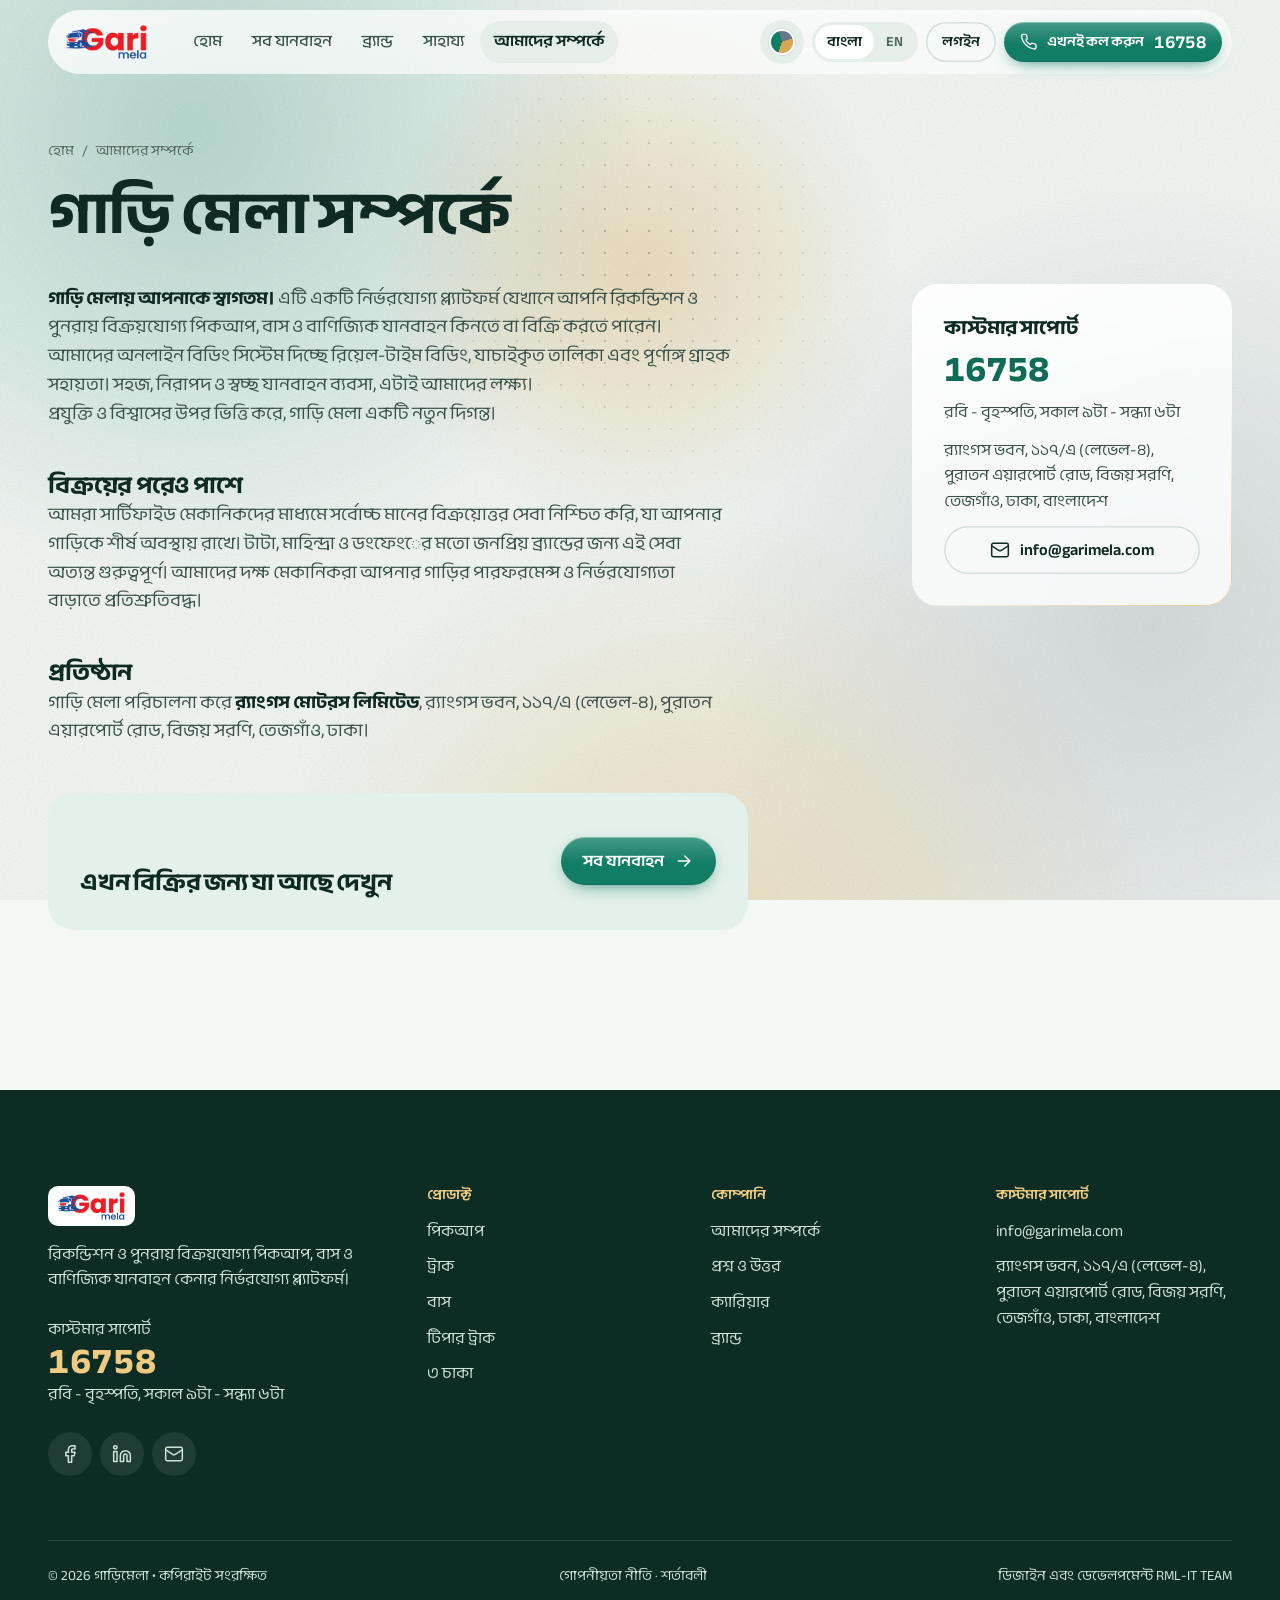
<file: about.html>
<!doctype html>
<html lang="bn">
<head>
  <meta charset="utf-8">
  <script src="assets/theme-init.js?v=20261112b"></script>
  <meta name="viewport" content="width=device-width, initial-scale=1, viewport-fit=cover">
  <title>আমাদের সম্পর্কে · Gari Mela</title>
  <meta name="description" content="গাড়ি মেলা: রিকন্ডিশন ও পুনরায় বিক্রয়যোগ্য পিকআপ, বাস ও বাণিজ্যিক যানবাহন কেনা-বেচার নির্ভরযোগ্য প্ল্যাটফর্ম, র‌্যাংগস মোটরস লিমিটেড।">
  <meta name="theme-color" content="#0B5E4C">
  <meta name="color-scheme" content="light dark">
  <link rel="icon" href="assets/img/favicon.png">
  <link rel="preconnect" href="https://fonts.googleapis.com">
  <link rel="preconnect" href="https://fonts.gstatic.com" crossorigin>
  <link rel="stylesheet" href="https://fonts.googleapis.com/css2?family=Anek+Bangla:wdth,wght@75..125,300..800&family=Atma:wght@600&display=swap">
  <link rel="stylesheet" href="assets/site.css?v=20261112b">
  <link rel="stylesheet" href="assets/themes.css?v=20261112b">
  <script src="assets/site.js?v=20261112b" defer></script>
</head>
<body data-page="static">
<header id="site-header"></header>
<main id="main" class="wrap">
  <div class="page-hero">
    <nav class="crumbs" aria-label="Breadcrumb"><a href="index.html" data-i18n="home"></a><span>/</span><span data-i18n="about"></span></nav>
    <h1><span data-lang="bn">গাড়ি মেলা সম্পর্কে</span><span data-lang="en">About Gari Mela</span></h1>
  </div>
  <div class="text-page">
    <div class="prose">
      <div data-lang="bn">
        <p><strong>গাড়ি মেলায় আপনাকে স্বাগতম।</strong> এটি একটি নির্ভরযোগ্য প্ল্যাটফর্ম যেখানে আপনি রিকন্ডিশন ও পুনরায় বিক্রয়যোগ্য পিকআপ, বাস ও বাণিজ্যিক যানবাহন কিনতে বা বিক্রি করতে পারেন।</p>
        <p>আমাদের অনলাইন বিডিং সিস্টেম দিচ্ছে রিয়েল-টাইম বিডিং, যাচাইকৃত তালিকা এবং পূর্ণাঙ্গ গ্রাহক সহায়তা। সহজ, নিরাপদ ও স্বচ্ছ যানবাহন ব্যবসা, এটাই আমাদের লক্ষ্য।</p>
        <p>প্রযুক্তি ও বিশ্বাসের উপর ভিত্তি করে, গাড়ি মেলা একটি নতুন দিগন্ত।</p>
        <h2>বিক্রয়ের পরেও পাশে</h2>
        <p>আমরা সার্টিফাইড মেকানিকদের মাধ্যমে সর্বোচ্চ মানের বিক্রয়োত্তর সেবা নিশ্চিত করি, যা আপনার গাড়িকে শীর্ষ অবস্থায় রাখে। টাটা, মাহিন্দ্রা ও ডংফেংের মতো জনপ্রিয় ব্র্যান্ডের জন্য এই সেবা অত্যন্ত গুরুত্বপূর্ণ। আমাদের দক্ষ মেকানিকরা আপনার গাড়ির পারফরমেন্স ও নির্ভরযোগ্যতা বাড়াতে প্রতিশ্রুতিবদ্ধ।</p>
        <h2>প্রতিষ্ঠান</h2>
        <p>গাড়ি মেলা পরিচালনা করে <strong>র‌্যাংগস মোটরস লিমিটেড</strong>, র‌্যাংগস ভবন, ১১৭/এ (লেভেল-৪), পুরাতন এয়ারপোর্ট রোড, বিজয় সরণি, তেজগাঁও, ঢাকা।</p>
      </div>
      <div data-lang="en">
        <p><strong>Welcome to Gari Mela,</strong> your trusted marketplace for reconditioned and resale vehicles including pickup trucks, buses and commercial vehicles.</p>
        <p>Our bidding platform ensures transparency, fairness and value for every transaction. Whether you're buying or selling, enjoy verified listings, real-time bidding and full customer support.</p>
        <p>Driven by technology, backed by trust. That's the Gari Mela way.</p>
        <h2>With you after the sale</h2>
        <p>We guarantee top-notch after-sales service by certified mechanics, ensuring your vehicle remains in peak condition. This service is crucial for popular brands like Tata, Mahindra and Dongfeng. Our skilled mechanics are committed to enhancing your vehicle's performance and reliability.</p>
        <h2>The company</h2>
        <p>Gari Mela is operated by <strong>Rangs Motors Limited</strong>, Rangs Bhaban, 117/A (Level-4), Old Airport Road, Bijoy Sarani, Tejgaon, Dhaka.</p>
      </div>
      <div class="callout">
        <h2><span data-lang="bn">এখন বিক্রির জন্য যা আছে দেখুন</span><span data-lang="en">See what's for sale now</span></h2>
        <a class="btn btn--primary" href="vehicles.html"><span data-i18n="vehicles"></span><svg class="icon" aria-hidden="true"><use href="assets/icons.svg#arrow-right"/></svg></a>
      </div>
    </div>
    <aside class="aside-card">
      <h2 data-i18n="support"></h2>
      <a class="big num" href="tel:16758">16758</a>
      <p data-i18n="hours"></p>
      <p data-i18n="address"></p>
      <a class="btn btn--ghost" href="mailto:info@garimela.com"><svg class="icon" aria-hidden="true"><use href="assets/icons.svg#mail"/></svg>info@garimela.com</a>
    </aside>
  </div>
</main>
<footer id="site-footer"></footer>
</body>
</html>
</file>
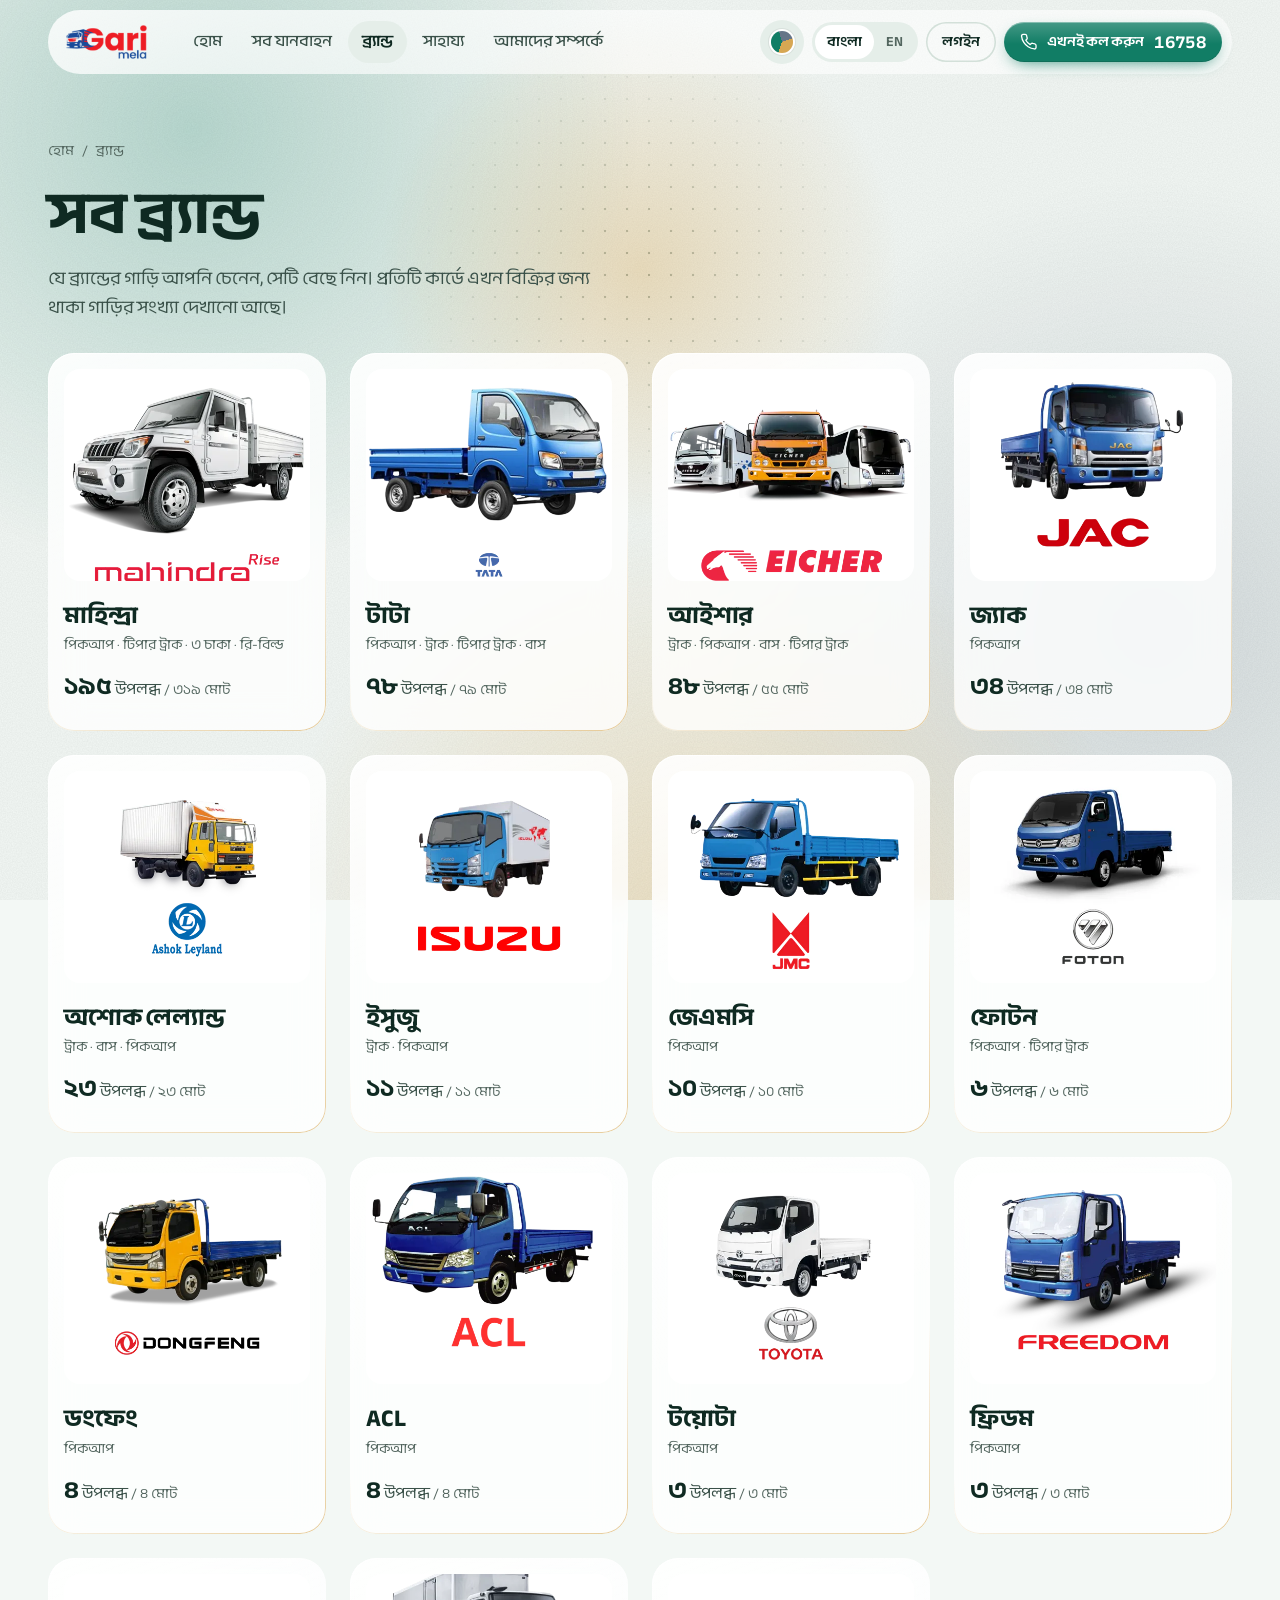
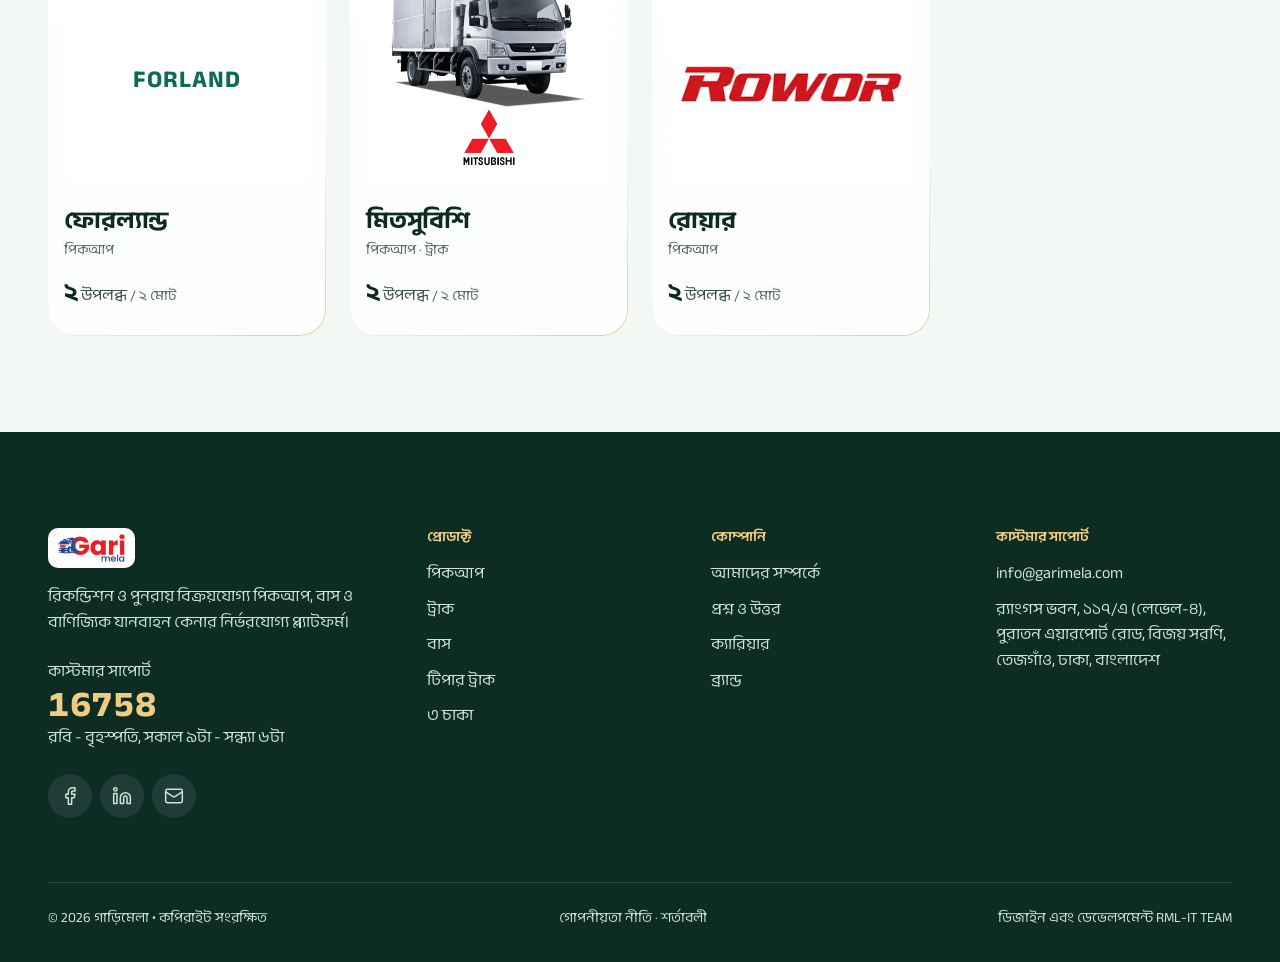
<file: brands.html>
<!doctype html>
<html lang="bn">
<head>
  <meta charset="utf-8">
  <script src="assets/theme-init.js?v=20261112b"></script>
  <meta name="viewport" content="width=device-width, initial-scale=1, viewport-fit=cover">
  <title>ব্র্যান্ড · Gari Mela</title>
  <meta name="description" content="মাহিন্দ্রা, টাটা, আইশার, অশোক লেল্যান্ড, জ্যাকসহ ১৫টি ব্র্যান্ডের ব্যবহৃত বাণিজ্যিক যানবাহন।">
  <meta name="theme-color" content="#0B5E4C">
  <meta name="color-scheme" content="light dark">
  <link rel="icon" href="assets/img/favicon.png">
  <link rel="preconnect" href="https://fonts.googleapis.com">
  <link rel="preconnect" href="https://fonts.gstatic.com" crossorigin>
  <link rel="stylesheet" href="https://fonts.googleapis.com/css2?family=Anek+Bangla:wdth,wght@75..125,300..800&family=Atma:wght@600&display=swap">
  <link rel="stylesheet" href="assets/site.css?v=20261112b">
  <link rel="stylesheet" href="assets/themes.css?v=20261112b">
  <script src="assets/site.js?v=20261112b" defer></script>
</head>
<body data-page="brands">
<header id="site-header"></header>
<main id="main" class="wrap">
  <div class="page-hero">
    <nav class="crumbs" aria-label="Breadcrumb"><a href="index.html" data-i18n="home"></a><span>/</span><span data-i18n="brands"></span></nav>
    <h1><span data-lang="bn">সব ব্র্যান্ড</span><span data-lang="en">All brands</span></h1>
    <p class="lede"><span data-lang="bn">যে ব্র্যান্ডের গাড়ি আপনি চেনেন, সেটি বেছে নিন। প্রতিটি কার্ডে এখন বিক্রির জন্য থাকা গাড়ির সংখ্যা দেখানো আছে।</span><span data-lang="en">Start from the make you know. Each card shows how many are for sale right now.</span></p>
  </div>
  <div class="brand-grid" id="brand-grid">
    <div class="skel" style="height:300px"></div><div class="skel" style="height:300px"></div><div class="skel" style="height:300px"></div><div class="skel" style="height:300px"></div>
  </div>
</main>
<footer id="site-footer"></footer>
</body>
</html>
</file>
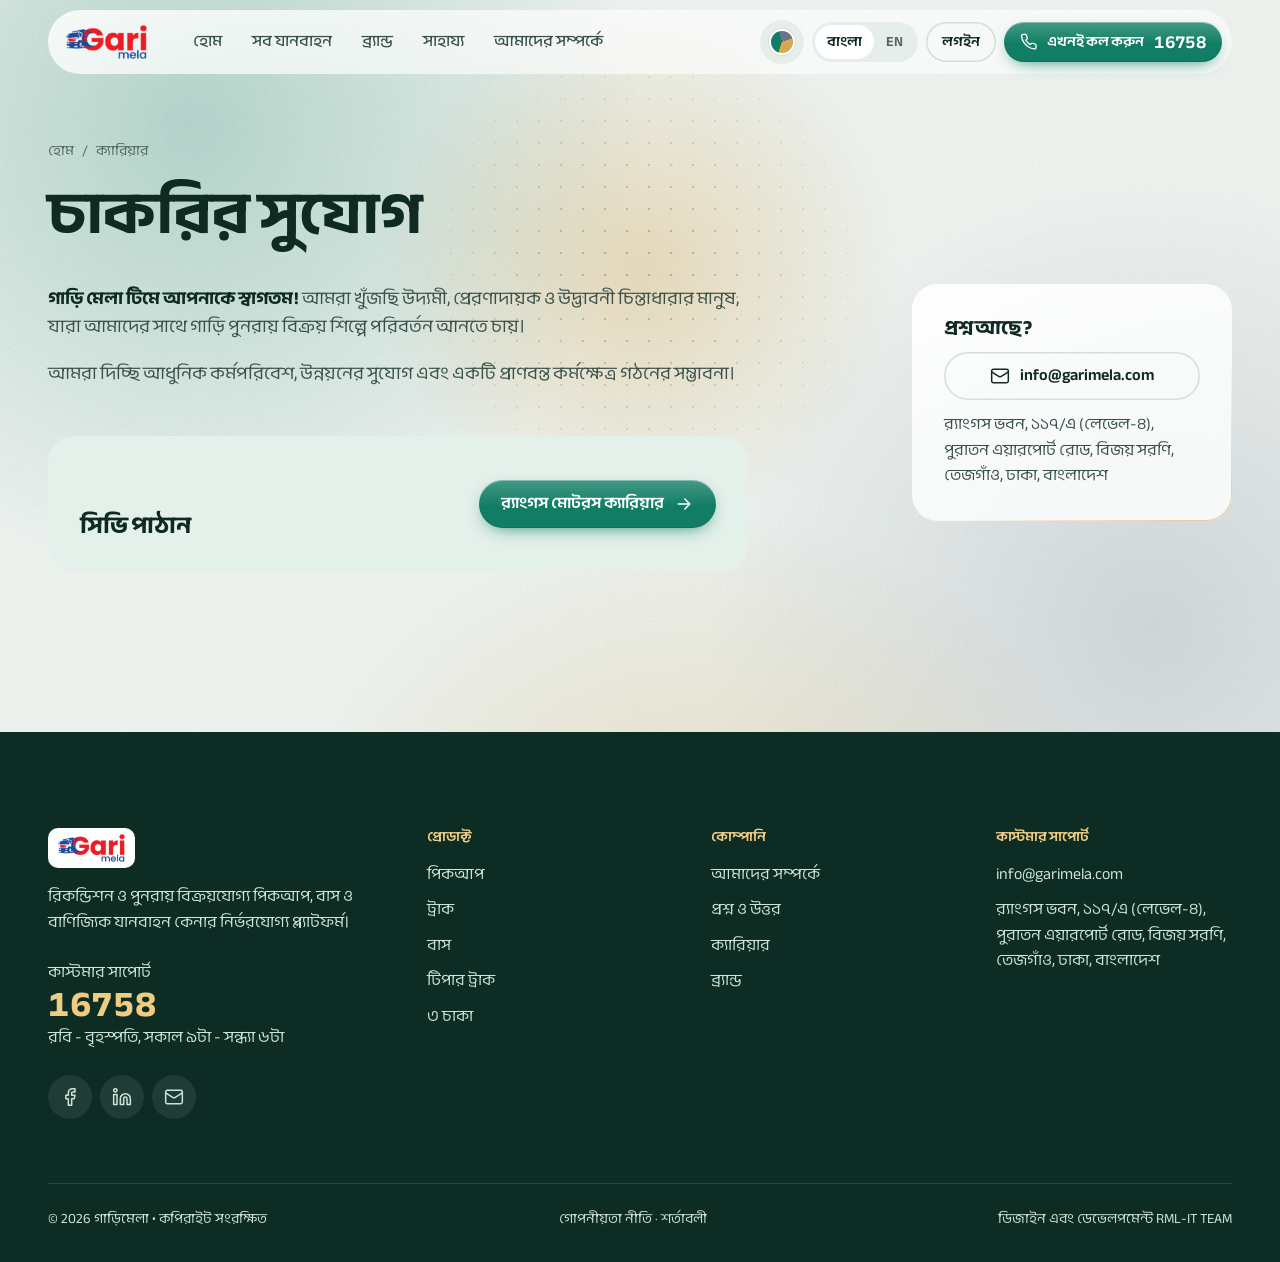
<file: careers.html>
<!doctype html>
<html lang="bn">
<head>
  <meta charset="utf-8">
  <script src="assets/theme-init.js?v=20261112b"></script>
  <meta name="viewport" content="width=device-width, initial-scale=1, viewport-fit=cover">
  <title>ক্যারিয়ার · Gari Mela</title>
  <meta name="theme-color" content="#0B5E4C">
  <meta name="color-scheme" content="light dark">
  <link rel="icon" href="assets/img/favicon.png">
  <link rel="preconnect" href="https://fonts.googleapis.com">
  <link rel="preconnect" href="https://fonts.gstatic.com" crossorigin>
  <link rel="stylesheet" href="https://fonts.googleapis.com/css2?family=Anek+Bangla:wdth,wght@75..125,300..800&family=Atma:wght@600&display=swap">
  <link rel="stylesheet" href="assets/site.css?v=20261112b">
  <link rel="stylesheet" href="assets/themes.css?v=20261112b">
  <script src="assets/site.js?v=20261112b" defer></script>
</head>
<body data-page="static">
<header id="site-header"></header>
<main id="main" class="wrap">
  <div class="page-hero">
    <nav class="crumbs" aria-label="Breadcrumb"><a href="index.html" data-i18n="home"></a><span>/</span><span data-i18n="careers"></span></nav>
    <h1><span data-lang="bn">চাকরির সুযোগ</span><span data-lang="en">Careers</span></h1>
  </div>
  <div class="text-page">
    <div class="prose">
      <p data-lang="bn"><strong>গাড়ি মেলা টিমে আপনাকে স্বাগতম!</strong> আমরা খুঁজছি উদ্যমী, প্রেরণাদায়ক ও উদ্ভাবনী চিন্তাধারার মানুষ, যারা আমাদের সাথে গাড়ি পুনরায় বিক্রয় শিল্পে পরিবর্তন আনতে চায়।</p>
      <p data-lang="bn">আমরা দিচ্ছি আধুনিক কর্মপরিবেশ, উন্নয়নের সুযোগ এবং একটি প্রাণবন্ত কর্মক্ষেত্র গঠনের সম্ভাবনা।</p>
      <p data-lang="en"><strong>At Gari Mela, we're always looking for passionate, talented people</strong> to join a growing team. If you're excited about changing the vehicle resale industry with technology, we'd love to hear from you.</p>
      <p data-lang="en">We offer a dynamic work environment, growth opportunities, and the chance to make a real impact in the automotive sector.</p>
      <div class="callout">
        <h2><span data-lang="bn">সিভি পাঠান</span><span data-lang="en">Send your CV</span></h2>
        <a class="btn btn--primary" href="https://www.rangsmotors.com/careers"><span data-lang="bn">র‌্যাংগস মোটরস ক্যারিয়ার</span><span data-lang="en">Rangs Motors careers</span><svg class="icon" aria-hidden="true"><use href="assets/icons.svg#arrow-right"/></svg></a>
      </div>
    </div>
    <aside class="aside-card">
      <h2><span data-lang="bn">প্রশ্ন আছে?</span><span data-lang="en">Questions?</span></h2>
      <a class="btn btn--ghost" href="mailto:info@garimela.com"><svg class="icon" aria-hidden="true"><use href="assets/icons.svg#mail"/></svg>info@garimela.com</a>
      <p data-i18n="address"></p>
    </aside>
  </div>
</main>
<footer id="site-footer"></footer>
</body>
</html>
</file>
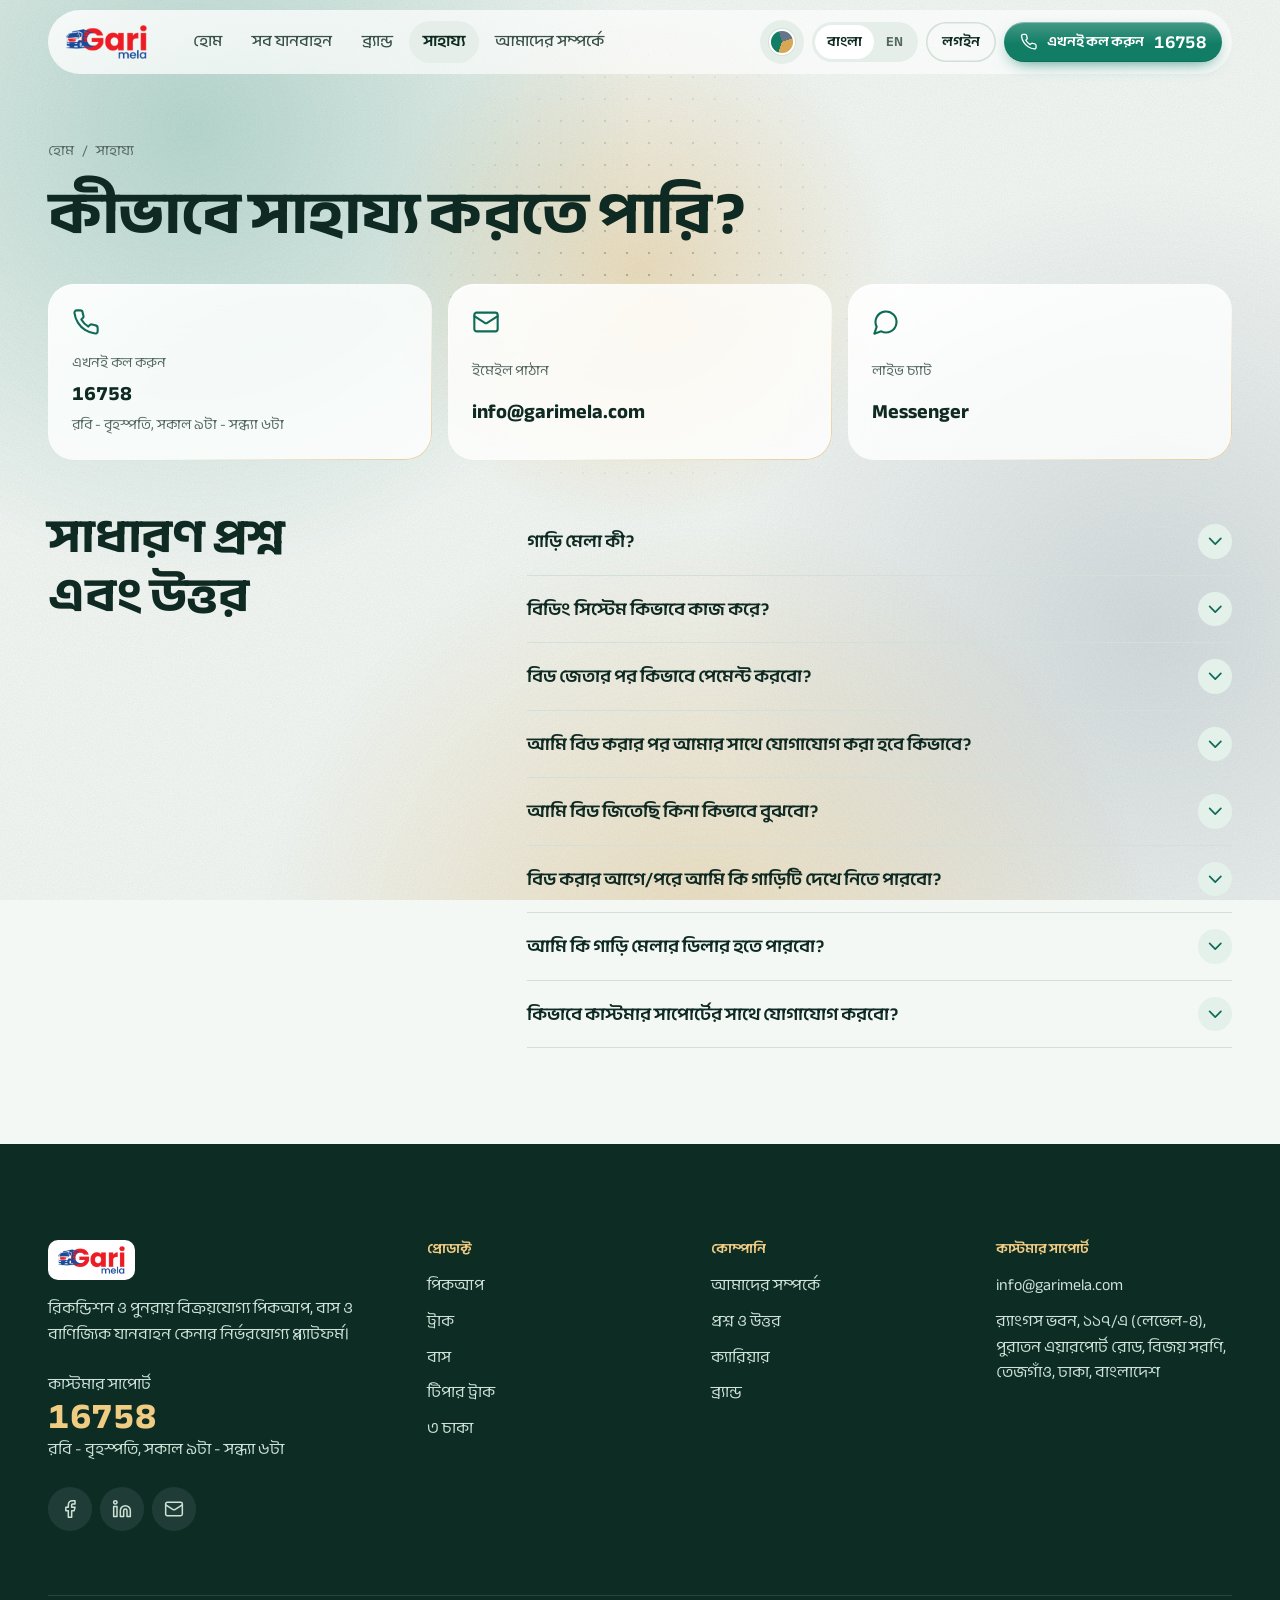
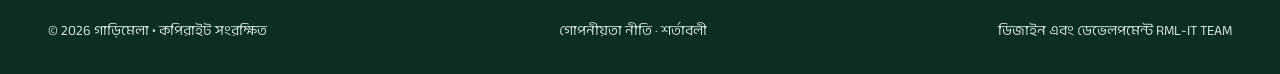
<file: help.html>
<!doctype html>
<html lang="bn">
<head>
  <meta charset="utf-8">
  <script src="assets/theme-init.js?v=20261112b"></script>
  <meta name="viewport" content="width=device-width, initial-scale=1, viewport-fit=cover">
  <title>সাহায্য ও প্রশ্নোত্তর · Gari Mela</title>
  <meta name="description" content="বিডিং, পেমেন্ট, গাড়ি পরিদর্শন ও ডিলারশিপ নিয়ে সাধারণ প্রশ্ন ও উত্তর। হটলাইন ১৬৭৫৮।">
  <meta name="theme-color" content="#0B5E4C">
  <meta name="color-scheme" content="light dark">
  <link rel="icon" href="assets/img/favicon.png">
  <link rel="preconnect" href="https://fonts.googleapis.com">
  <link rel="preconnect" href="https://fonts.gstatic.com" crossorigin>
  <link rel="stylesheet" href="https://fonts.googleapis.com/css2?family=Anek+Bangla:wdth,wght@75..125,300..800&family=Atma:wght@600&display=swap">
  <link rel="stylesheet" href="assets/site.css?v=20261112b">
  <link rel="stylesheet" href="assets/themes.css?v=20261112b">
  <script src="assets/site.js?v=20261112b" defer></script>
</head>
<body data-page="help">
<header id="site-header"></header>
<main id="main" class="wrap">
  <div class="page-hero">
    <nav class="crumbs" aria-label="Breadcrumb"><a href="index.html" data-i18n="home"></a><span>/</span><span data-i18n="help"></span></nav>
    <h1><span data-lang="bn">কীভাবে সাহায্য করতে পারি?</span><span data-lang="en">How can we help?</span></h1>
  </div>

  <div class="contact-cards">
    <a class="contact-card" href="tel:16758"><svg class="icon" aria-hidden="true"><use href="assets/icons.svg#phone"/></svg>
      <span data-i18n="callNow"></span><strong class="num">16758</strong><span data-i18n="hours"></span></a>
    <a class="contact-card" href="mailto:info@garimela.com"><svg class="icon" aria-hidden="true"><use href="assets/icons.svg#mail"/></svg>
      <span><span data-lang="bn">ইমেইল পাঠান</span><span data-lang="en">Send an email</span></span><strong>info@garimela.com</strong></a>
    <a class="contact-card" href="https://m.me/226918760498370"><svg class="icon" aria-hidden="true"><use href="assets/icons.svg#message"/></svg>
      <span><span data-lang="bn">লাইভ চ্যাট</span><span data-lang="en">Live chat</span></span><strong>Messenger</strong></a>
  </div>

  <section class="faq-grid" aria-labelledby="faq-title">
    <div><h2 class="h2" id="faq-title"><span data-lang="bn">সাধারণ প্রশ্ন এবং উত্তর</span><span data-lang="en">Common questions</span></h2></div>
    <div class="faqs" id="faqs"><div class="skel" style="height:64px;margin-bottom:8px"></div><div class="skel" style="height:64px;margin-bottom:8px"></div><div class="skel" style="height:64px"></div></div>
  </section>
</main>
<footer id="site-footer"></footer>
</body>
</html>
</file>
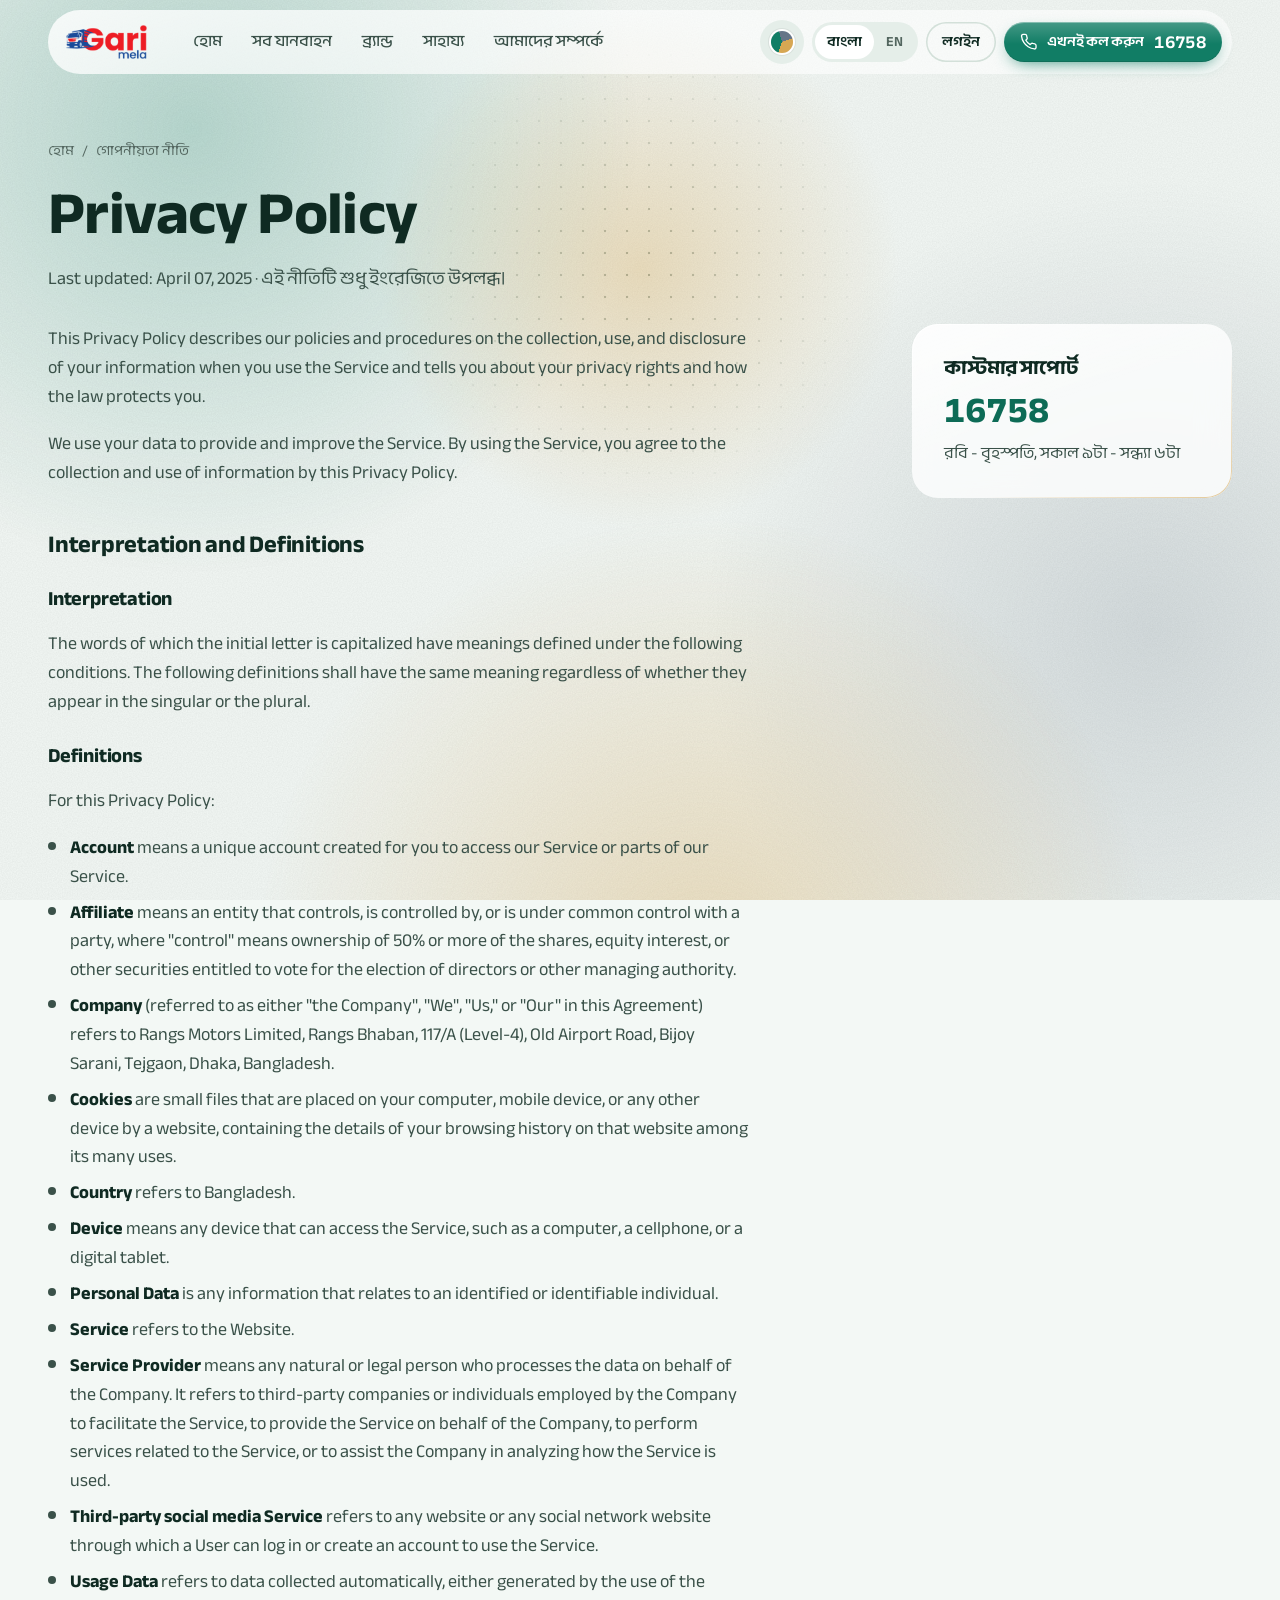
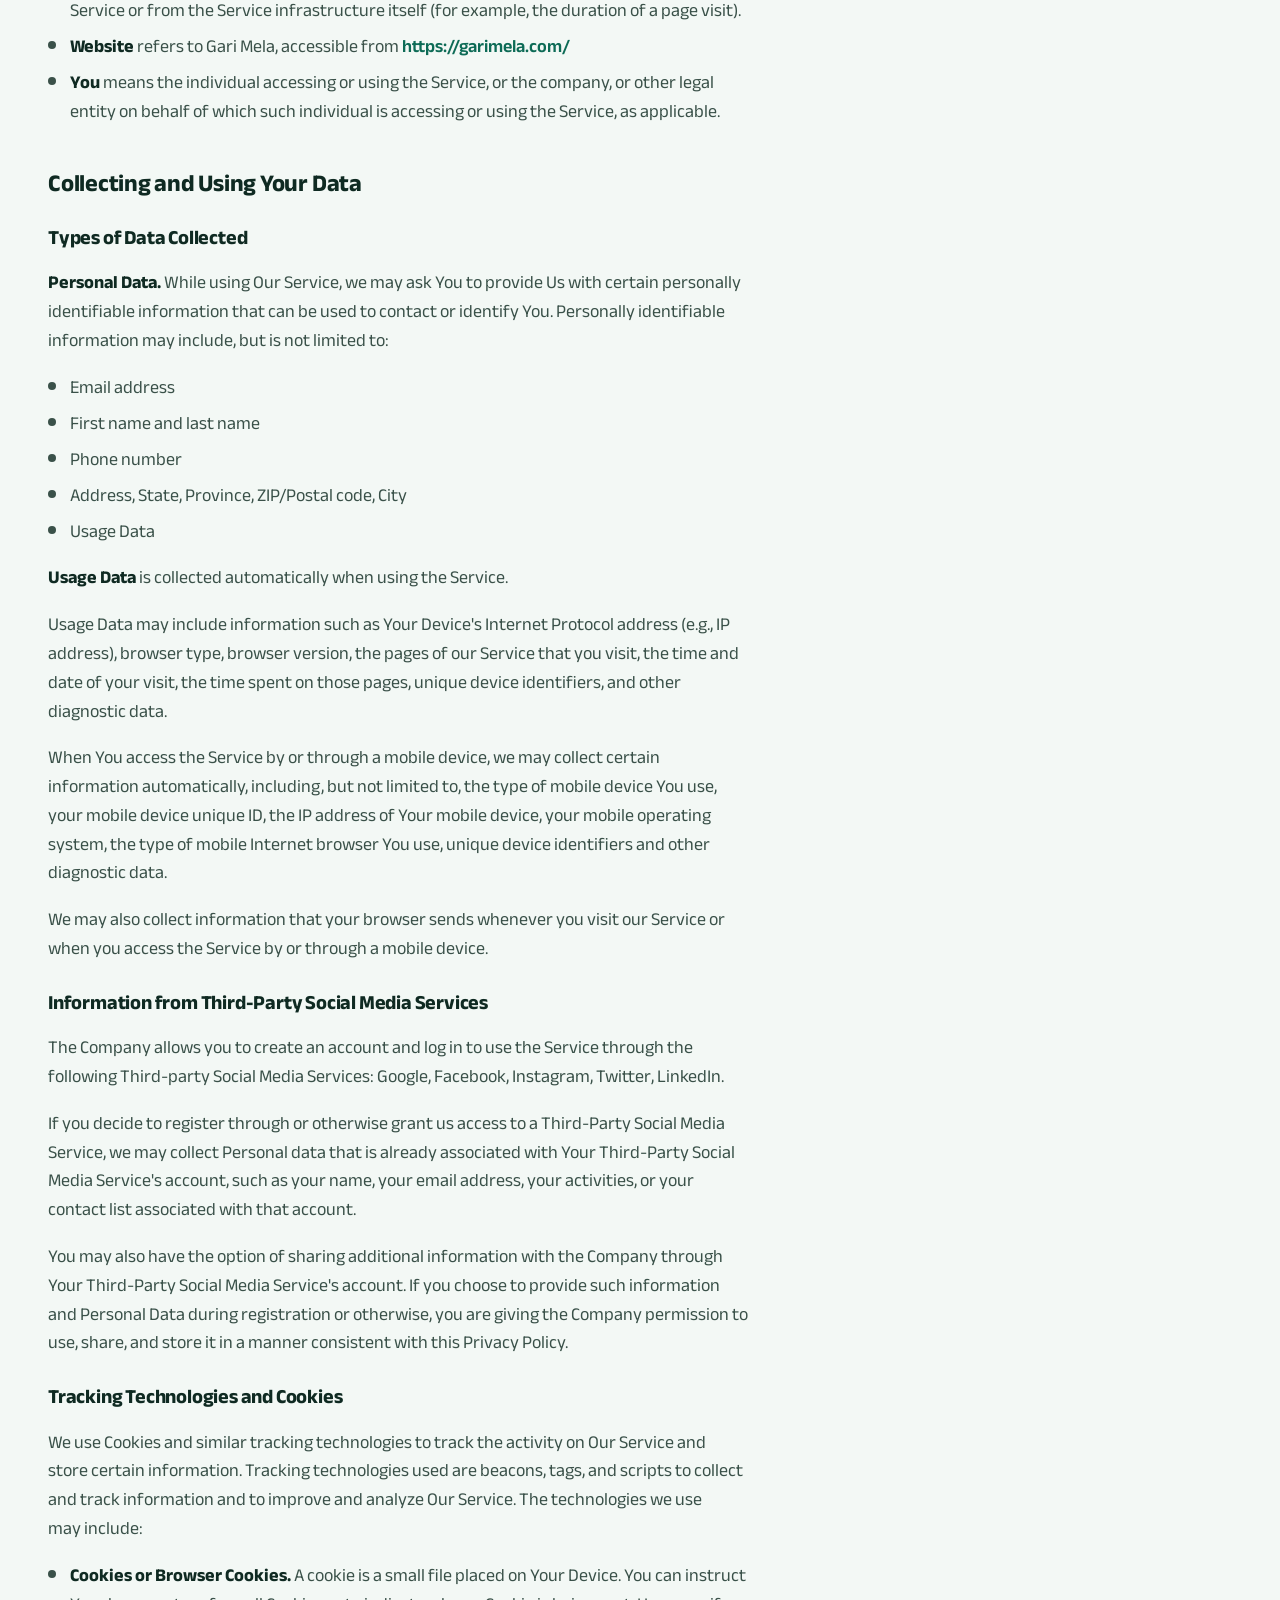
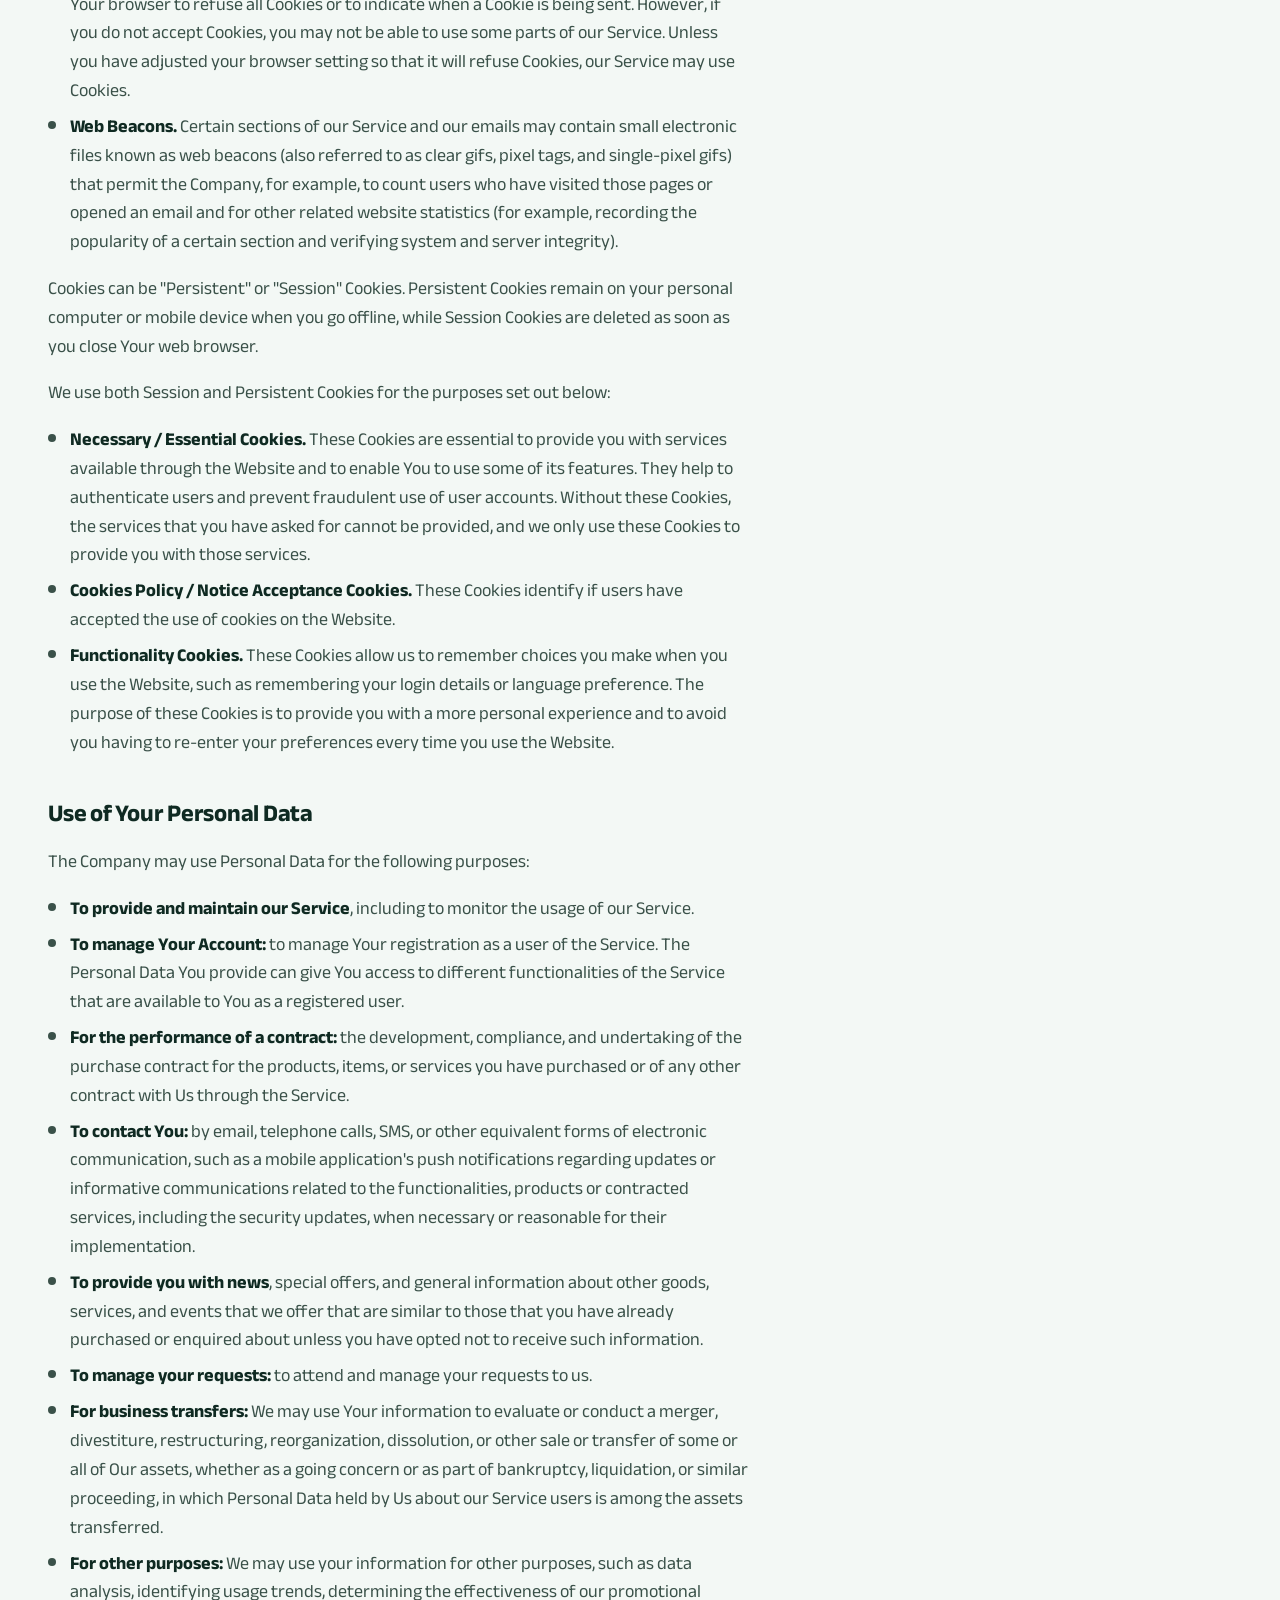
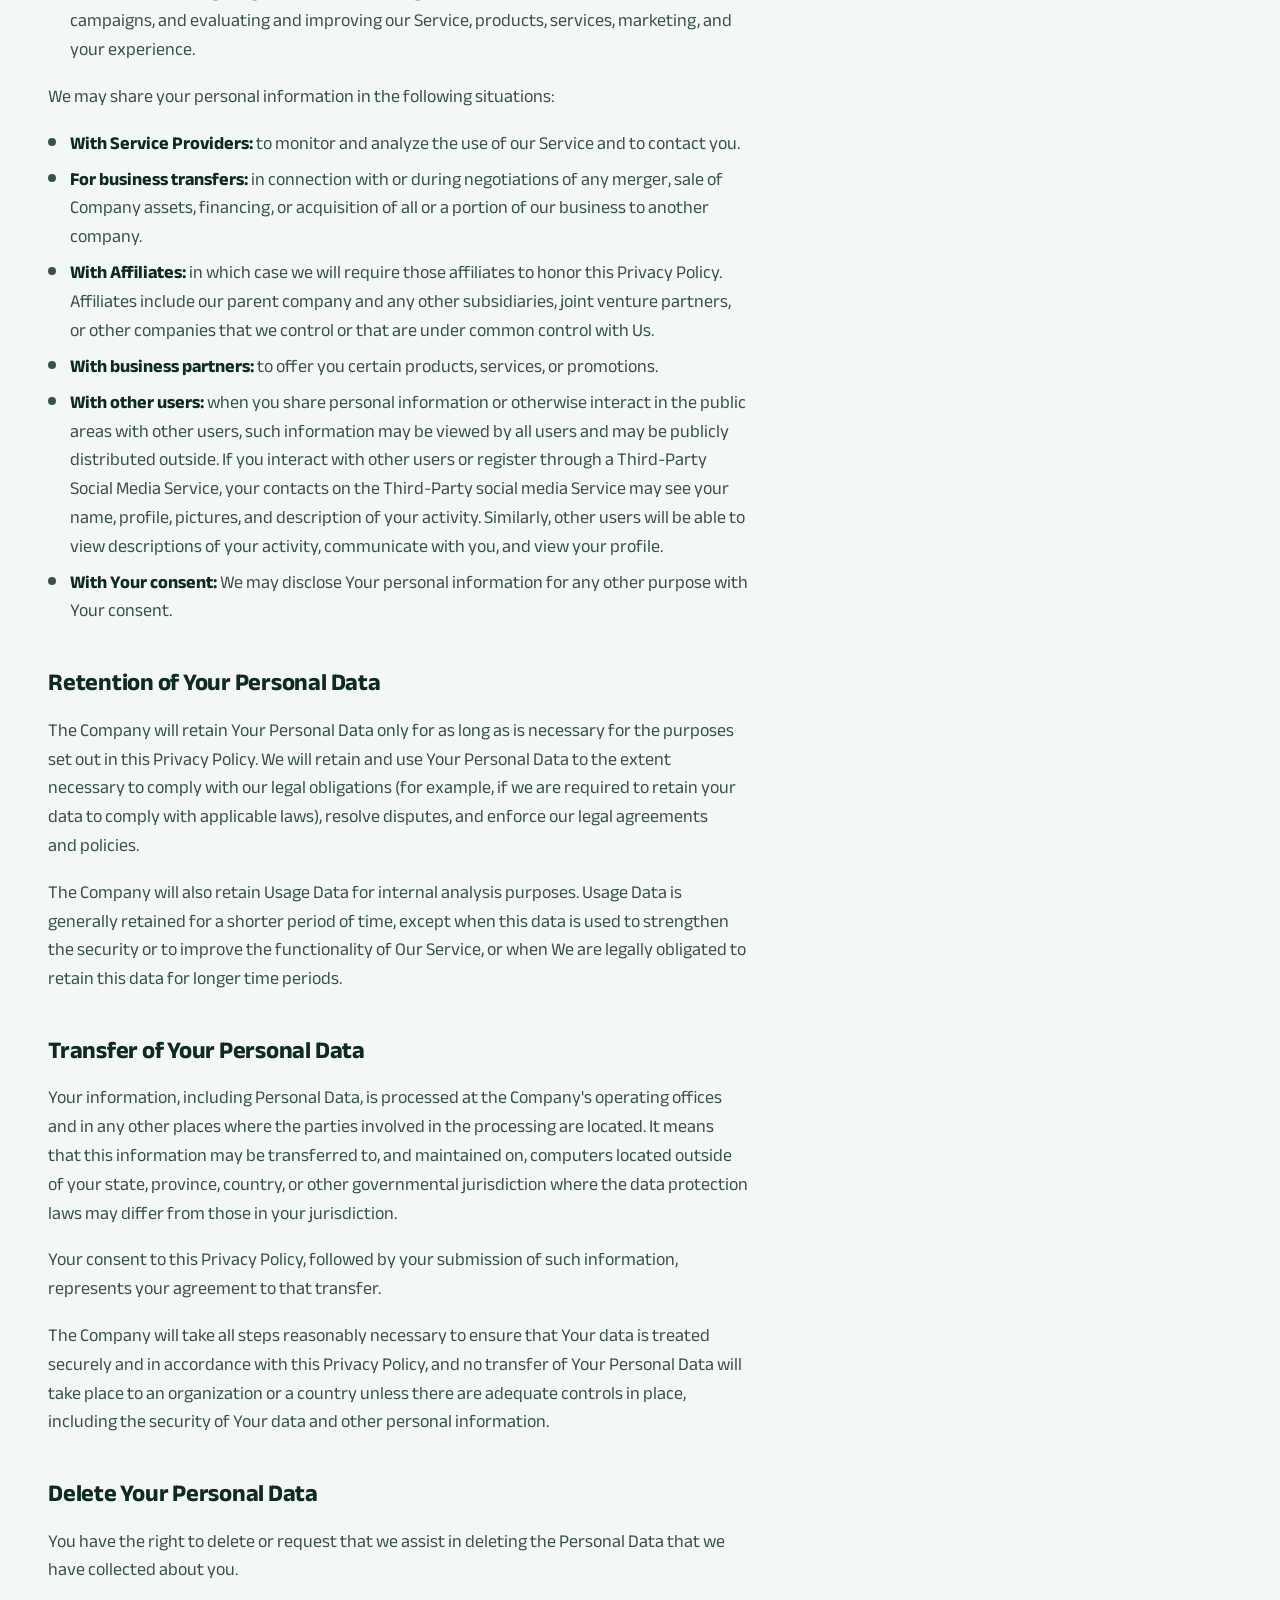
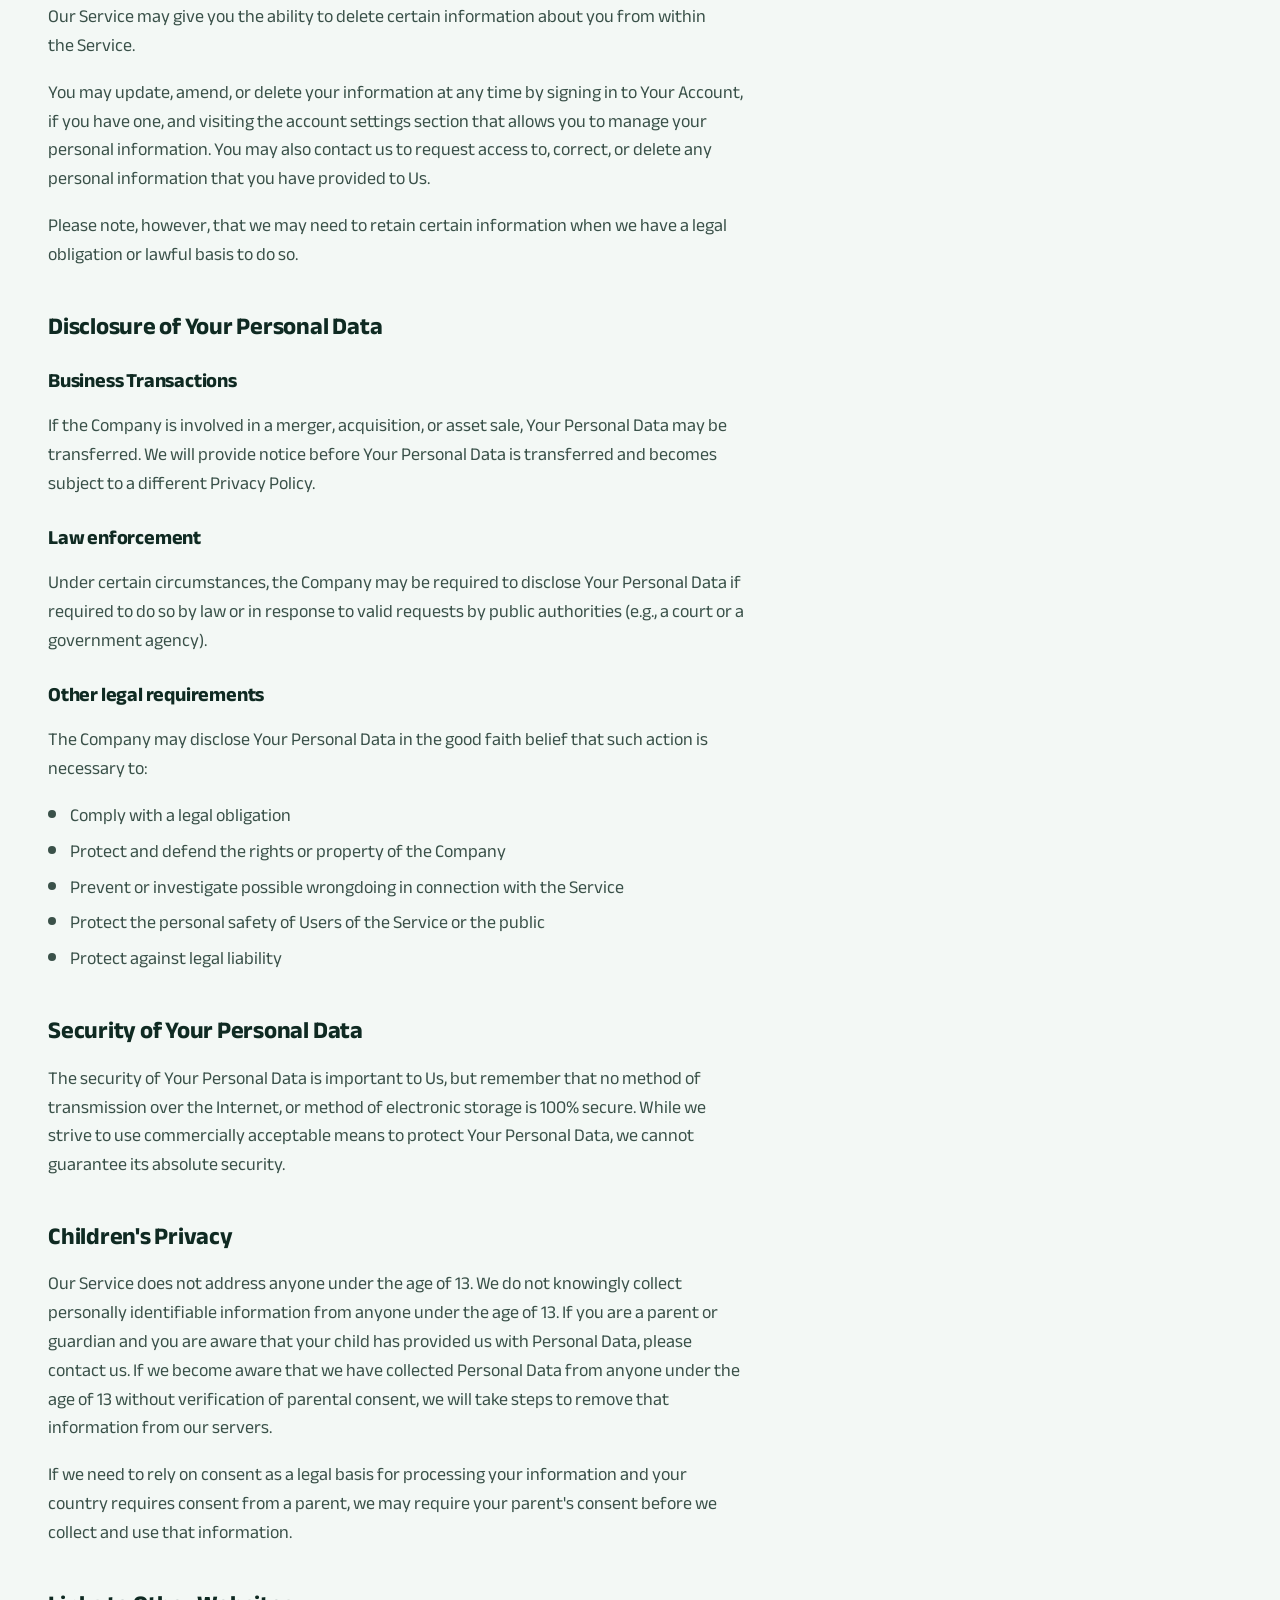
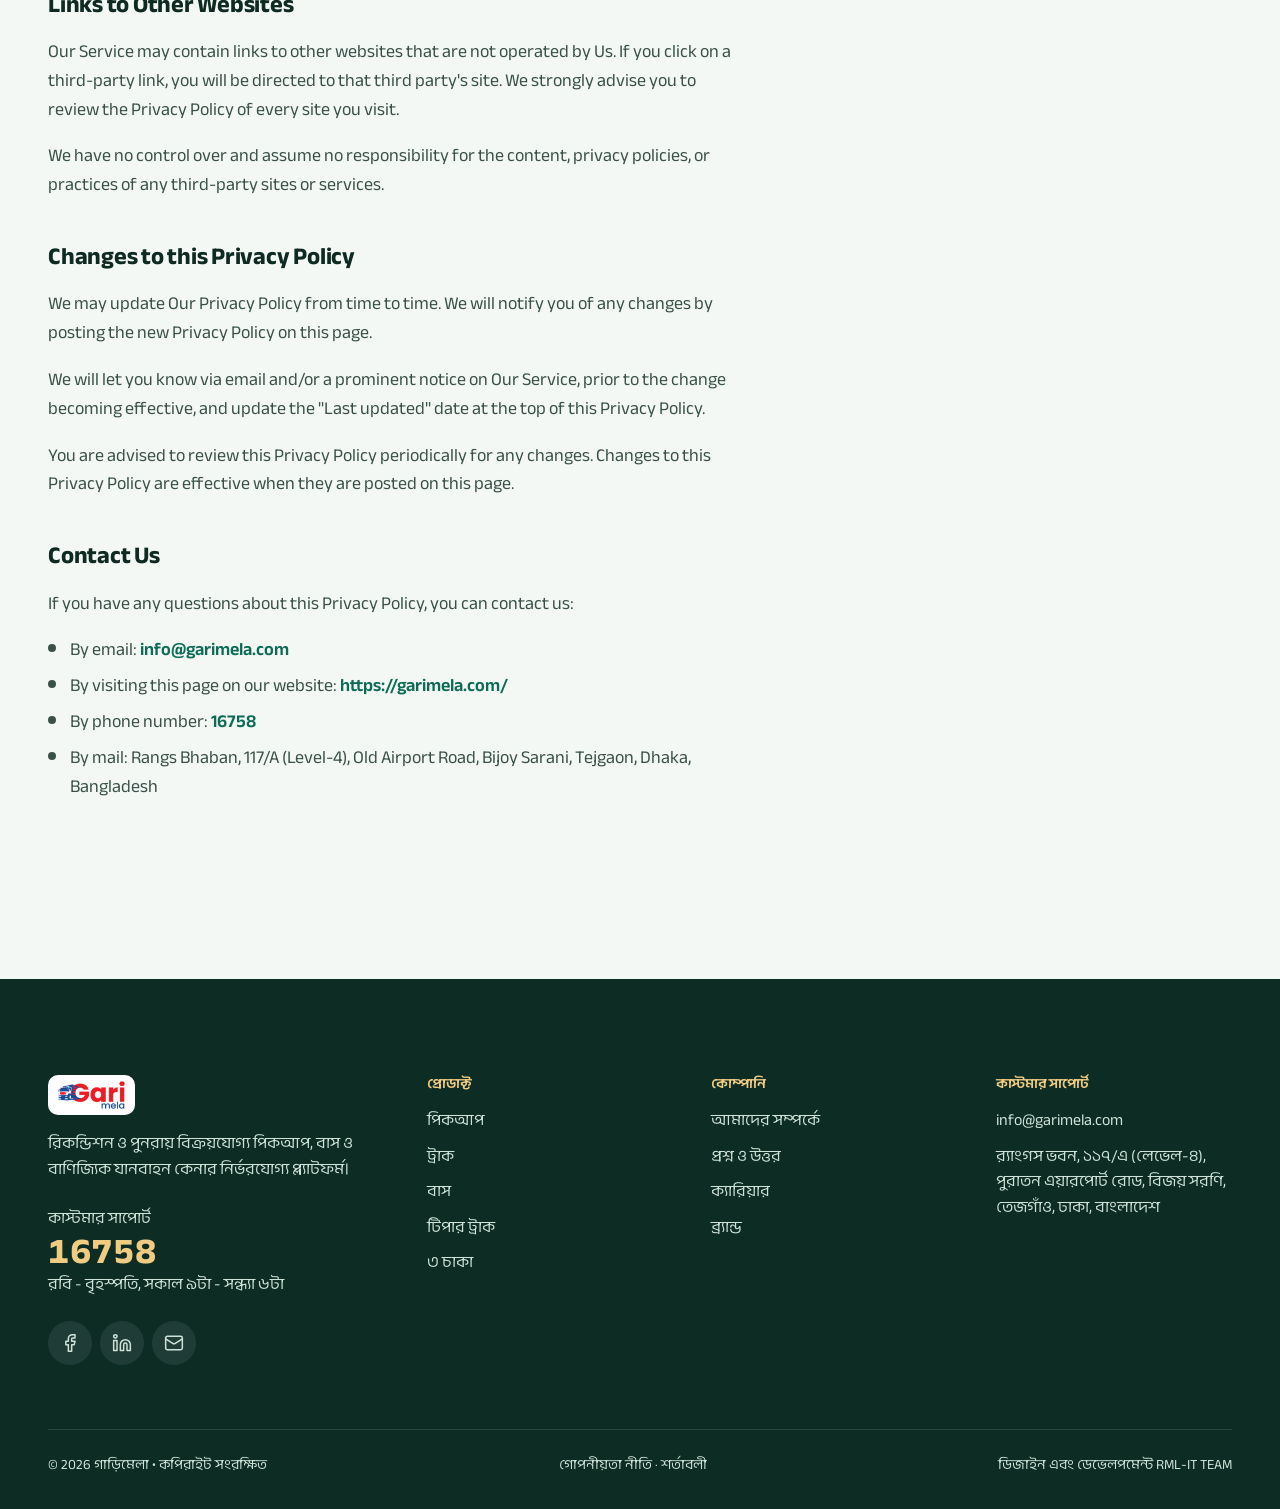
<file: privacy.html>
<!doctype html>
<html lang="bn">
<head>
  <meta charset="utf-8">
  <script src="assets/theme-init.js?v=20261112b"></script>
  <meta name="viewport" content="width=device-width, initial-scale=1, viewport-fit=cover">
  <title>Privacy Policy · Gari Mela</title>
  <meta name="theme-color" content="#0B5E4C">
  <meta name="color-scheme" content="light dark">
  <link rel="icon" href="assets/img/favicon.png">
  <link rel="preconnect" href="https://fonts.googleapis.com">
  <link rel="preconnect" href="https://fonts.gstatic.com" crossorigin>
  <link rel="stylesheet" href="https://fonts.googleapis.com/css2?family=Anek+Bangla:wdth,wght@75..125,300..800&family=Atma:wght@600&display=swap">
  <link rel="stylesheet" href="assets/site.css?v=20261112b">
  <link rel="stylesheet" href="assets/themes.css?v=20261112b">
  <script src="assets/site.js?v=20261112b" defer></script>
</head>
<body data-page="static">
<header id="site-header"></header>
<main id="main" class="wrap">
  <div class="page-hero">
    <nav class="crumbs" aria-label="Breadcrumb"><a href="index.html" data-i18n="home"></a><span>/</span><span data-i18n="privacy"></span></nav>
    <h1>Privacy Policy</h1>
    <p class="lede">Last updated: April 07, 2025 <span data-lang="bn">· এই নীতিটি শুধু ইংরেজিতে উপলব্ধ।</span></p>
  </div>
  <div class="text-page">
    <article class="prose" lang="en">
      <p>This Privacy Policy describes our policies and procedures on the collection, use, and disclosure of your information when you use the Service and tells you about your privacy rights and how the law protects you.</p>
      <p>We use your data to provide and improve the Service. By using the Service, you agree to the collection and use of information by this Privacy Policy.</p>

      <h2>Interpretation and Definitions</h2>
      <h3>Interpretation</h3>
      <p>The words of which the initial letter is capitalized have meanings defined under the following conditions. The following definitions shall have the same meaning regardless of whether they appear in the singular or the plural.</p>
      <h3>Definitions</h3>
      <p>For this Privacy Policy:</p>
      <ul>
        <li><strong>Account</strong> means a unique account created for you to access our Service or parts of our Service.</li>
        <li><strong>Affiliate</strong> means an entity that controls, is controlled by, or is under common control with a party, where "control" means ownership of 50% or more of the shares, equity interest, or other securities entitled to vote for the election of directors or other managing authority.</li>
        <li><strong>Company</strong> (referred to as either "the Company", "We", "Us," or "Our" in this Agreement) refers to Rangs Motors Limited, Rangs Bhaban, 117/A (Level-4), Old Airport Road, Bijoy Sarani, Tejgaon, Dhaka, Bangladesh.</li>
        <li><strong>Cookies</strong> are small files that are placed on your computer, mobile device, or any other device by a website, containing the details of your browsing history on that website among its many uses.</li>
        <li><strong>Country</strong> refers to Bangladesh.</li>
        <li><strong>Device</strong> means any device that can access the Service, such as a computer, a cellphone, or a digital tablet.</li>
        <li><strong>Personal Data</strong> is any information that relates to an identified or identifiable individual.</li>
        <li><strong>Service</strong> refers to the Website.</li>
        <li><strong>Service Provider</strong> means any natural or legal person who processes the data on behalf of the Company. It refers to third-party companies or individuals employed by the Company to facilitate the Service, to provide the Service on behalf of the Company, to perform services related to the Service, or to assist the Company in analyzing how the Service is used.</li>
        <li><strong>Third-party social media Service</strong> refers to any website or any social network website through which a User can log in or create an account to use the Service.</li>
        <li><strong>Usage Data</strong> refers to data collected automatically, either generated by the use of the Service or from the Service infrastructure itself (for example, the duration of a page visit).</li>
        <li><strong>Website</strong> refers to Gari Mela, accessible from <a class="link" href="https://garimela.com/">https://garimela.com/</a></li>
        <li><strong>You</strong> means the individual accessing or using the Service, or the company, or other legal entity on behalf of which such individual is accessing or using the Service, as applicable.</li>
      </ul>

      <h2>Collecting and Using Your Data</h2>
      <h3>Types of Data Collected</h3>
      <p><strong>Personal Data.</strong> While using Our Service, we may ask You to provide Us with certain personally identifiable information that can be used to contact or identify You. Personally identifiable information may include, but is not limited to:</p>
      <ul><li>Email address</li><li>First name and last name</li><li>Phone number</li><li>Address, State, Province, ZIP/Postal code, City</li><li>Usage Data</li></ul>
      <p><strong>Usage Data</strong> is collected automatically when using the Service.</p>
      <p>Usage Data may include information such as Your Device's Internet Protocol address (e.g., IP address), browser type, browser version, the pages of our Service that you visit, the time and date of your visit, the time spent on those pages, unique device identifiers, and other diagnostic data.</p>
      <p>When You access the Service by or through a mobile device, we may collect certain information automatically, including, but not limited to, the type of mobile device You use, your mobile device unique ID, the IP address of Your mobile device, your mobile operating system, the type of mobile Internet browser You use, unique device identifiers and other diagnostic data.</p>
      <p>We may also collect information that your browser sends whenever you visit our Service or when you access the Service by or through a mobile device.</p>
      <h3>Information from Third-Party Social Media Services</h3>
      <p>The Company allows you to create an account and log in to use the Service through the following Third-party Social Media Services: Google, Facebook, Instagram, Twitter, LinkedIn.</p>
      <p>If you decide to register through or otherwise grant us access to a Third-Party Social Media Service, we may collect Personal data that is already associated with Your Third-Party Social Media Service's account, such as your name, your email address, your activities, or your contact list associated with that account.</p>
      <p>You may also have the option of sharing additional information with the Company through Your Third-Party Social Media Service's account. If you choose to provide such information and Personal Data during registration or otherwise, you are giving the Company permission to use, share, and store it in a manner consistent with this Privacy Policy.</p>
      <h3>Tracking Technologies and Cookies</h3>
      <p>We use Cookies and similar tracking technologies to track the activity on Our Service and store certain information. Tracking technologies used are beacons, tags, and scripts to collect and track information and to improve and analyze Our Service. The technologies we use may include:</p>
      <ul>
        <li><strong>Cookies or Browser Cookies.</strong> A cookie is a small file placed on Your Device. You can instruct Your browser to refuse all Cookies or to indicate when a Cookie is being sent. However, if you do not accept Cookies, you may not be able to use some parts of our Service. Unless you have adjusted your browser setting so that it will refuse Cookies, our Service may use Cookies.</li>
        <li><strong>Web Beacons.</strong> Certain sections of our Service and our emails may contain small electronic files known as web beacons (also referred to as clear gifs, pixel tags, and single-pixel gifs) that permit the Company, for example, to count users who have visited those pages or opened an email and for other related website statistics (for example, recording the popularity of a certain section and verifying system and server integrity).</li>
      </ul>
      <p>Cookies can be "Persistent" or "Session" Cookies. Persistent Cookies remain on your personal computer or mobile device when you go offline, while Session Cookies are deleted as soon as you close Your web browser.</p>
      <p>We use both Session and Persistent Cookies for the purposes set out below:</p>
      <ul>
        <li><strong>Necessary / Essential Cookies.</strong> These Cookies are essential to provide you with services available through the Website and to enable You to use some of its features. They help to authenticate users and prevent fraudulent use of user accounts. Without these Cookies, the services that you have asked for cannot be provided, and we only use these Cookies to provide you with those services.</li>
        <li><strong>Cookies Policy / Notice Acceptance Cookies.</strong> These Cookies identify if users have accepted the use of cookies on the Website.</li>
        <li><strong>Functionality Cookies.</strong> These Cookies allow us to remember choices you make when you use the Website, such as remembering your login details or language preference. The purpose of these Cookies is to provide you with a more personal experience and to avoid you having to re-enter your preferences every time you use the Website.</li>
      </ul>

      <h2>Use of Your Personal Data</h2>
      <p>The Company may use Personal Data for the following purposes:</p>
      <ul>
        <li><strong>To provide and maintain our Service</strong>, including to monitor the usage of our Service.</li>
        <li><strong>To manage Your Account:</strong> to manage Your registration as a user of the Service. The Personal Data You provide can give You access to different functionalities of the Service that are available to You as a registered user.</li>
        <li><strong>For the performance of a contract:</strong> the development, compliance, and undertaking of the purchase contract for the products, items, or services you have purchased or of any other contract with Us through the Service.</li>
        <li><strong>To contact You:</strong> by email, telephone calls, SMS, or other equivalent forms of electronic communication, such as a mobile application's push notifications regarding updates or informative communications related to the functionalities, products or contracted services, including the security updates, when necessary or reasonable for their implementation.</li>
        <li><strong>To provide you with news</strong>, special offers, and general information about other goods, services, and events that we offer that are similar to those that you have already purchased or enquired about unless you have opted not to receive such information.</li>
        <li><strong>To manage your requests:</strong> to attend and manage your requests to us.</li>
        <li><strong>For business transfers:</strong> We may use Your information to evaluate or conduct a merger, divestiture, restructuring, reorganization, dissolution, or other sale or transfer of some or all of Our assets, whether as a going concern or as part of bankruptcy, liquidation, or similar proceeding, in which Personal Data held by Us about our Service users is among the assets transferred.</li>
        <li><strong>For other purposes:</strong> We may use your information for other purposes, such as data analysis, identifying usage trends, determining the effectiveness of our promotional campaigns, and evaluating and improving our Service, products, services, marketing, and your experience.</li>
      </ul>
      <p>We may share your personal information in the following situations:</p>
      <ul>
        <li><strong>With Service Providers:</strong> to monitor and analyze the use of our Service and to contact you.</li>
        <li><strong>For business transfers:</strong> in connection with or during negotiations of any merger, sale of Company assets, financing, or acquisition of all or a portion of our business to another company.</li>
        <li><strong>With Affiliates:</strong> in which case we will require those affiliates to honor this Privacy Policy. Affiliates include our parent company and any other subsidiaries, joint venture partners, or other companies that we control or that are under common control with Us.</li>
        <li><strong>With business partners:</strong> to offer you certain products, services, or promotions.</li>
        <li><strong>With other users:</strong> when you share personal information or otherwise interact in the public areas with other users, such information may be viewed by all users and may be publicly distributed outside. If you interact with other users or register through a Third-Party Social Media Service, your contacts on the Third-Party social media Service may see your name, profile, pictures, and description of your activity. Similarly, other users will be able to view descriptions of your activity, communicate with you, and view your profile.</li>
        <li><strong>With Your consent:</strong> We may disclose Your personal information for any other purpose with Your consent.</li>
      </ul>

      <h2>Retention of Your Personal Data</h2>
      <p>The Company will retain Your Personal Data only for as long as is necessary for the purposes set out in this Privacy Policy. We will retain and use Your Personal Data to the extent necessary to comply with our legal obligations (for example, if we are required to retain your data to comply with applicable laws), resolve disputes, and enforce our legal agreements and policies.</p>
      <p>The Company will also retain Usage Data for internal analysis purposes. Usage Data is generally retained for a shorter period of time, except when this data is used to strengthen the security or to improve the functionality of Our Service, or when We are legally obligated to retain this data for longer time periods.</p>

      <h2>Transfer of Your Personal Data</h2>
      <p>Your information, including Personal Data, is processed at the Company's operating offices and in any other places where the parties involved in the processing are located. It means that this information may be transferred to, and maintained on, computers located outside of your state, province, country, or other governmental jurisdiction where the data protection laws may differ from those in your jurisdiction.</p>
      <p>Your consent to this Privacy Policy, followed by your submission of such information, represents your agreement to that transfer.</p>
      <p>The Company will take all steps reasonably necessary to ensure that Your data is treated securely and in accordance with this Privacy Policy, and no transfer of Your Personal Data will take place to an organization or a country unless there are adequate controls in place, including the security of Your data and other personal information.</p>

      <h2>Delete Your Personal Data</h2>
      <p>You have the right to delete or request that we assist in deleting the Personal Data that we have collected about you.</p>
      <p>Our Service may give you the ability to delete certain information about you from within the Service.</p>
      <p>You may update, amend, or delete your information at any time by signing in to Your Account, if you have one, and visiting the account settings section that allows you to manage your personal information. You may also contact us to request access to, correct, or delete any personal information that you have provided to Us.</p>
      <p>Please note, however, that we may need to retain certain information when we have a legal obligation or lawful basis to do so.</p>

      <h2>Disclosure of Your Personal Data</h2>
      <h3>Business Transactions</h3>
      <p>If the Company is involved in a merger, acquisition, or asset sale, Your Personal Data may be transferred. We will provide notice before Your Personal Data is transferred and becomes subject to a different Privacy Policy.</p>
      <h3>Law enforcement</h3>
      <p>Under certain circumstances, the Company may be required to disclose Your Personal Data if required to do so by law or in response to valid requests by public authorities (e.g., a court or a government agency).</p>
      <h3>Other legal requirements</h3>
      <p>The Company may disclose Your Personal Data in the good faith belief that such action is necessary to:</p>
      <ul><li>Comply with a legal obligation</li><li>Protect and defend the rights or property of the Company</li><li>Prevent or investigate possible wrongdoing in connection with the Service</li><li>Protect the personal safety of Users of the Service or the public</li><li>Protect against legal liability</li></ul>

      <h2>Security of Your Personal Data</h2>
      <p>The security of Your Personal Data is important to Us, but remember that no method of transmission over the Internet, or method of electronic storage is 100% secure. While we strive to use commercially acceptable means to protect Your Personal Data, we cannot guarantee its absolute security.</p>

      <h2>Children's Privacy</h2>
      <p>Our Service does not address anyone under the age of 13. We do not knowingly collect personally identifiable information from anyone under the age of 13. If you are a parent or guardian and you are aware that your child has provided us with Personal Data, please contact us. If we become aware that we have collected Personal Data from anyone under the age of 13 without verification of parental consent, we will take steps to remove that information from our servers.</p>
      <p>If we need to rely on consent as a legal basis for processing your information and your country requires consent from a parent, we may require your parent's consent before we collect and use that information.</p>

      <h2>Links to Other Websites</h2>
      <p>Our Service may contain links to other websites that are not operated by Us. If you click on a third-party link, you will be directed to that third party's site. We strongly advise you to review the Privacy Policy of every site you visit.</p>
      <p>We have no control over and assume no responsibility for the content, privacy policies, or practices of any third-party sites or services.</p>

      <h2>Changes to this Privacy Policy</h2>
      <p>We may update Our Privacy Policy from time to time. We will notify you of any changes by posting the new Privacy Policy on this page.</p>
      <p>We will let you know via email and/or a prominent notice on Our Service, prior to the change becoming effective, and update the "Last updated" date at the top of this Privacy Policy.</p>
      <p>You are advised to review this Privacy Policy periodically for any changes. Changes to this Privacy Policy are effective when they are posted on this page.</p>

      <h2>Contact Us</h2>
      <p>If you have any questions about this Privacy Policy, you can contact us:</p>
      <ul>
        <li>By email: <a class="link" href="mailto:info@garimela.com">info@garimela.com</a></li>
        <li>By visiting this page on our website: <a class="link" href="https://garimela.com/">https://garimela.com/</a></li>
        <li>By phone number: <a class="link" href="tel:16758">16758</a></li>
        <li>By mail: Rangs Bhaban, 117/A (Level-4), Old Airport Road, Bijoy Sarani, Tejgaon, Dhaka, Bangladesh</li>
      </ul>
    </article>
    <aside class="aside-card">
      <h2 data-i18n="support"></h2>
      <a class="big num" href="tel:16758">16758</a>
      <p data-i18n="hours"></p>
    </aside>
  </div>
</main>
<footer id="site-footer"></footer>
</body>
</html>
</file>
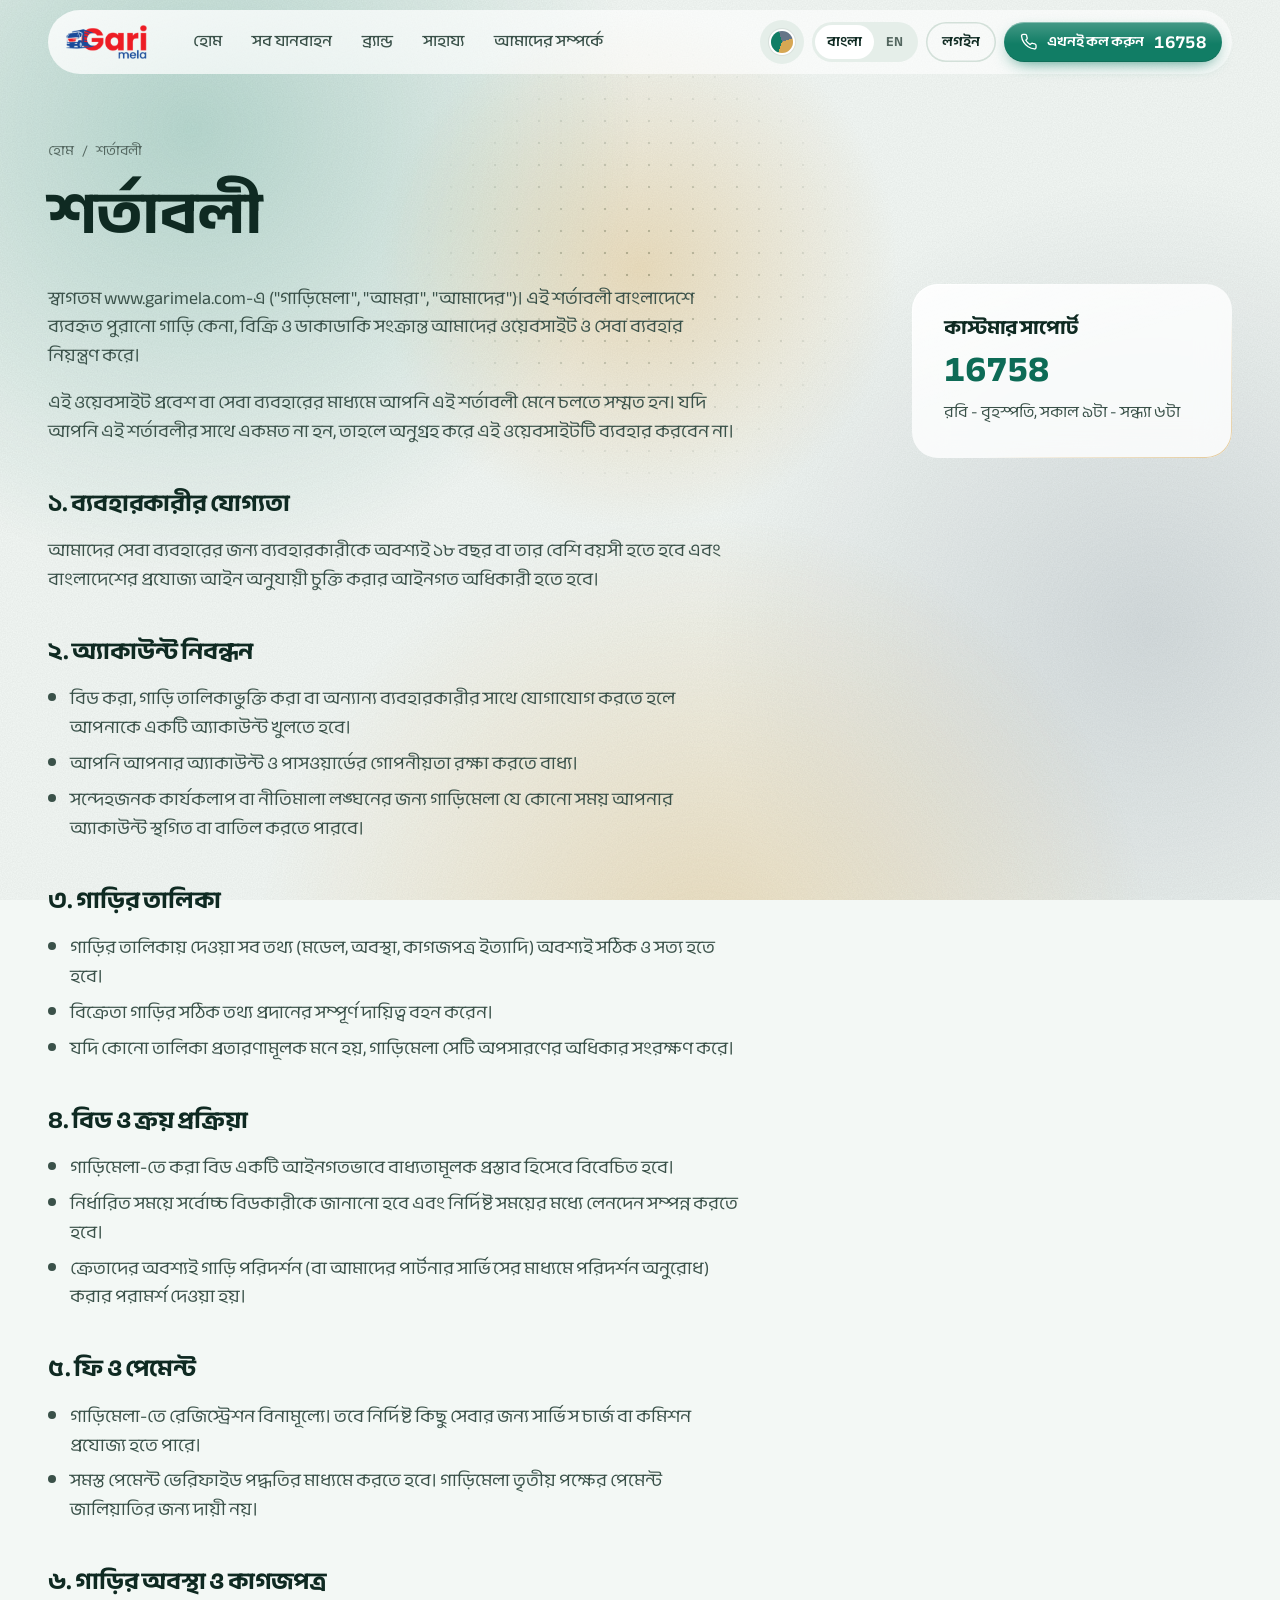
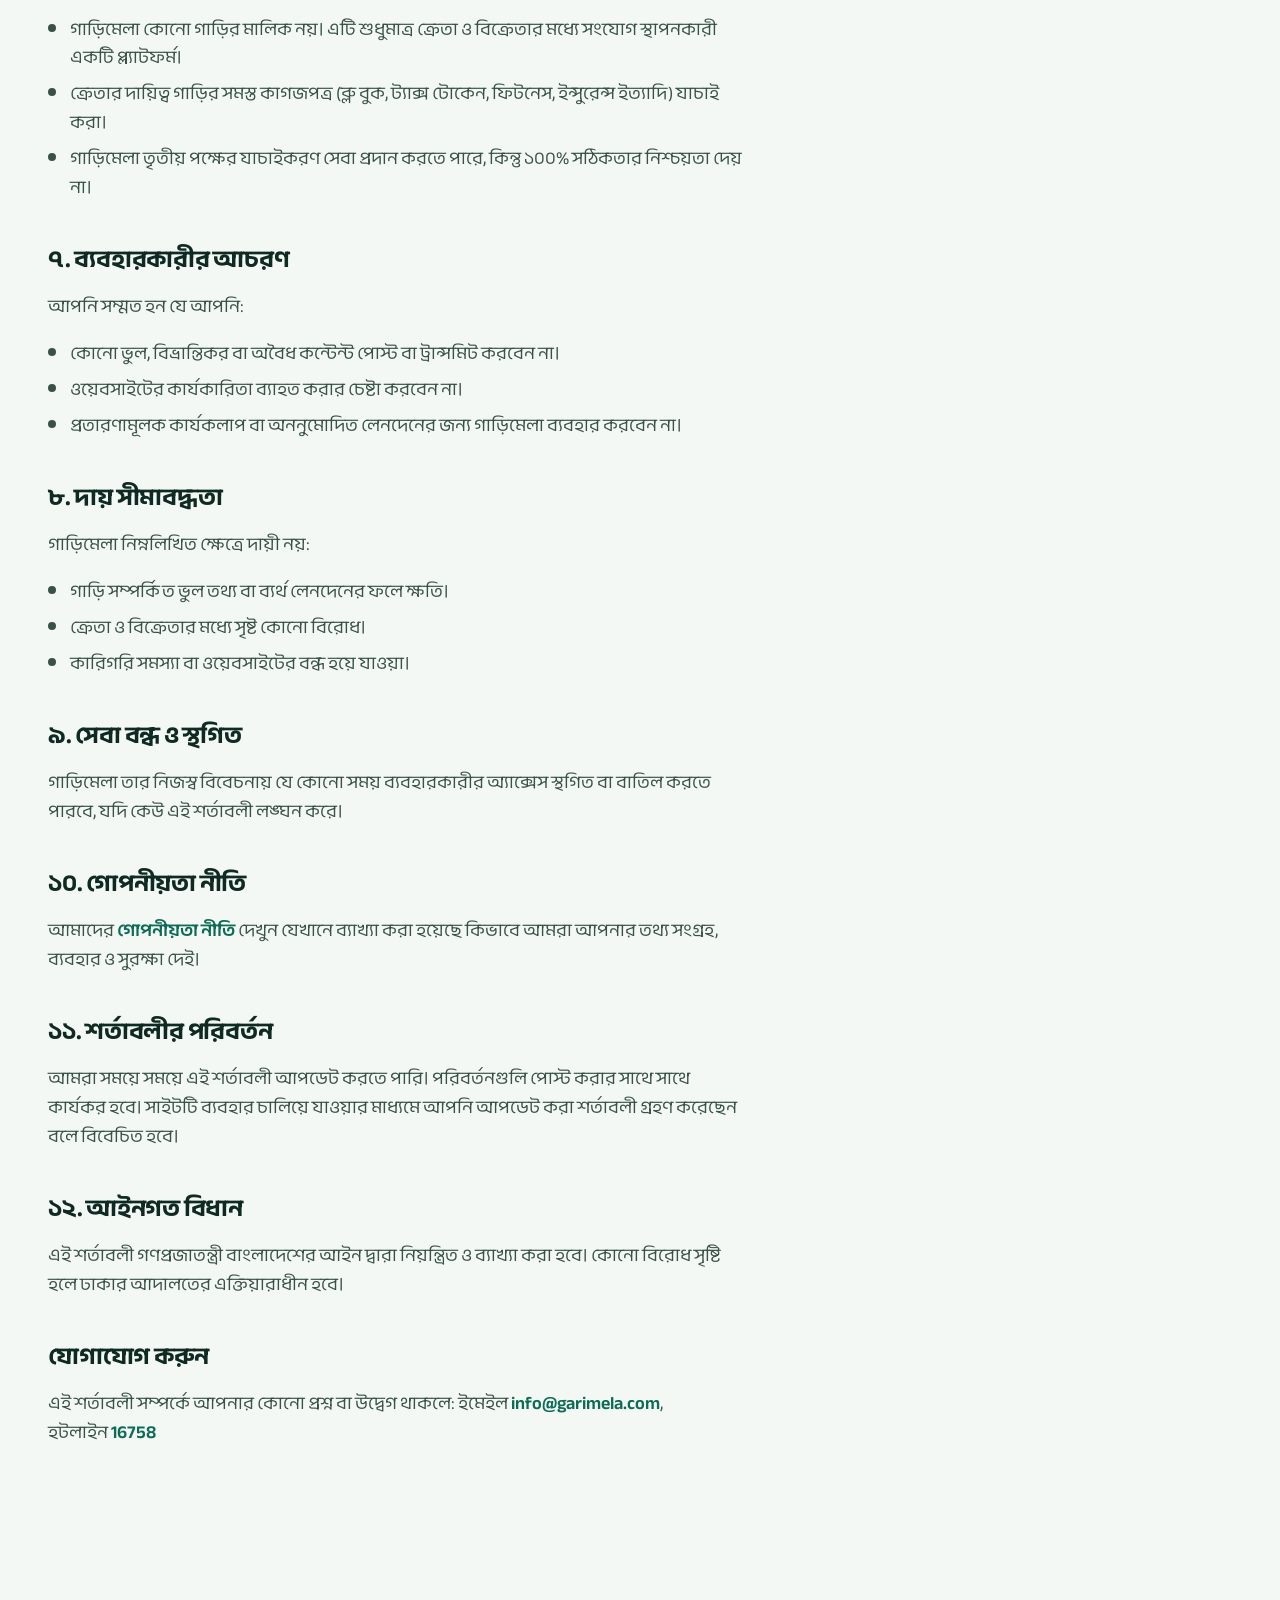
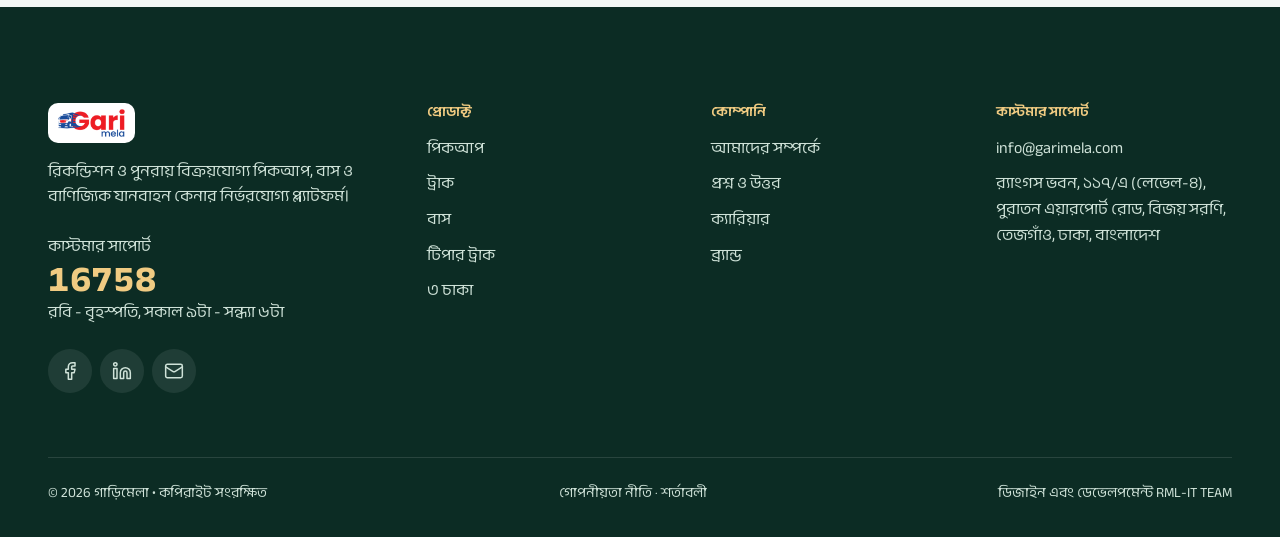
<file: terms.html>
<!doctype html>
<html lang="bn">
<head>
  <meta charset="utf-8">
  <script src="assets/theme-init.js?v=20261112b"></script>
  <meta name="viewport" content="width=device-width, initial-scale=1, viewport-fit=cover">
  <title>শর্তাবলী · Gari Mela</title>
  <meta name="theme-color" content="#0B5E4C">
  <meta name="color-scheme" content="light dark">
  <link rel="icon" href="assets/img/favicon.png">
  <link rel="preconnect" href="https://fonts.googleapis.com">
  <link rel="preconnect" href="https://fonts.gstatic.com" crossorigin>
  <link rel="stylesheet" href="https://fonts.googleapis.com/css2?family=Anek+Bangla:wdth,wght@75..125,300..800&family=Atma:wght@600&display=swap">
  <link rel="stylesheet" href="assets/site.css?v=20261112b">
  <link rel="stylesheet" href="assets/themes.css?v=20261112b">
  <script src="assets/site.js?v=20261112b" defer></script>
</head>
<body data-page="static">
<header id="site-header"></header>
<main id="main" class="wrap">
  <div class="page-hero">
    <nav class="crumbs" aria-label="Breadcrumb"><a href="index.html" data-i18n="home"></a><span>/</span><span data-i18n="terms"></span></nav>
    <h1 data-i18n="terms"></h1>
  </div>
  <div class="text-page">
    <article class="prose" data-lang="bn">
      <p>স্বাগতম www.garimela.com-এ ("গাড়িমেলা", "আমরা", "আমাদের")। এই শর্তাবলী বাংলাদেশে ব্যবহৃত পুরানো গাড়ি কেনা, বিক্রি ও ডাকাডাকি সংক্রান্ত আমাদের ওয়েবসাইট ও সেবা ব্যবহার নিয়ন্ত্রণ করে।</p>
      <p>এই ওয়েবসাইট প্রবেশ বা সেবা ব্যবহারের মাধ্যমে আপনি এই শর্তাবলী মেনে চলতে সম্মত হন। যদি আপনি এই শর্তাবলীর সাথে একমত না হন, তাহলে অনুগ্রহ করে এই ওয়েবসাইটটি ব্যবহার করবেন না।</p>
      <h2>১. ব্যবহারকারীর যোগ্যতা</h2>
      <p>আমাদের সেবা ব্যবহারের জন্য ব্যবহারকারীকে অবশ্যই ১৮ বছর বা তার বেশি বয়সী হতে হবে এবং বাংলাদেশের প্রযোজ্য আইন অনুযায়ী চুক্তি করার আইনগত অধিকারী হতে হবে।</p>
      <h2>২. অ্যাকাউন্ট নিবন্ধন</h2>
      <ul><li>বিড করা, গাড়ি তালিকাভুক্তি করা বা অন্যান্য ব্যবহারকারীর সাথে যোগাযোগ করতে হলে আপনাকে একটি অ্যাকাউন্ট খুলতে হবে।</li><li>আপনি আপনার অ্যাকাউন্ট ও পাসওয়ার্ডের গোপনীয়তা রক্ষা করতে বাধ্য।</li><li>সন্দেহজনক কার্যকলাপ বা নীতিমালা লঙ্ঘনের জন্য গাড়িমেলা যে কোনো সময় আপনার অ্যাকাউন্ট স্থগিত বা বাতিল করতে পারবে।</li></ul>
      <h2>৩. গাড়ির তালিকা</h2>
      <ul><li>গাড়ির তালিকায় দেওয়া সব তথ্য (মডেল, অবস্থা, কাগজপত্র ইত্যাদি) অবশ্যই সঠিক ও সত্য হতে হবে।</li><li>বিক্রেতা গাড়ির সঠিক তথ্য প্রদানের সম্পূর্ণ দায়িত্ব বহন করেন।</li><li>যদি কোনো তালিকা প্রতারণামূলক মনে হয়, গাড়িমেলা সেটি অপসারণের অধিকার সংরক্ষণ করে।</li></ul>
      <h2>৪. বিড ও ক্রয় প্রক্রিয়া</h2>
      <ul><li>গাড়িমেলা-তে করা বিড একটি আইনগতভাবে বাধ্যতামূলক প্রস্তাব হিসেবে বিবেচিত হবে।</li><li>নির্ধারিত সময়ে সর্বোচ্চ বিডকারীকে জানানো হবে এবং নির্দিষ্ট সময়ের মধ্যে লেনদেন সম্পন্ন করতে হবে।</li><li>ক্রেতাদের অবশ্যই গাড়ি পরিদর্শন (বা আমাদের পার্টনার সার্ভিসের মাধ্যমে পরিদর্শন অনুরোধ) করার পরামর্শ দেওয়া হয়।</li></ul>
      <h2>৫. ফি ও পেমেন্ট</h2>
      <ul><li>গাড়িমেলা-তে রেজিস্ট্রেশন বিনামূল্যে। তবে নির্দিষ্ট কিছু সেবার জন্য সার্ভিস চার্জ বা কমিশন প্রযোজ্য হতে পারে।</li><li>সমস্ত পেমেন্ট ভেরিফাইড পদ্ধতির মাধ্যমে করতে হবে। গাড়িমেলা তৃতীয় পক্ষের পেমেন্ট জালিয়াতির জন্য দায়ী নয়।</li></ul>
      <h2>৬. গাড়ির অবস্থা ও কাগজপত্র</h2>
      <ul><li>গাড়িমেলা কোনো গাড়ির মালিক নয়। এটি শুধুমাত্র ক্রেতা ও বিক্রেতার মধ্যে সংযোগ স্থাপনকারী একটি প্ল্যাটফর্ম।</li><li>ক্রেতার দায়িত্ব গাড়ির সমস্ত কাগজপত্র (ব্লু বুক, ট্যাক্স টোকেন, ফিটনেস, ইন্সুরেন্স ইত্যাদি) যাচাই করা।</li><li>গাড়িমেলা তৃতীয় পক্ষের যাচাইকরণ সেবা প্রদান করতে পারে, কিন্তু ১০০% সঠিকতার নিশ্চয়তা দেয় না।</li></ul>
      <h2>৭. ব্যবহারকারীর আচরণ</h2>
      <p>আপনি সম্মত হন যে আপনি:</p>
      <ul><li>কোনো ভুল, বিভ্রান্তিকর বা অবৈধ কন্টেন্ট পোস্ট বা ট্রান্সমিট করবেন না।</li><li>ওয়েবসাইটের কার্যকারিতা ব্যাহত করার চেষ্টা করবেন না।</li><li>প্রতারণামূলক কার্যকলাপ বা অননুমোদিত লেনদেনের জন্য গাড়িমেলা ব্যবহার করবেন না।</li></ul>
      <h2>৮. দায় সীমাবদ্ধতা</h2>
      <p>গাড়িমেলা নিম্নলিখিত ক্ষেত্রে দায়ী নয়:</p>
      <ul><li>গাড়ি সম্পর্কিত ভুল তথ্য বা ব্যর্থ লেনদেনের ফলে ক্ষতি।</li><li>ক্রেতা ও বিক্রেতার মধ্যে সৃষ্ট কোনো বিরোধ।</li><li>কারিগরি সমস্যা বা ওয়েবসাইটের বন্ধ হয়ে যাওয়া।</li></ul>
      <h2>৯. সেবা বন্ধ ও স্থগিত</h2>
      <p>গাড়িমেলা তার নিজস্ব বিবেচনায় যে কোনো সময় ব্যবহারকারীর অ্যাক্সেস স্থগিত বা বাতিল করতে পারবে, যদি কেউ এই শর্তাবলী লঙ্ঘন করে।</p>
      <h2>১০. গোপনীয়তা নীতি</h2>
      <p>আমাদের <a class="link" href="privacy.html">গোপনীয়তা নীতি</a> দেখুন যেখানে ব্যাখ্যা করা হয়েছে কিভাবে আমরা আপনার তথ্য সংগ্রহ, ব্যবহার ও সুরক্ষা দেই।</p>
      <h2>১১. শর্তাবলীর পরিবর্তন</h2>
      <p>আমরা সময়ে সময়ে এই শর্তাবলী আপডেট করতে পারি। পরিবর্তনগুলি পোস্ট করার সাথে সাথে কার্যকর হবে। সাইটটি ব্যবহার চালিয়ে যাওয়ার মাধ্যমে আপনি আপডেট করা শর্তাবলী গ্রহণ করেছেন বলে বিবেচিত হবে।</p>
      <h2>১২. আইনগত বিধান</h2>
      <p>এই শর্তাবলী গণপ্রজাতন্ত্রী বাংলাদেশের আইন দ্বারা নিয়ন্ত্রিত ও ব্যাখ্যা করা হবে। কোনো বিরোধ সৃষ্টি হলে ঢাকার আদালতের এক্তিয়ারাধীন হবে।</p>
      <h2>যোগাযোগ করুন</h2>
      <p>এই শর্তাবলী সম্পর্কে আপনার কোনো প্রশ্ন বা উদ্বেগ থাকলে: ইমেইল <a class="link" href="mailto:info@garimela.com">info@garimela.com</a>, হটলাইন <a class="link" href="tel:16758">16758</a></p>
    </article>
    <article class="prose" data-lang="en">
      <p>Welcome to www.garimela.com ("Garimela", "we", "us", "our"). These Terms and Conditions govern your access to and use of our website and services related to buying, selling, and bidding on used vehicles in Bangladesh.</p>
      <p>By accessing or using the Garimela platform, you agree to be bound by these Terms and Conditions. If you do not agree, please do not use the website.</p>
      <h2>1. Eligibility</h2>
      <p>You must be at least 18 years old and legally capable of entering into binding contracts under the applicable laws of Bangladesh to use our services.</p>
      <h2>2. Account Registration</h2>
      <ul><li>Users must register an account to place bids, list vehicles, or communicate with other users.</li><li>You are responsible for maintaining the confidentiality of your account information.</li><li>Garimela reserves the right to suspend or terminate accounts for suspicious activity or violation of our terms.</li></ul>
      <h2>3. Vehicle Listings</h2>
      <ul><li>All information provided in listings (model, condition, documents, etc.) must be accurate and truthful.</li><li>Sellers are solely responsible for any misrepresentation or incomplete details.</li><li>Garimela may remove any listing that appears fraudulent or violates our policies.</li></ul>
      <h2>4. Bidding and Purchases</h2>
      <ul><li>Bids placed on Garimela are considered legally binding offers.</li><li>The highest bid at the end of the auction will be notified to complete the transaction within the given timeframe.</li><li>Buyers must inspect the vehicle (or request inspection through our partner services) before finalizing the purchase.</li></ul>
      <h2>5. Fees and Payments</h2>
      <ul><li>Registration on Garimela is free. However, certain features may require a service charge or commission, which will be disclosed.</li><li>All payments are to be made through verified payment methods. Garimela is not liable for any loss due to third-party payment fraud.</li></ul>
      <h2>6. Vehicle Condition and Documentation</h2>
      <ul><li>Garimela does not own the vehicles listed. It is a platform for connecting buyers and sellers.</li><li>It is the buyer's responsibility to verify ownership documents (Bluebook, Tax Token, Fitness, Insurance, etc.) before final purchase.</li><li>Garimela may offer third-party verification services, but accuracy is not guaranteed.</li></ul>
      <h2>7. User Conduct</h2>
      <p>You agree not to:</p>
      <ul><li>Post or transmit any false, misleading, or illegal content.</li><li>Attempt to interfere with the functioning of the platform.</li><li>Use Garimela to commit fraud or engage in unauthorized transactions.</li></ul>
      <h2>8. Limitation of Liability</h2>
      <p>Garimela is not responsible for:</p>
      <ul><li>Loss or damage resulting from inaccurate vehicle information or failed transactions.</li><li>Any disputes between users (buyers and sellers).</li><li>Technical errors or interruptions in service.</li></ul>
      <h2>9. Termination</h2>
      <p>We reserve the right to suspend or terminate access to our services at any time, with or without notice, for any reason including violation of these terms.</p>
      <h2>10. Privacy Policy</h2>
      <p>Please refer to our <a class="link" href="privacy.html">Privacy Policy</a> for information on how we collect, use, and protect your data.</p>
      <h2>11. Changes to Terms</h2>
      <p>We may update these Terms and Conditions from time to time. Changes will be effective immediately upon posting. Your continued use of the site means you accept the updated terms.</p>
      <h2>12. Governing Law</h2>
      <p>These Terms shall be governed by and interpreted by the laws of the People's Republic of Bangladesh. Any disputes arising shall be subject to the exclusive jurisdiction of the courts of Dhaka.</p>
      <h2>Contact</h2>
      <p>Questions about these terms: email <a class="link" href="mailto:info@garimela.com">info@garimela.com</a>, hotline <a class="link" href="tel:16758">16758</a>.</p>
    </article>
    <aside class="aside-card">
      <h2 data-i18n="support"></h2>
      <a class="big num" href="tel:16758">16758</a>
      <p data-i18n="hours"></p>
    </aside>
  </div>
</main>
<footer id="site-footer"></footer>
</body>
</html>
</file>
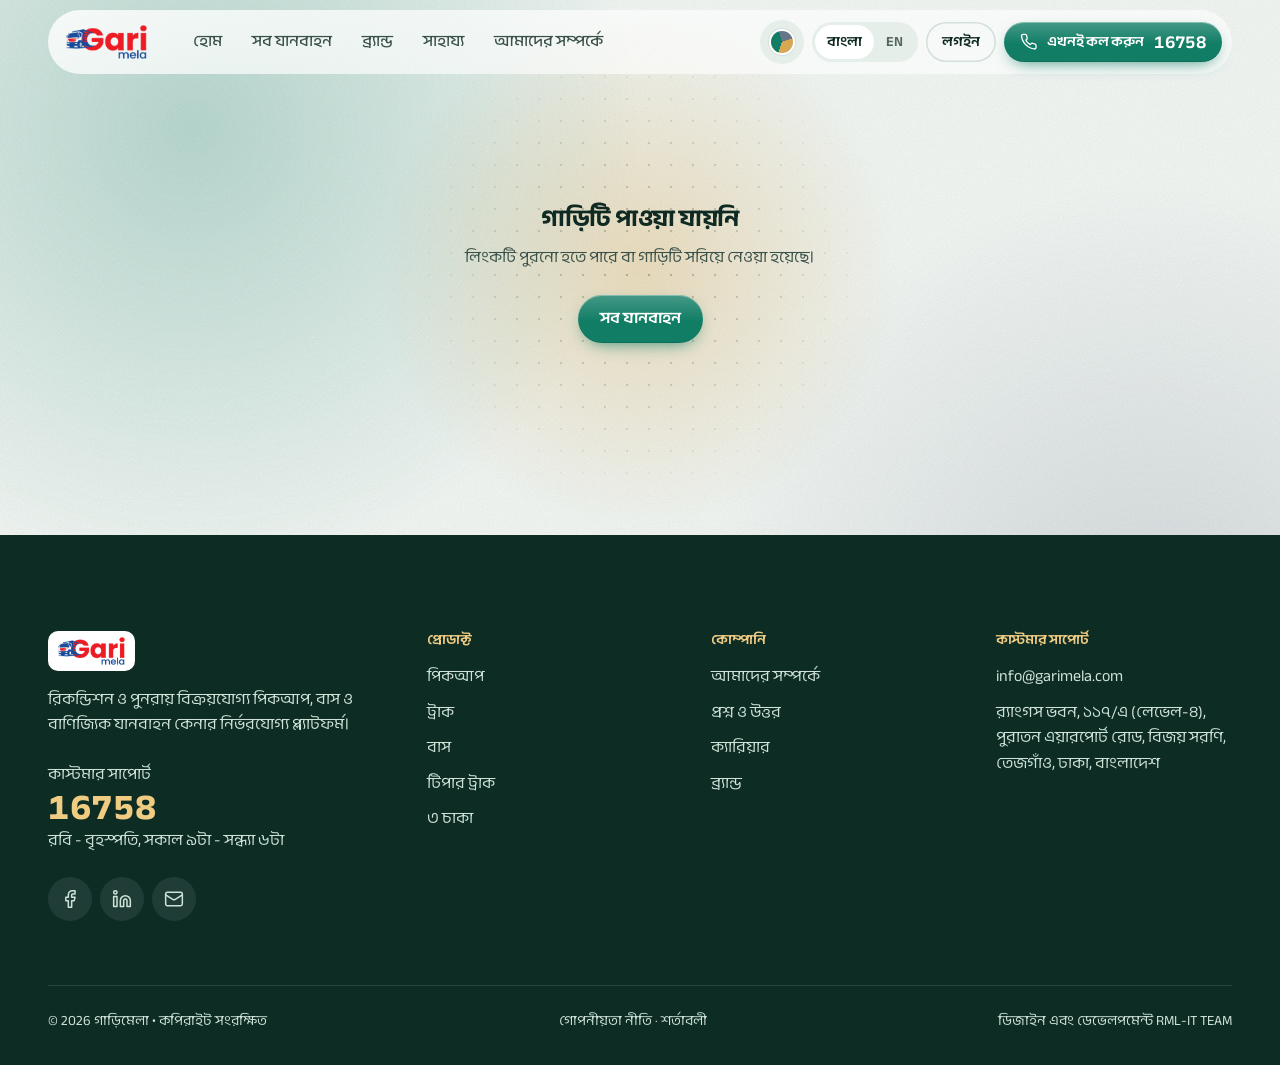
<file: vehicle.html>
<!doctype html>
<html lang="bn">
<head>
  <meta charset="utf-8">
  <script src="assets/theme-init.js?v=20261112b"></script>
  <meta name="viewport" content="width=device-width, initial-scale=1, viewport-fit=cover">
  <title>গাড়ির বিস্তারিত · Gari Mela</title>
  <meta name="theme-color" content="#0B5E4C">
  <meta name="color-scheme" content="light dark">
  <link rel="icon" href="assets/img/favicon.png">
  <link rel="preconnect" href="https://fonts.googleapis.com">
  <link rel="preconnect" href="https://fonts.gstatic.com" crossorigin>
  <link rel="preconnect" href="https://garimela-storage.sgp1.cdn.digitaloceanspaces.com">
  <link rel="stylesheet" href="https://fonts.googleapis.com/css2?family=Anek+Bangla:wdth,wght@75..125,300..800&family=Atma:wght@600&display=swap">
  <link rel="stylesheet" href="assets/site.css?v=20261112b">
  <link rel="stylesheet" href="assets/themes.css?v=20261112b">
  <script src="assets/site.js?v=20261112b" defer></script>
</head>
<body data-page="detail">
<header id="site-header"></header>
<main id="main" class="wrap" style="padding-top: var(--s-6)">
  <div id="vehicle" aria-live="polite">
    <div class="vd"><div class="skel" style="aspect-ratio:4/3"></div><div class="skel" style="height:420px"></div></div>
  </div>
</main>
<footer id="site-footer"></footer>
</body>
</html>
</file>
<file: assets/site.css>
/* Gari Mela, rebuild design system.
   Colour tokens (--bg, --brand, --sky-1 ...) come from themes.css: three palettes x light/dark.
   This file only references them. */

:root {
  color-scheme: light dark;
  /* palette-independent material tokens */
  --glass-edge: light-dark(rgb(255 255 255 / .95), rgb(255 255 255 / .13));
  --sheen:      light-dark(rgb(255 255 255 / .55), rgb(255 255 255 / .06));
  --ring:       light-dark(rgb(0 0 0 / .06), rgb(255 255 255 / .07));

  /* type */
  --font: "Anek Bangla", "Noto Sans Bengali", system-ui, sans-serif;
  --hand: "Atma", var(--font);
  --t-12: 0.75rem; --t-14: 0.875rem; --t-16: 1rem; --t-18: 1.125rem; --t-20: 1.25rem;
  --t-24: 1.5rem; --t-30: 1.875rem; --t-36: 2.25rem; --t-48: 3rem; --t-60: 3.75rem;

  /* space */
  --s-1: 4px; --s-2: 8px; --s-3: 12px; --s-4: 16px; --s-5: 24px; --s-6: 32px;
  --s-7: 48px; --s-8: 64px; --s-9: 96px; --s-10: 128px;
  --gutter: clamp(16px, 4vw, 48px);
  --max: 1240px;

  /* shape + depth (light from above, two-part shadows tinted navy) */
  --r-sm: 8px; --r-md: 14px; --r-lg: 22px; --r-xl: 32px; --r-pill: 999px;
  --sh-sm: 0 1px 2px oklch(from var(--shade) l c h / .1), 0 1px 1px oklch(from var(--shade) l c h / .05);
  --sh-md: 0 6px 16px -4px oklch(from var(--shade) l c h / .16), 0 2px 4px oklch(from var(--shade) l c h / .08);
  --sh-lg: 0 24px 48px -16px oklch(from var(--shade) l c h / .3), 0 6px 12px -6px oklch(from var(--shade) l c h / .14);

  /* motion */
  --ease-out: cubic-bezier(0.22, 1, 0.36, 1);
  --ease-in-out: cubic-bezier(0.65, 0, 0.35, 1);
  --d-fast: 160ms; --d-med: 280ms; --d-slow: 520ms;

  /* z scale */
  --z-sticky: 20; --z-nav: 40; --z-sheet: 60; --z-toast: 80;
}

:root[data-theme="light"] { color-scheme: light; }
:root[data-theme="dark"] { color-scheme: dark; }
/* theme switch eases colours instead of snapping (no layout props) */
:root.theming *, :root.theming *::before, :root.theming *::after { transition: background-color 360ms var(--ease-out), color 360ms var(--ease-out), border-color 360ms, fill 360ms !important; }

*, *::before, *::after { box-sizing: border-box; }
html { -webkit-text-size-adjust: 100%; scroll-padding-top: 96px; }
body {
  margin: 0; background: var(--bg); color: var(--ink);
  font-family: var(--font); font-size: var(--t-16); line-height: 1.6;
  font-variation-settings: "wdth" 100;
  -webkit-font-smoothing: antialiased; text-rendering: optimizeLegibility;
}
img { max-width: 100%; display: block; }
[hidden] { display: none !important; }
a { color: inherit; }
button, input, select { font: inherit; color: inherit; }
h1, h2, h3, h4 { margin: 0; line-height: 1.22; letter-spacing: -0.01em; text-wrap: balance; font-weight: 700; }
p { margin: 0; text-wrap: pretty; }
:focus-visible { outline: 2.5px solid var(--focus); outline-offset: 3px; border-radius: 6px; }
.sr-only { position: absolute; width: 1px; height: 1px; overflow: hidden; clip: rect(0 0 0 0); white-space: nowrap; }
.skip { position: absolute; left: 12px; top: -60px; z-index: 100; background: var(--ink); color: #fff; padding: 10px 16px; border-radius: var(--r-sm); }
.skip:focus { top: 12px; }
.wrap { width: min(var(--max), 100% - 2 * var(--gutter)); margin-inline: auto; }
.num { font-variant-numeric: tabular-nums; }
.icon { width: 1.25em; height: 1.25em; flex: none; stroke: currentColor; fill: none; stroke-width: 1.8; stroke-linecap: round; stroke-linejoin: round; }

/* language blocks */
html[lang="bn"] [data-lang="en"], html[lang="en"] [data-lang="bn"] { display: none !important; }

/* ---------- buttons ---------- */
.btn {
  --bg-c: var(--surface); --fg-c: var(--ink);
  display: inline-flex; align-items: center; justify-content: center; gap: 10px;
  min-height: 48px; padding: 0 22px; border-radius: var(--r-pill); border: 0;
  background: var(--bg-c); color: var(--fg-c); font-weight: 600; font-size: var(--t-16);
  text-decoration: none; cursor: pointer; white-space: nowrap; touch-action: manipulation;
  box-shadow: var(--sh-sm);
  transition: transform var(--d-fast) var(--ease-out), background-color var(--d-fast), box-shadow var(--d-fast);
}
@media (hover: hover) and (pointer: fine) { .btn:hover { box-shadow: var(--sh-md); } }
.btn:active { transform: scale(0.97); box-shadow: var(--sh-sm); }
/* primary: brand fill lit from above (sheen + bright top edge), glowing slightly in its own colour */
.btn--primary {
  --bg-c: var(--brand); --fg-c: var(--on-brand);
  background-image: linear-gradient(to bottom, rgb(255 255 255 / .22), rgb(255 255 255 / 0) 55%);
  box-shadow: inset 0 1px 0 rgb(255 255 255 / .35), inset 0 -1px 0 rgb(0 0 0 / .12), 0 6px 18px -8px var(--brand);
}
@media (hover: hover) and (pointer: fine) { .btn--primary:hover { --bg-c: var(--brand-hi); box-shadow: inset 0 1px 0 rgb(255 255 255 / .35), 0 10px 26px -8px var(--brand); } }
.btn--dark { --bg-c: var(--ink); --fg-c: var(--bg); }
.logo-d { display: none; }
:root[data-theme="dark"] .logo-l { display: none; }
:root[data-theme="dark"] .logo-d { display: block; }
.btn--ghost { --bg-c: transparent; box-shadow: inset 0 0 0 1.5px var(--line); }
@media (hover: hover) and (pointer: fine) { .btn--ghost:hover { box-shadow: inset 0 0 0 1.5px var(--ink-3); } }
.btn--sm { min-height: 40px; padding: 0 16px; font-size: var(--t-14); }
.link { color: var(--brand-ink); font-weight: 600; text-decoration: none; display: inline-flex; align-items: center; gap: 6px; }
@media (hover: hover) and (pointer: fine) { .link:hover { text-decoration: underline; text-underline-offset: 4px; } }
.link .icon { transition: transform var(--d-fast) var(--ease-out); }
@media (hover: hover) and (pointer: fine) { .link:hover .icon { transform: translateX(3px); } }

/* ---------- glass: floating + touchable layers (nav, search dock, segmented controls, filters, panels) ----------
   Material = blurred + saturated backdrop, a sheen from the top-left, a bright top edge where light catches,
   and a thin rim in the theme's accent along the bottom (gold / orange / aqua). */
.glass {
  background: linear-gradient(160deg, var(--sheen), transparent 48%), var(--glass-bg);
  backdrop-filter: blur(var(--blur)) saturate(180%);
  -webkit-backdrop-filter: blur(var(--blur)) saturate(180%);
  box-shadow: inset 0 1px 0 var(--glass-edge), inset 0 -1px 0 color-mix(in oklab, var(--rim) 55%, transparent), 0 0 0 1px var(--ring), var(--sh-md);
}
@media (prefers-reduced-transparency: reduce) {
  .glass { background: var(--surface); backdrop-filter: none; -webkit-backdrop-filter: none; }
}
@media (prefers-contrast: more) {
  .glass { background: var(--surface); backdrop-filter: none; -webkit-backdrop-filter: none; box-shadow: 0 0 0 1.5px var(--ink-3); }
}

/* ---------- header ---------- */
.site-header { position: sticky; top: 0; z-index: var(--z-nav); padding: 10px var(--gutter) 0; min-height: 76px; }
.nav {
  max-width: calc(var(--max) + 24px); margin-inline: auto;
  display: flex; align-items: center; gap: var(--s-4);
  height: 64px; padding: 0 10px 0 18px; border-radius: var(--r-pill);
  transition: box-shadow var(--d-med);
}
.nav__logo { flex: none; display: flex; }
.nav__logo img { height: 34px; width: auto; }
.sheet__prefs { display: flex; justify-content: space-between; align-items: center; margin-top: var(--s-5); }
.sheet__prefs .lang button { min-height: 44px; padding: 0 18px; }
.nav__links { display: flex; gap: 2px; margin-left: var(--s-4); }
.nav__links a {
  padding: 8px 14px; border-radius: var(--r-pill); text-decoration: none; font-weight: 500; color: var(--ink-2);
  transition: background-color var(--d-fast), color var(--d-fast);
}
@media (hover: hover) and (pointer: fine) { .nav__links a:hover { background: var(--sunk); color: var(--ink); } }
.nav__links a[aria-current="page"] { color: var(--ink); background: var(--sunk); font-weight: 600; }
.nav__end { margin-left: auto; display: flex; align-items: center; gap: var(--s-2); }
.lang { display: flex; padding: 3px; border-radius: var(--r-pill); background: var(--sunk); }
.lang button {
  border: 0; background: none; min-height: 34px; padding: 0 12px; border-radius: var(--r-pill);
  font-size: var(--t-14); font-weight: 600; color: var(--ink-3); cursor: pointer;
}
.lang button[aria-pressed="true"] { background: var(--surface); color: var(--ink); box-shadow: var(--sh-sm); }
.nav__call .num { font-size: var(--t-18); letter-spacing: 0.02em; }
.nav__menu { display: none; border: 0; background: var(--sunk); width: 44px; height: 44px; border-radius: 50%; cursor: pointer; }
.nav__menu .icon { width: 22px; height: 22px; margin: auto; }

.sheet {
  position: fixed; inset: 0; z-index: var(--z-sheet); display: grid; align-items: end;
  background: color-mix(in oklab, var(--deep) 55%, transparent); opacity: 0; pointer-events: none; transition: opacity var(--d-med);
}
.sheet[data-open] { opacity: 1; pointer-events: auto; }
.sheet__panel {
  max-height: 92svh; overflow-y: auto; overscroll-behavior: contain;
  background: var(--surface); border-radius: var(--r-xl) var(--r-xl) 0 0; padding: var(--s-5) var(--gutter) calc(var(--s-6) + env(safe-area-inset-bottom));
  transform: translateY(100%); transition: transform var(--d-slow) var(--ease-out);
}
.sheet[data-open] .sheet__panel { transform: none; }
.sheet__grab { width: 40px; height: 5px; border-radius: 3px; background: var(--line); margin: 0 auto var(--s-4); }
.sheet nav a { display: flex; align-items: center; justify-content: space-between; padding: 14px 4px; font-size: var(--t-20); font-weight: 600; text-decoration: none; border-bottom: 1px solid var(--line); }
.sheet .btn { width: 100%; margin-top: var(--s-5); }

@media (max-width: 1100px) { /* below this the five links wrap; they move into the menu sheet */
  .nav__links, .nav__login { display: none; }
  .nav__menu { display: grid; }
}
@media (max-width: 560px) {
  .nav { padding-left: 14px; gap: var(--s-2); }
  .nav__logo img { height: 28px; }
  .nav__call span[data-i18n] { display: none; }
  .nav__end > .lang, .nav__end > .palette-btn { display: none; }
  .nav__call { padding: 0 14px; }
}

/* ---------- sections ---------- */
.section { padding-block: clamp(var(--s-8), 9vw, var(--s-10)); }
.section__head { display: flex; align-items: end; justify-content: space-between; gap: var(--s-5); margin-bottom: var(--s-6); flex-wrap: wrap; }
.h2 { font-size: clamp(var(--t-30), 4vw, var(--t-48)); font-variation-settings: "wdth" var(--wdth-d); }
.lede { font-size: var(--t-18); color: var(--ink-2); max-width: 58ch; margin-top: var(--s-3); }
.kicker { font-size: var(--t-14); font-weight: 600; color: var(--brand-ink); margin-bottom: var(--s-2); }

/* ---------- vehicle card (one label schema everywhere) ---------- */
.vcard {
  position: relative; display: flex; flex-direction: column; background: var(--surface);
  border-radius: var(--r-lg); overflow: hidden; text-decoration: none; box-shadow: var(--sh-sm);
  transition: transform var(--d-med) var(--ease-out), box-shadow var(--d-med) var(--ease-out);
}
@media (hover: hover) and (pointer: fine) { .vcard:hover { transform: translateY(-4px); box-shadow: var(--sh-lg); } }
.vcard:active { transform: scale(0.985); }
.vcard__media { position: relative; aspect-ratio: 4 / 3; background: var(--sunk); overflow: hidden; }
.vcard__media img { width: 100%; height: 100%; object-fit: cover; transition: transform var(--d-slow) var(--ease-out); }
@media (hover: hover) and (pointer: fine) { .vcard:hover .vcard__media img { transform: scale(1.04); } }
.vcard__media::after { content: ""; position: absolute; inset: 0; box-shadow: inset 0 0 0 1px oklch(0 0 0 / .05); border-radius: inherit; }
.vcard__photos { position: absolute; right: 10px; bottom: 10px; display: inline-flex; align-items: center; gap: 5px; padding: 3px 9px; border-radius: var(--r-pill); background: rgb(10 14 20 / .55); color: #fff; font-size: var(--t-12); backdrop-filter: blur(8px); }
.vcard__photos .icon { width: 14px; height: 14px; }
.badge { position: absolute; left: 10px; top: 10px; padding: 4px 10px; border-radius: var(--r-pill); font-size: var(--t-12); font-weight: 600; background: var(--surface); color: var(--ink); box-shadow: var(--sh-sm); }
.badge--sold { background: var(--deep); color: #fff; }
.vcard__body { display: grid; gap: 2px; padding: var(--s-4) var(--s-4) var(--s-4); }
.vcard__brand { font-size: var(--t-12); font-weight: 600; color: var(--brand-ink); letter-spacing: 0.04em; text-transform: uppercase; }
.vcard__title { font-size: var(--t-18); font-weight: 600; line-height: 1.3; overflow: hidden; display: -webkit-box; -webkit-line-clamp: 1; -webkit-box-orient: vertical; }
.vcard__meta { display: flex; align-items: center; gap: 6px; font-size: var(--t-14); color: var(--ink-2); }
.vcard__meta .icon { width: 15px; height: 15px; color: var(--ink-3); }
.vcard__price { display: flex; align-items: baseline; justify-content: space-between; gap: var(--s-3); margin-top: var(--s-3); padding-top: var(--s-3); border-top: 1px solid var(--line); }
.price { font-size: var(--t-20); font-weight: 700; color: var(--ink); font-variant-numeric: tabular-nums; }
.price small { font-size: var(--t-12); font-weight: 500; color: var(--ink-3); display: block; line-height: 1.2; }
/* the cash price hangs on a showroom tag: notched end, punched hole, a slight hand-tied tilt that
   straightens when you reach for the card. Tag colour is the theme's --tag (never the action colour). */
.price .tag {
  display: inline-block; margin-top: 4px; padding: 2px 12px 2px 21px; font-weight: 700;
  background: radial-gradient(circle 5px at 12px 50%, var(--accent) 0 4.4px, transparent 5px), linear-gradient(120deg, var(--tag-bg), var(--tag-bg-2));
  color: var(--tag-ink); border-radius: 3px 8px 8px 3px;
  box-shadow: inset 0 0 0 1px color-mix(in oklab, var(--brand) 28%, transparent), inset 0 1px 0 rgb(255 255 255 / .35);
  clip-path: polygon(10px 0, 100% 0, 100% 100%, 10px 100%, 0 50%);
  -webkit-mask: radial-gradient(circle 2.6px at 12px 50%, transparent 92%, #000); mask: radial-gradient(circle 2.6px at 12px 50%, transparent 92%, #000);
  rotate: -2deg; transform-origin: 0 50%; transition: rotate var(--d-med) var(--ease-out);
}
@media (hover: hover) and (pointer: fine) { .vcard:hover .price .tag { rotate: 0deg; } }
.price--inst { font-size: var(--t-14); font-weight: 600; color: var(--brand-ink); text-align: right; }
.vcard--sold .vcard__media img { filter: grayscale(0.6); opacity: .8; }
.vcard--sold .price { color: var(--ink-3); }
.vcard--sold .price .tag { background: var(--sunk); color: var(--ink-2); }

.grid { display: grid; grid-template-columns: repeat(auto-fill, minmax(260px, 1fr)); gap: var(--s-5); }

/* rail */
.rail { display: grid; grid-auto-flow: column; grid-auto-columns: minmax(270px, 300px); gap: var(--s-4);
  overflow-x: auto; scroll-snap-type: x mandatory; scroll-padding-inline: var(--gutter);
  padding: 8px var(--gutter) 28px; margin-inline: calc(-1 * var(--gutter)); scrollbar-width: none; overscroll-behavior-x: contain; }
.rail::-webkit-scrollbar { display: none; }
.rail > * { scroll-snap-align: start; }
.rail-ctrl { display: flex; gap: var(--s-2); }
.rail-ctrl button { width: 44px; height: 44px; border-radius: 50%; border: 0; background: var(--surface); color: var(--ink); box-shadow: var(--sh-sm); cursor: pointer; display: grid; place-items: center; transition: transform var(--d-fast); }
.rail-ctrl button:active { transform: scale(0.94); }
.rail-ctrl button:disabled { opacity: .35; cursor: default; }

/* skeleton */
.skel { background: linear-gradient(90deg, var(--sunk), var(--line), var(--sunk)); background-size: 200% 100%; animation: skel 1.4s ease-in-out infinite; border-radius: var(--r-lg); }
@keyframes skel { to { background-position: -200% 0; } }

/* ---------- footer ---------- */
.site-footer { background: var(--deep); color: var(--on-deep); padding-block: var(--s-9) var(--s-6); margin-top: var(--s-9); }
.site-footer a { text-decoration: none; color: inherit; }
@media (hover: hover) and (pointer: fine) { .site-footer a:hover { color: #fff; text-decoration: underline; text-underline-offset: 4px; } }
.footer__top { display: grid; grid-template-columns: 1.4fr repeat(3, 1fr); gap: var(--s-7); }
.footer__brand img { height: 40px; width: auto; background: #fff; padding: 6px 10px; border-radius: var(--r-sm); }
.footer__brand p { margin-top: var(--s-4); max-width: 34ch; }
.footer__hot { margin-top: var(--s-5); display: inline-grid; gap: 2px; color: #fff; }
.footer__hot strong { font-size: var(--t-36); line-height: 1; letter-spacing: 0.02em; color: var(--stage-accent); }
.site-footer h3 { font-size: var(--t-14); font-weight: 600; color: var(--stage-accent); margin-bottom: var(--s-4); }
.site-footer ul { list-style: none; margin: 0; padding: 0; display: grid; gap: 10px; }
.footer__bottom { display: flex; flex-wrap: wrap; gap: var(--s-4); justify-content: space-between; margin-top: var(--s-8); padding-top: var(--s-5); border-top: 1px solid oklch(1 0 0 / .12); font-size: var(--t-14); }
.social { display: flex; gap: var(--s-2); margin-top: var(--s-5); }
.social a { width: 44px; height: 44px; border-radius: 50%; display: grid; place-items: center; background: oklch(1 0 0 / .08); }
@media (hover: hover) and (pointer: fine) { .social a:hover { background: oklch(1 0 0 / .16); text-decoration: none; } }
@media (max-width: 860px) { .footer__top { grid-template-columns: 1fr 1fr; } .footer__brand { grid-column: 1 / -1; } }

/* ---------- inner page header ---------- */
.page-hero { padding-block: var(--s-8) var(--s-6); }
.page-hero h1 { font-size: clamp(var(--t-36), 5vw, var(--t-60)); font-variation-settings: "wdth" var(--wdth-d); }
.crumbs { display: flex; gap: 8px; font-size: var(--t-14); color: var(--ink-3); margin-bottom: var(--s-4); flex-wrap: wrap; }
.crumbs a { text-decoration: none; }
@media (hover: hover) and (pointer: fine) { .crumbs a:hover { color: var(--ink); text-decoration: underline; } }
.prose { max-width: 70ch; font-size: var(--t-18); color: var(--ink-2); }
.prose > * + * { margin-top: 1em; }
.prose h2 { font-size: var(--t-24); color: var(--ink); margin-top: 1.8em; }
.prose h3 { font-size: var(--t-20); color: var(--ink); margin-top: 1.4em; }
.prose ul { padding-left: 1.2em; }
.prose li + li { margin-top: .4em; }
.prose strong { color: var(--ink); }

/* =====================================================================
   HOME
   ===================================================================== */

/* ---------- hero: back plate, wordmark, lineup, floor, glass dock ---------- */
.hero { --p: 0; --copy: 0; --beat: 0; --exit: 0; position: relative; height: 210svh; margin-top: -86px; }
.hero__stage {
  position: sticky; top: 0; height: 100svh; min-height: 620px; overflow: hidden;
  /* the theme's sky: overhead -> mid -> horizon (the floor is drawn by .hero__back).
     Mid-sky holds to 50% so all hero copy sits on >= 4.5:1; the horizon glow is a band just above the trucks. */
  background: linear-gradient(to bottom, var(--sky-1), var(--sky-m) 50%, var(--sky-2) 63%);
  color: #fff; isolation: isolate;
  clip-path: inset(calc(var(--exit) * 3%) calc(var(--exit) * 3.5%) round calc(var(--exit) * 44px));
}
.hero__back {
  --horizon: 63%;
  position: absolute; inset: 0; z-index: -1;
  background:
    radial-gradient(60% 46% at 50% calc(var(--horizon) + 1%), var(--sun), transparent 70%),
    linear-gradient(to bottom, transparent var(--horizon), var(--floor-1) var(--horizon), var(--floor-2) 100%);
}
/* alpona rosette rising like a low sun behind the trucks; turns slowly, opens up as you scroll */
.hero__fx { position: absolute; inset: 0; z-index: -1; pointer-events: none; overflow: hidden; }
.hero__fx::before {
  content: ""; position: absolute; left: 50%; top: 60%; width: min(86vw, 96svh); aspect-ratio: 1; translate: -50% -50%;
  background: var(--rosette);
  /* rosette shape, faded toward the top so it rises from the horizon and stays out from behind the headline */
  -webkit-mask: url(rosette.svg) center / contain no-repeat, linear-gradient(to bottom, transparent 18%, #000 58%); -webkit-mask-composite: source-in;
  mask: url(rosette.svg) center / contain no-repeat, linear-gradient(to bottom, transparent 18%, #000 58%); mask-composite: intersect;
  transform: scale(calc(1 + var(--p) * .35)); opacity: calc(1 - var(--p) * .6);
}
@media (prefers-reduced-motion: no-preference) { .hero__fx::before { animation: turn-slow 240s linear infinite; } }
@keyframes turn-slow { to { rotate: 360deg; } }
/* time-of-day greeting with the live stock count */
.hero__hello {
  grid-column: 1; justify-self: start; display: inline-flex; align-items: center; gap: 10px; margin-bottom: var(--s-5);
  padding: 6px 14px 6px 10px; border-radius: var(--r-pill); font-size: var(--t-14); font-weight: 600;
  --glass-bg: rgb(255 255 255 / .12); --sheen: rgb(255 255 255 / .14); --glass-edge: rgb(255 255 255 / .38); --ring: rgb(255 255 255 / .1);
}
.hero__hello:empty { display: none; }
.live-dot { position: relative; width: 8px; height: 8px; border-radius: 50%; background: var(--stage-accent); flex: none; }
.live-dot::after { content: ""; position: absolute; inset: 0; border-radius: inherit; background: inherit; animation: ping 2.4s var(--ease-out) infinite; }
@keyframes ping { 70%, 100% { transform: scale(2.6); opacity: 0; } }
.hero__back::after { /* horizon line catching light */
  content: ""; position: absolute; left: 0; right: 0; top: 63%; height: 1px;
  background: linear-gradient(90deg, transparent, oklch(1 0 0 / .35), transparent);
}
.hero__word {
  position: absolute; left: 50%; top: 31%; z-index: 0; margin: 0; white-space: nowrap;
  font-size: clamp(6rem, 21vw, 21rem); line-height: .8; font-weight: 800; font-variation-settings: "wdth" 125;
  letter-spacing: -0.03em; color: oklch(1 0 0 / .1);
  transform: translate(-50%, calc(var(--p) * 30%)) scale(calc(1 - var(--p) * .08));
}
.hero__copy {
  position: absolute; inset: clamp(108px, 15vh, 150px) 0 auto; z-index: 3;
  display: grid; grid-template-columns: 1fr auto; column-gap: var(--s-7); align-items: end;
  transform: translateY(calc(var(--copy) * -70px)); opacity: calc(1 - var(--copy) * 1.15);
}
.hero__copy h1 { grid-column: 1; font-size: clamp(2.25rem, 5vw, 4.25rem); line-height: 1.12; font-variation-settings: "wdth" var(--wdth-d); max-width: 15ch; --scribble: var(--stage-accent); }
.hero__sub { grid-column: 1; margin-top: var(--s-5); font-size: var(--t-20); font-weight: 600; max-width: 44ch; color: oklch(1 0 0 / .96); }
.hero__facts { grid-column: 2; grid-row: 1 / span 3; list-style: none; margin: 0; padding: 0; display: grid; gap: var(--s-4); text-align: right; }
.hero__facts li { display: grid; line-height: 1.2; font-size: var(--t-14); font-weight: 600; color: oklch(1 0 0 / .92); }
.hero__facts strong { font-size: var(--t-36); font-weight: 700; line-height: 1.05; color: var(--stage-accent); }
.hero__beat {
  position: absolute; left: 0; right: 0; top: 17%; z-index: 3; margin: 0; text-align: center; pointer-events: none;
  font-size: clamp(2rem, 4.6vw, 4rem); font-weight: 700; line-height: 1.15; font-variation-settings: "wdth" var(--wdth-d);
  opacity: var(--beat); transform: translateY(calc((1 - var(--beat)) * 36px));
}
.hero__lineup {
  position: absolute; left: 50%; bottom: 19%; z-index: 2; width: min(1320px, 94vw, 150svh);
  transform: translateX(-50%) translateY(calc(var(--p) * 7%)) scale(calc(1 + var(--p) * .24));
  transform-origin: 50% 100%; will-change: transform;
}
.hero__lineup img { width: 100%; height: auto; filter: drop-shadow(0 18px 18px rgb(0 0 0 / .32)); }
.hero__floor {
  position: absolute; left: 50%; bottom: calc(19% - 30px); z-index: 1; width: min(1400px, 100vw, 160svh); height: 70px;
  background: radial-gradient(50% 50% at 50% 50%, rgb(0 0 0 / .42), transparent 72%);
  transform: translateX(-50%) scale(calc(1 + var(--p) * .24)); transform-origin: 50% 0;
}
.hero__stage::after { /* front atmosphere: floor light, rides faster than the trucks */
  content: ""; position: absolute; left: 0; right: 0; bottom: 0; height: 24%; z-index: 4; pointer-events: none;
  background: linear-gradient(to top, color-mix(in oklab, var(--floor-2) 88%, transparent), transparent);
  transform: translateY(calc(var(--p) * -40px));
}
.hero__search {
  position: absolute; left: 50%; bottom: max(5%, 28px); z-index: 5; width: min(760px, calc(100% - 2 * var(--gutter)));
  display: flex; align-items: center; gap: 4px; padding: 7px; border-radius: var(--r-pill); color: var(--ink);
  transform: translate(-50%, calc(var(--p) * -56px));
}
.hero__search-icon { display: grid; place-items: center; width: 40px; color: var(--ink-3); }
.hero__search input { flex: 1; min-width: 0; min-height: 50px; border: 0; background: none; font-size: var(--t-18); outline: none; }
.hero__search input::placeholder { color: var(--ink-3); }
.hero__search select { min-height: 44px; border: 0; border-left: 1px solid var(--line); background: none; padding: 0 12px; font-weight: 500; color: var(--ink-2); cursor: pointer; }
.hero__search:focus-within { box-shadow: inset 0 1px 0 oklch(1 0 0 / .8), 0 0 0 3px oklch(1 0 0 / .55), var(--sh-lg); }
@media (prefers-reduced-motion: no-preference) {
  .hero.is-ready .hero__lineup picture { display: block; animation: roll-in 1.1s var(--ease-out) both; }
  .hero.is-ready .hero__floor { animation: fade-in 1.4s var(--ease-out) both; }
  @keyframes roll-in { from { opacity: 0; transform: translateY(26px) scale(.965); } }
  @keyframes fade-in { from { opacity: 0; } }
}
@media (max-width: 960px) {
  .hero__copy { grid-template-columns: 1fr; }
  .hero__facts { grid-column: 1; grid-row: auto; grid-auto-flow: column; justify-content: start; text-align: left; gap: var(--s-5); margin-top: var(--s-5); }
  .hero__facts strong { font-size: var(--t-24); }
  .hero__facts li { font-size: var(--t-12); max-width: 12ch; }
}
@media (max-width: 699px) {
  .hero { height: 170svh; }
  .hero__stage { min-height: 600px; }
  .hero__copy { inset: 92px 0 auto; }
  .hero__copy h1 { font-size: clamp(2rem, 9vw, 2.6rem); }
  .hero__sub { font-size: var(--t-16); }
  .hero__word { top: 46%; font-size: 34vw; }
  .hero__lineup { width: 175vw; bottom: 22%; left: 47%; }
  .hero__floor { width: 175vw; bottom: calc(22% - 24px); }
  .hero__back { --horizon: 70%; background: radial-gradient(80% 40% at 50% 70%, var(--sun), transparent 70%), linear-gradient(to bottom, transparent 70%, var(--floor-1) 70%, var(--floor-2) 100%); }
  .hero__stage { background: linear-gradient(to bottom, var(--sky-1), var(--sky-m) 56%, var(--sky-2) 70%); }
  .hero__back::after { top: 70%; }
  .hero__fx::before { top: 64%; width: 150vw; }
  .hero__hello { margin-bottom: var(--s-4); font-size: var(--t-12); }
  .hero__search select, .hero__search-icon { display: none; }
  .hero__search input { padding-left: 14px; font-size: var(--t-16); }
  .hero__beat { top: 22%; }
}
@media (prefers-reduced-motion: reduce) {
  .hero { height: auto; }
  .hero__stage { position: relative; }
  .hero__beat { display: none; }
}

/* ---------- body types ---------- */
.section--types { padding-top: var(--s-9); }
.types { display: grid; grid-template-columns: repeat(auto-fit, minmax(160px, 1fr)); gap: var(--s-4); }
.type-tile {
  display: grid; justify-items: start; gap: 2px; padding: var(--s-5); border-radius: var(--r-lg); background: var(--surface);
  text-decoration: none; box-shadow: var(--sh-sm); transition: transform var(--d-med) var(--ease-out), box-shadow var(--d-med);
}
@media (hover: hover) and (pointer: fine) { .type-tile:hover { transform: translateY(-3px); box-shadow: var(--sh-md); } }
.type-tile:active { transform: scale(.98); }
/* each body type sits in its own tinted bay (the theme's three category colours, in turn) */
.type-tile img { height: 120px; width: 100%; padding: 10px 12px; object-fit: contain; object-position: center; margin-bottom: var(--s-3); background: radial-gradient(90% 60% at 50% 100%, oklch(from var(--cat) var(--soft-l) calc(c * .7) h), var(--cat-soft)); border-radius: var(--r-md); transition: transform var(--d-slow) var(--ease-out); }
@media (hover: hover) and (pointer: fine) { .type-tile:hover img { transform: translateX(6px); } }
.type-tile__name { font-size: var(--t-20); font-weight: 600; }
.type-tile__count { font-size: var(--t-14); font-weight: 600; color: var(--cat-ink); }
.type-tile.is-empty { opacity: .6; }

/* ---------- showroom: segmented control + rail ---------- */
.section--showroom { padding-top: var(--s-6); }
.seg { position: relative; display: inline-flex; max-width: 100%; overflow-x: auto; scrollbar-width: none; padding: 4px; border-radius: var(--r-pill); margin-bottom: var(--s-5); }
.seg::-webkit-scrollbar { display: none; }
.seg button { position: relative; z-index: 1; flex: none; border: 0; background: none; min-height: 44px; padding: 0 18px; border-radius: var(--r-pill); font-weight: 600; color: var(--ink-3); cursor: pointer; transition: color var(--d-med); }
.seg button .num { font-weight: 500; font-size: var(--t-14); opacity: .75; }
.seg button[aria-selected="true"] { color: var(--on-brand); }
.seg__thumb { position: absolute; left: 0; top: 4px; bottom: 4px; width: 0; border-radius: var(--r-pill); background: var(--brand); box-shadow: inset 0 1px 0 rgb(255 255 255 / .3), 0 6px 14px -6px var(--brand); transition: transform 420ms var(--ease-out), width 420ms var(--ease-out); }
#showroom-rail { transition: opacity 260ms var(--ease-out), transform 260ms var(--ease-out); }
#showroom-rail.is-swapping { opacity: 0; transform: translateX(-14px); transition-duration: 150ms; }
#showroom-more { margin-top: var(--s-2); }

/* ---------- depot map (peak) ---------- */
.section--map {
  color: #fff; padding-block: clamp(var(--s-9), 11vw, 160px); margin-top: var(--s-8); overflow: hidden;
  background: radial-gradient(55% 60% at 76% 46%, color-mix(in oklab, var(--dot) 17%, transparent), transparent 70%), var(--deep);
}
.section--map .lede { color: var(--on-deep); }
.section--map .h2 { --scribble: var(--dot); }
.map-grid { display: grid; grid-template-columns: minmax(300px, 440px) 1fr; grid-template-rows: auto 1fr; column-gap: var(--s-8); row-gap: var(--s-6); align-items: start; }
.map-intro { grid-column: 1; }
.map-figure { grid-column: 2; grid-row: 1 / span 2; margin: 0; position: relative; }
.depot-panel { grid-column: 1; }
.depot-list { display: flex; gap: 8px; overflow-x: auto; scrollbar-width: none; margin-top: var(--s-5); padding-bottom: 4px; mask-image: linear-gradient(90deg, #000 85%, transparent); }
.depot-list::-webkit-scrollbar { display: none; }
.depot-list button { flex: none; display: inline-flex; gap: 8px; align-items: center; min-height: 40px; padding: 0 14px; border-radius: var(--r-pill); border: 1px solid oklch(1 0 0 / .16); background: oklch(1 0 0 / .04); color: var(--on-deep); cursor: pointer; transition: background-color var(--d-fast), border-color var(--d-fast); }
.depot-list button .num { font-size: var(--t-14); opacity: .7; }
@media (hover: hover) and (pointer: fine) { .depot-list button:hover { background: oklch(1 0 0 / .1); } }
.depot-list button[aria-pressed="true"] { background: #fff; color: var(--deep); border-color: #fff; }
.bd-map { width: 100%; height: auto; max-height: 78vh; display: block; overflow: visible; }
.bd-land { fill: var(--land); stroke: var(--land-edge); stroke-width: 2; stroke-linejoin: round; }
.dot { cursor: pointer; }
.dot circle { transform-box: fill-box; transform-origin: center; transition: transform 600ms var(--ease-out), opacity 600ms var(--ease-out), fill var(--d-med); }
.dot__core { fill: var(--dot); fill-opacity: .82; stroke: oklch(1 0 0 / .5); stroke-width: 1.5; }
.dot__halo { fill: var(--dot); fill-opacity: .16; }
@media (hover: hover) and (pointer: fine) { .dot:hover .dot__core { fill-opacity: 1; } }
.dot.is-on .dot__core { fill: #fff; fill-opacity: 1; stroke: var(--dot); stroke-width: 6; }
.dot.is-on .dot__halo { fill-opacity: .35; animation: halo 2.4s var(--ease-out) infinite; }
@keyframes halo { 0% { transform: scale(.7); opacity: 1; } 100% { transform: scale(1.8); opacity: 0; } }
.bd-map.will-animate .dot circle { opacity: 0; transform: scale(0); }
.bd-map.will-animate.is-in .dot circle { opacity: 1; transform: none; transition-delay: calc(var(--i) * 45ms); }
.map-note { position: absolute; right: 0; bottom: 0; font-size: var(--t-14); color: var(--on-deep); }
/* glass on the dark band: the map's glow shows through */
.depot-panel {
  padding: var(--s-6); border-radius: var(--r-lg); min-height: 360px;
  background: linear-gradient(160deg, rgb(255 255 255 / .09), rgb(255 255 255 / .02) 60%);
  backdrop-filter: blur(14px) saturate(140%); -webkit-backdrop-filter: blur(14px) saturate(140%);
  box-shadow: inset 0 1px 0 rgb(255 255 255 / .16), inset 0 0 0 1px rgb(255 255 255 / .08), inset 0 -1px 0 color-mix(in oklab, var(--rim) 70%, transparent);
}
.depot-panel__eyebrow { display: inline-flex; gap: 6px; align-items: center; font-size: var(--t-14); color: var(--dot); font-weight: 600; }
.depot-panel h3 { font-size: var(--t-36); margin-top: 2px; font-variation-settings: "wdth" var(--wdth-d); }
.depot-panel__n { margin-top: var(--s-2); font-size: var(--t-18); color: var(--on-deep); }
.depot-panel__n strong { font-size: var(--t-30); color: var(--dot); }
.depot-panel__types { font-size: var(--t-14); color: var(--on-deep); margin-top: 2px; }
.depot-panel__cars { display: grid; grid-template-columns: repeat(3, 1fr); gap: var(--s-3); margin: var(--s-5) 0; }
.depot-panel__cars a { text-decoration: none; display: grid; gap: 6px; font-size: var(--t-12); line-height: 1.3; color: var(--on-deep); }
.depot-panel__cars img { aspect-ratio: 4/3; width: 100%; object-fit: cover; border-radius: var(--r-sm); transition: transform var(--d-med) var(--ease-out); }
@media (hover: hover) and (pointer: fine) { .depot-panel__cars a:hover img { transform: scale(1.04); } }
.depot-panel__cars b { display: block; color: var(--stage-accent); font-size: var(--t-14); }
.depot-panel .btn--dark { --bg-c: #fff; --fg-c: var(--deep); }
@media (max-width: 900px) {
  .map-grid { grid-template-columns: 1fr; }
  .map-figure { grid-column: 1; grid-row: auto; max-width: 520px; justify-self: center; width: 100%; }
  .depot-panel { min-height: 0; }
}

/* ---------- brands ---------- */
.brand-wall { display: grid; grid-template-columns: repeat(5, 1fr); gap: var(--s-4); }
@media (max-width: 1000px) { .brand-wall { grid-template-columns: repeat(3, 1fr); } }
@media (max-width: 560px) { .brand-wall { grid-template-columns: repeat(2, 1fr); gap: var(--s-3); } }
.brand-tile { display: grid; gap: 2px; padding: var(--s-3) var(--s-3) var(--s-4); border-radius: var(--r-lg); background: var(--surface); text-decoration: none; box-shadow: var(--sh-sm); transition: transform var(--d-med) var(--ease-out), box-shadow var(--d-med); }
@media (hover: hover) and (pointer: fine) { .brand-tile:hover { transform: translateY(-4px); box-shadow: var(--sh-lg); } }
.brand-tile:active { transform: scale(.98); }
.brand-tile__art { aspect-ratio: 480 / 413; display: grid; place-items: center; border-radius: var(--r-md); overflow: hidden; margin-bottom: var(--s-2); background: #fff; }
.brand-tile__art img { width: 100%; height: 100%; object-fit: contain; transition: transform var(--d-slow) var(--ease-out); }
@media (hover: hover) and (pointer: fine) { .brand-tile:hover .brand-tile__art img { transform: scale(1.05); } }
.brand-tile__art b { font-size: var(--t-24); color: var(--brand-ink); letter-spacing: .04em; text-transform: uppercase; }
.brand-tile__name { font-weight: 600; font-size: var(--t-18); padding-inline: 4px; }
.brand-tile__n { font-size: var(--t-14); font-weight: 600; color: var(--cat-ink); padding-inline: 4px; }

/* ---------- trust ---------- */
/* trust: a committed colour band, a different region per theme (paddy gold / sunset / water hyacinth) */
.trust { background: linear-gradient(125deg, var(--trust-a), var(--trust-b)); color: var(--trust-ink); padding-block: clamp(var(--s-8), 8vw, var(--s-9)); }
.trust .lede { color: inherit; }
.trust__grid { display: grid; grid-template-columns: 1.3fr 1fr; gap: var(--s-8); align-items: center; }
.trust__facts { margin: 0; display: grid; gap: var(--s-2); }
.trust__facts div { display: flex; align-items: baseline; justify-content: space-between; gap: var(--s-4); padding-block: var(--s-4); border-bottom: 1px solid color-mix(in oklab, var(--trust-ink) 24%, transparent); }
.trust__facts dt { font-size: var(--t-18); font-weight: 500; color: inherit; }
.trust__facts dd { margin: 0; font-size: clamp(var(--t-36), 5vw, var(--t-60)); font-weight: 700; line-height: 1; color: var(--trust-num); }
@media (max-width: 860px) { .trust__grid { grid-template-columns: 1fr; gap: var(--s-6); } }

/* ---------- steps ---------- */
.steps { list-style: none; margin: var(--s-7) 0 0; padding: 0; display: grid; grid-template-columns: repeat(3, 1fr); gap: var(--s-6); counter-reset: s; }
/* a real sequence, so each step gets its own colour: a rule in the colour and a stamped numeral */
.steps li { border-top: 3px solid var(--cat); padding-top: var(--s-5); }
.steps__n { display: grid; place-items: center; width: 64px; height: 64px; border-radius: 50%; font-size: var(--t-36); font-weight: 700; line-height: 1; color: var(--cat-ink); background: var(--cat-soft); margin-bottom: var(--s-4); rotate: -6deg; }
.steps h3 { font-size: var(--t-24); }
.steps p { margin-top: var(--s-3); color: var(--ink-2); }
@media (max-width: 800px) { .steps { grid-template-columns: 1fr; } }

/* ---------- voices ---------- */
.voices { margin-top: var(--s-7); display: grid; grid-template-columns: repeat(2, minmax(0, 1fr)); gap: var(--s-7) var(--s-8); }
/* buyers' words as notes taped up in the showroom: slight hand-placed tilt, straightens when you reach for it */
.voice {
  position: relative; margin: 0; display: flex; flex-direction: column; padding: var(--s-6) var(--s-6) var(--s-5);
  border-radius: var(--r-lg); background: linear-gradient(160deg, var(--sheen), transparent 50%), var(--card-bg);
  box-shadow: inset 0 1px 0 var(--glass-edge), 0 0 0 1px var(--ring), var(--sh-md);
  rotate: -.7deg; transition: rotate var(--d-slow) var(--ease-out), box-shadow var(--d-med);
}
.voice:nth-child(even) { transform: translateY(var(--s-7)); rotate: .9deg; }
.voice::before { /* tape */
  content: ""; position: absolute; top: -11px; left: 50%; width: 92px; height: 24px; translate: -50% 0; rotate: -4deg;
  background: color-mix(in oklab, var(--cat) 48%, transparent); border-radius: 2px;
  box-shadow: inset 0 0 0 1px rgb(255 255 255 / .25);
  -webkit-mask: linear-gradient(90deg, transparent, #000 4px calc(100% - 4px), transparent); mask: linear-gradient(90deg, transparent, #000 4px calc(100% - 4px), transparent);
}
.voice:nth-child(even)::before { rotate: 3deg; left: 42%; }
@media (hover: hover) and (pointer: fine) { .voice:hover { rotate: 0deg; box-shadow: inset 0 1px 0 var(--glass-edge), 0 0 0 1px var(--ring), var(--sh-lg); } }
.voice__stars { display: flex; gap: 3px; color: var(--line); }
.voice__stars .icon { width: 18px; height: 18px; fill: currentColor; stroke: none; }
.voice__stars .on { color: var(--star); }
.voice blockquote { margin: var(--s-4) 0 0; font-size: clamp(var(--t-18), 1.8vw, var(--t-24)); line-height: 1.55; color: var(--ink-2); max-width: 40ch; }
.voice blockquote strong { color: var(--ink); font-weight: 600; }
.voice figcaption { margin-top: var(--s-5); display: flex; align-items: center; gap: var(--s-3); }
.voice figcaption > span:last-child { display: grid; line-height: 1.35; }
.voice figcaption strong { font-size: var(--t-16); }
.voice figcaption span span { color: var(--ink-3); font-size: var(--t-14); }
.voice__mono { width: 48px; height: 48px; border-radius: 50%; display: grid; place-items: center; background: var(--cat-soft); color: var(--cat-ink); font-weight: 700; font-size: var(--t-20); }
.section--voices { padding-bottom: calc(clamp(var(--s-8), 9vw, var(--s-10)) + var(--s-7)); }
@media (max-width: 760px) { .voices { grid-template-columns: 1fr; gap: var(--s-6); } .voice:nth-child(even) { transform: none; } .section--voices { padding-bottom: var(--s-8); } }

/* ---------- faq ---------- */
.faq-grid { display: grid; grid-template-columns: 1fr 1.7fr; gap: var(--s-8); }
.faq-grid .link { margin-top: var(--s-4); }
.faq { border-bottom: 1px solid var(--line); }
.faq summary { list-style: none; display: flex; justify-content: space-between; align-items: center; gap: var(--s-4); min-height: 64px; padding-block: var(--s-4); font-size: var(--t-18); font-weight: 600; cursor: pointer; }
.faq summary::-webkit-details-marker { display: none; }
.faq summary .icon { box-sizing: content-box; padding: 6px; border-radius: 50%; color: var(--brand-ink); background: var(--tint); transition: transform var(--d-med) var(--ease-out), background-color var(--d-fast), color var(--d-fast); }
.faq[open] summary { color: var(--brand-ink); }
.faq[open] summary .icon { transform: rotate(180deg); background: var(--brand); color: var(--on-brand); }
.faq__a { padding-bottom: var(--s-5); color: var(--ink-2); max-width: 64ch; }
@media (max-width: 800px) { .faq-grid { grid-template-columns: 1fr; gap: var(--s-4); } }

/* ---------- close: bookends the hero stage (same sky) ---------- */
.close {
  color: #fff; padding-block: clamp(var(--s-8), 9vw, var(--s-10));
  /* the darker end of the stage (overhead sky -> floor) so the accent-coloured number keeps >= 4.5:1 */
  background: radial-gradient(45% 70% at 100% 100%, color-mix(in oklab, var(--sun) 26%, transparent), transparent 70%), linear-gradient(160deg, var(--sky-1), var(--floor-1) 60%, var(--floor-2));
}
.close h2 { --scribble: var(--stage-accent); }
.is-home .site-footer { margin-top: 0; }
.close__grid { display: grid; grid-template-columns: 1fr auto; gap: var(--s-6) var(--s-8); align-items: end; }
.close h2 { font-size: clamp(var(--t-30), 4vw, var(--t-48)); }
.close p { margin-top: var(--s-3); font-size: var(--t-18); color: oklch(1 0 0 / .92); }
.close__call { position: relative; display: inline-flex; align-items: center; gap: var(--s-4); text-decoration: none; color: var(--stage-accent); font-size: clamp(3.5rem, 10vw, 6rem); font-weight: 700; line-height: 1; letter-spacing: 0.01em; transition: transform var(--d-med) var(--ease-out); }
.close__call .icon { width: .6em; height: .6em; stroke-width: 2; }
@media (hover: hover) and (pointer: fine) { .close__call:hover { transform: translateX(6px); } }
.close__search { grid-column: 1 / -1; display: grid; gap: var(--s-2); max-width: 640px; }
.close__search label { font-weight: 600; }
.close__search div { display: flex; gap: var(--s-2); padding: 6px; border-radius: var(--r-pill); background: var(--surface); }
.close__search input { flex: 1; min-width: 0; border: 0; background: none; padding: 0 16px; min-height: 48px; color: var(--ink); outline: none; }
.close__search div:focus-within { box-shadow: 0 0 0 3px oklch(1 0 0 / .5); }
@media (max-width: 760px) { .close__grid { grid-template-columns: 1fr; } }

/* =====================================================================
   LISTING
   ===================================================================== */
.list-head { display: flex; align-items: end; justify-content: space-between; gap: var(--s-4); flex-wrap: wrap; }
.list-head p { color: var(--brand-ink); font-size: var(--t-18); font-weight: 600; }
.filters {
  position: sticky; top: 84px; z-index: var(--z-sticky); margin: var(--s-5) 0 var(--s-4);
  display: grid; grid-template-columns: minmax(200px, 1.6fr) repeat(4, minmax(120px, 1fr)) auto auto; gap: 6px; align-items: center;
  padding: 7px; border-radius: var(--r-lg);
}
.field { position: relative; display: flex; align-items: center; min-width: 0; }
.field .icon { position: absolute; left: 14px; color: var(--ink-3); pointer-events: none; }
.field input, .field select {
  width: 100%; min-height: 46px; border: 0; border-radius: var(--r-md); background: var(--sunk); padding: 0 14px; font-size: var(--t-16); outline: none;
  appearance: none; -webkit-appearance: none; text-overflow: ellipsis;
}
.field select { padding-right: 34px; cursor: pointer; background-image: url("data:image/svg+xml,%3Csvg xmlns='http://www.w3.org/2000/svg' width='16' height='16' fill='none' stroke='%23667' stroke-width='2' viewBox='0 0 24 24'%3E%3Cpath d='m6 9 6 6 6-6'/%3E%3C/svg%3E"); background-repeat: no-repeat; background-position: right 12px center; }
.field input { padding-left: 42px; }
.field input:focus, .field select:focus { box-shadow: 0 0 0 2px var(--focus); background-color: var(--surface); }
.check { display: inline-flex; align-items: center; gap: 8px; min-height: 46px; padding: 0 12px; font-size: var(--t-14); font-weight: 500; white-space: nowrap; cursor: pointer; }
.check input { width: 18px; height: 18px; accent-color: var(--brand-ink); }
.filter-toggle { display: none; }
.chips { display: flex; flex-wrap: wrap; gap: 8px; min-height: 8px; margin-bottom: var(--s-5); }
.chip { display: inline-flex; align-items: center; gap: 6px; min-height: 36px; padding: 0 8px 0 14px; border-radius: var(--r-pill); border: 0; background: var(--chip-bg); color: var(--chip-ink); font-weight: 600; font-size: var(--t-14); cursor: pointer; }
.chip .icon { width: 16px; height: 16px; }
@media (hover: hover) and (pointer: fine) { .chip:hover { background: color-mix(in oklab, var(--chip-bg), var(--chip-ink) 10%); } }
#load-more { margin: var(--s-7) auto 0; display: flex; }
.empty { grid-column: 1 / -1; display: grid; justify-items: center; text-align: center; gap: var(--s-3); padding: var(--s-9) var(--s-4); }
.empty > .icon { width: 48px; height: 48px; color: var(--ink-3); }
.empty h1, .empty h2 { font-size: var(--t-24); }
.empty p { color: var(--ink-2); max-width: 44ch; }
.empty__actions { display: flex; gap: var(--s-3); flex-wrap: wrap; justify-content: center; margin-top: var(--s-3); }
@media (max-width: 1100px) {
  .filters { grid-template-columns: 1fr auto; }
  .filters > .field:not(:first-child), .filters > .check { display: none; }
  .filters[data-open] { grid-template-columns: 1fr 1fr; }
  .filters[data-open] > * { display: flex !important; }
  .filters[data-open] > .field:first-child { grid-column: 1 / -1; }
  .filter-toggle { display: inline-flex; }
  .filters[data-open] .filter-toggle { grid-column: 1 / -1; }
}

/* =====================================================================
   DETAIL
   ===================================================================== */
.vd { display: grid; grid-template-columns: minmax(0, 1.5fr) minmax(320px, 1fr); gap: var(--s-7); align-items: start; margin-top: var(--s-4); }
.vd__gallery { position: relative; min-width: 0; }
.vd__stage { display: flex; overflow-x: auto; scroll-snap-type: x mandatory; border-radius: var(--r-xl); background: var(--sunk); scrollbar-width: none; aspect-ratio: 4 / 3; box-shadow: var(--sh-md); }
.vd__stage::-webkit-scrollbar { display: none; }
.vd__stage img { flex: 0 0 100%; width: 100%; height: 100%; object-fit: cover; scroll-snap-align: start; }
.vd__noimg { flex: 1; display: grid; place-items: center; color: var(--ink-3); }
.vd__noimg .icon { width: 48px; height: 48px; }
.vd__gallery .badge { left: 16px; top: 16px; font-size: var(--t-14); }
.vd__thumbs { display: flex; gap: var(--s-2); margin-top: var(--s-3); overflow-x: auto; scrollbar-width: none; padding: 4px; }
.vd__thumbs button { flex: none; width: 88px; aspect-ratio: 4/3; padding: 0; border: 0; border-radius: var(--r-sm); overflow: hidden; cursor: pointer; opacity: .55; transition: opacity var(--d-fast), box-shadow var(--d-fast); }
.vd__thumbs button[aria-current="true"] { opacity: 1; box-shadow: 0 0 0 2px var(--bg), 0 0 0 4px var(--brand); }
.vd__thumbs img { width: 100%; height: 100%; object-fit: cover; }
.vd__info { position: sticky; top: 96px; display: grid; gap: var(--s-3); }
.vd__info h1 { font-size: clamp(var(--t-30), 3.4vw, var(--t-48)); font-variation-settings: "wdth" var(--wdth-d); }
.vd__where { display: flex; align-items: center; gap: 6px; color: var(--ink-2); font-size: var(--t-18); }
/* price as a two-part showroom ticket: the cash stub in the theme's tag colour, a perforation with
   punched notches, the installment stub on the card surface */
.vd__prices { display: flex; margin-top: var(--s-2); filter: drop-shadow(0 8px 16px oklch(from var(--shade) l c h / .16)); }
.vd__prices > div { flex: 1 1 0; min-width: 0; padding: var(--s-5) clamp(var(--s-4), 3vw, var(--s-6)); }
.vd__prices > div:first-child {
  background: linear-gradient(120deg, var(--tag-bg), var(--tag-bg-2)); color: var(--tag-ink); border-radius: var(--r-lg) 0 0 var(--r-lg);
  -webkit-mask: radial-gradient(circle 10px at 100% 0, transparent 96%, #000) top / 100% 51% no-repeat, radial-gradient(circle 10px at 100% 100%, transparent 96%, #000) bottom / 100% 51% no-repeat;
  mask: radial-gradient(circle 10px at 100% 0, transparent 96%, #000) top / 100% 51% no-repeat, radial-gradient(circle 10px at 100% 100%, transparent 96%, #000) bottom / 100% 51% no-repeat;
}
.vd__prices > div + div {
  border-radius: 0 var(--r-lg) var(--r-lg) 0;
  background: linear-gradient(color-mix(in oklab, var(--tag-bg) 55%, transparent) 50%, transparent 0) 0 0 / 2px 10px repeat-y, color-mix(in oklab, var(--tag-bg) 14%, var(--surface));
  -webkit-mask: radial-gradient(circle 10px at 0 0, transparent 96%, #000) top / 100% 51% no-repeat, radial-gradient(circle 10px at 0 100%, transparent 96%, #000) bottom / 100% 51% no-repeat;
  mask: radial-gradient(circle 10px at 0 0, transparent 96%, #000) top / 100% 51% no-repeat, radial-gradient(circle 10px at 0 100%, transparent 96%, #000) bottom / 100% 51% no-repeat;
}
.vd__prices > div:only-child { border-radius: var(--r-lg); -webkit-mask: none; mask: none; flex: 0 1 auto; }
.vd__prices small { display: block; font-size: var(--t-14); font-weight: 600; color: inherit; }
.vd__prices > div + div small { color: var(--ink-2); font-weight: 500; }
.vd__prices strong { font-size: clamp(var(--t-24), 3.2vw, var(--t-36)); line-height: 1.1; }
.vd__prices > div + div strong { font-size: clamp(var(--t-20), 2.2vw, var(--t-24)); color: var(--brand-ink); }
.vd__cta { display: flex; flex-wrap: wrap; gap: var(--s-2); }
.vd__cta .btn { flex: 1 1 200px; }
.vd__hint { display: flex; gap: 8px; align-items: flex-start; font-size: var(--t-14); color: var(--ink-2); }
.vd__hint .icon { margin-top: 3px; color: var(--ink-3); }
.vd__soldnote { padding: var(--s-4); border-radius: var(--r-md); background: var(--chip-bg); color: var(--chip-ink); font-weight: 500; }
.specs { margin: var(--s-3) 0 0; display: grid; }
.specs div { display: grid; grid-template-columns: 11rem 1fr; gap: var(--s-3); padding: 12px; border-radius: var(--r-sm); }
.specs div:nth-child(odd) { background: color-mix(in oklab, var(--cat-soft) 70%, transparent); }
.specs dt { color: var(--ink-3); }
.specs dd { margin: 0; font-weight: 500; }
.vd__share { justify-self: start; }
@media (max-width: 900px) {
  .vd { grid-template-columns: 1fr; gap: var(--s-5); }
  .vd__info { position: static; }
  .vd__stage { border-radius: var(--r-lg); }
  .specs div { grid-template-columns: 9rem 1fr; }
}

/* =====================================================================
   BRANDS PAGE + TEXT PAGES
   ===================================================================== */
.brand-grid { display: grid; grid-template-columns: repeat(auto-fill, minmax(240px, 1fr)); gap: var(--s-5); }
.brand-card { display: grid; gap: 4px; padding: var(--s-4) var(--s-4) var(--s-5); border-radius: var(--r-lg); background: var(--surface); text-decoration: none; box-shadow: var(--sh-sm); transition: transform var(--d-med) var(--ease-out), box-shadow var(--d-med); }
@media (hover: hover) and (pointer: fine) { .brand-card:hover { transform: translateY(-4px); box-shadow: var(--sh-lg); } }
.brand-card h2 { font-size: var(--t-24); margin-top: var(--s-2); }
.brand-card p { color: var(--ink-3); font-size: var(--t-14); }
.brand-card__n { margin-top: var(--s-2); color: var(--ink-2); }
.brand-card__n strong { font-size: var(--t-24); color: var(--ink); }
.brand-card__n span { color: var(--ink-3); font-size: var(--t-14); }

.text-page { display: grid; grid-template-columns: minmax(0, 1fr) 320px; gap: var(--s-8); align-items: start; padding-bottom: var(--s-8); }
.aside-card { position: sticky; top: 100px; padding: var(--s-6); border-radius: var(--r-lg); background: var(--surface); box-shadow: var(--sh-md); display: grid; gap: var(--s-3); }
.aside-card h2 { font-size: var(--t-20); }
.aside-card p { color: var(--ink-2); }
.aside-card .big { font-size: var(--t-36); font-weight: 700; line-height: 1; text-decoration: none; color: var(--brand-ink); }
.aside-card .btn { width: 100%; }
@media (max-width: 900px) { .text-page { grid-template-columns: 1fr; } .aside-card { position: static; } }
.callout { margin-top: var(--s-7); display: flex; flex-wrap: wrap; gap: var(--s-4); align-items: center; justify-content: space-between; padding: var(--s-6); border-radius: var(--r-lg); background: var(--tint); }
.callout h2 { font-size: var(--t-24); }
.contact-cards { display: grid; grid-template-columns: repeat(auto-fit, minmax(240px, 1fr)); gap: var(--s-4); margin-bottom: var(--s-7); }
.contact-card { display: grid; gap: 4px; padding: var(--s-5); border-radius: var(--r-lg); background: var(--surface); box-shadow: var(--sh-sm); text-decoration: none; transition: transform var(--d-med) var(--ease-out), box-shadow var(--d-med); }
@media (hover: hover) and (pointer: fine) { .contact-card:hover { transform: translateY(-3px); box-shadow: var(--sh-md); } }
.contact-card .icon { width: 28px; height: 28px; color: var(--brand-ink); margin-bottom: var(--s-3); }
.contact-card span { color: var(--ink-3); font-size: var(--t-14); }
.contact-card strong { font-size: var(--t-20); }

/* =====================================================================
   THEME PICKER, CARD MATERIAL, AMBIENT LIGHT, HUMAN TOUCHES
   ===================================================================== */

/* ---------- theme picker: swatch button in the nav opens a glass popover; inline in the phone menu ---------- */
.palette-btn { width: 44px; height: 44px; border: 0; border-radius: 50%; background: var(--sunk); cursor: pointer; display: grid; place-items: center; transition: transform var(--d-fast) var(--ease-out); }
.palette-btn:active { transform: scale(.96); }
.palette-btn__sw { width: 22px; height: 22px; border-radius: 50%; background: conic-gradient(from 200deg, var(--sw1) 0 40%, var(--sw2) 0 64%, var(--sw3) 0); box-shadow: 0 0 0 2px var(--surface), 0 0 0 3px var(--ring); transition: rotate 600ms var(--ease-out); }
@media (hover: hover) and (pointer: fine) { .palette-btn:hover .palette-btn__sw { rotate: 120deg; } }
@media (max-width: 560px) { .lang button { padding: 0 9px; } }

.studio { /* native popover: light-dismiss + Esc for free. Materialises (blur + scale) from the button's corner. */
  position: fixed; inset: 84px max(var(--gutter), calc((100vw - var(--max)) / 2 - 12px)) auto auto; margin: 0;
  width: min(392px, calc(100vw - 2 * var(--gutter))); padding: var(--s-5); border: 0; border-radius: var(--r-xl); color: var(--ink);
  transform-origin: top right; opacity: 0; scale: .96; filter: blur(4px);
  transition: opacity 200ms var(--ease-out), scale 320ms var(--ease-out), filter 320ms var(--ease-out), overlay 320ms allow-discrete, display 320ms allow-discrete;
}
.studio:popover-open { opacity: 1; scale: 1; filter: none; }
@starting-style { .studio:popover-open { opacity: 0; scale: .96; filter: blur(4px); } }
.picker { display: grid; gap: var(--s-4); }
.picker__title { font-weight: 700; font-size: var(--t-18); line-height: 1.3; }
.picker__themes { display: grid; grid-template-columns: repeat(3, minmax(0, 1fr)); gap: var(--s-2); border: 0; margin: 0; padding: 0; }
.picker__theme {
  display: grid; gap: 2px; align-content: start; padding: 8px 8px 10px; border-radius: var(--r-md); cursor: pointer; background: var(--sunk);
  transition: box-shadow var(--d-fast), background-color var(--d-fast), transform var(--d-fast) var(--ease-out);
}
.picker__theme:has(:checked) { background: var(--surface); box-shadow: inset 0 0 0 2px var(--brand), var(--sh-sm); }
.picker__theme:active { transform: scale(.97); }
.picker__theme:has(:focus-visible), .picker__mode:has(:focus-visible) { outline: 2.5px solid var(--focus); outline-offset: 2px; }
.picker__sw { display: flex; height: 44px; border-radius: max(4px, calc(var(--r-md) - 4px)); overflow: hidden; margin-bottom: 6px; outline: 1px solid var(--line); outline-offset: -1px; }
.picker__sw i { flex: 34; background: var(--a); }
.picker__sw i:nth-child(2) { flex: 24; background: var(--b); }
.picker__sw i:nth-child(3) { flex: 42; background: var(--c); }
.picker__name { font-weight: 700; font-size: var(--t-16); line-height: 1.25; }
.picker__desc { font-size: var(--t-12); color: var(--ink-3); line-height: 1.35; }
.picker__modes { display: grid; grid-template-columns: repeat(3, minmax(0, 1fr)); padding: 4px; border: 0; margin: 0; border-radius: var(--r-pill); background: var(--sunk); }
.picker__mode { display: inline-flex; align-items: center; justify-content: center; gap: 6px; min-height: 44px; border-radius: var(--r-pill); font-weight: 600; font-size: var(--t-14); color: var(--ink-3); cursor: pointer; transition: background-color var(--d-fast), color var(--d-fast); }
.picker__mode .icon { width: 16px; height: 16px; }
.picker__mode:has(:checked) { background: var(--surface); color: var(--ink); box-shadow: var(--sh-sm); }
.sheet .picker { margin-top: var(--s-5); }

/* theme switch: a circle of the new theme spreads from the control you touched (same-document view transition) */
.theme-vt .site-header { view-transition-name: none; }
.theme-vt::view-transition-old(root), .theme-vt::view-transition-new(root) { animation: none; mix-blend-mode: normal; }

/* ---------- card material: translucent surface, top-left sheen, a rim that catches the theme's light ---------- */
.vcard, .type-tile, .brand-tile, .brand-card, .aside-card, .contact-card {
  background: linear-gradient(160deg, var(--sheen), transparent 45%), var(--card-bg);
}
.type-tile, .brand-tile, .brand-card, .contact-card { position: relative; }
.type-tile, .brand-tile, .brand-card, .aside-card, .contact-card { backdrop-filter: blur(16px) saturate(150%); -webkit-backdrop-filter: blur(16px) saturate(150%); }

/* ---------- category colours: three theme hues taken in turn, so neighbours never match.
   --cat-soft / --cat-ink fix OKLCH lightness (themes.css: --soft-l, --ink-l) for guaranteed contrast. ---------- */
.type-tile, .brand-tile, .steps li, .voice, .specs { --cat: var(--cat-1); }
.type-tile:nth-child(3n+2), .brand-tile:nth-child(3n+2), .steps li:nth-child(2), .voice:nth-child(3n+2) { --cat: var(--cat-2); }
.type-tile:nth-child(3n), .brand-tile:nth-child(3n), .steps li:nth-child(3), .voice:nth-child(3n) { --cat: var(--cat-3); }
.type-tile, .brand-tile, .steps li, .voice, .specs {
  --cat-soft: oklch(from var(--cat) var(--soft-l) calc(c * .32) h);
  --cat-ink: oklch(from var(--cat) var(--ink-l) min(c, .16) h);
}
.vcard::after, .type-tile::after, .brand-tile::after, .brand-card::after, .aside-card::after, .contact-card::after, .voice::after {
  content: ""; position: absolute; inset: 0; border-radius: inherit; padding: 1px; pointer-events: none;
  background: linear-gradient(150deg, var(--glass-edge), transparent 32%, transparent 60%, var(--rim));
  -webkit-mask: linear-gradient(#000 0 0) content-box, linear-gradient(#000 0 0); -webkit-mask-composite: xor;
  mask: linear-gradient(#000 0 0) content-box exclude, linear-gradient(#000 0 0);
}
.vcard__media::after { box-shadow: inset 0 0 0 1px light-dark(rgb(0 0 0 / .08), rgb(255 255 255 / .08)); }
:root[data-theme="dark"] .brand-tile__art { box-shadow: inset 0 0 0 1px rgb(255 255 255 / .06); }
:root[data-theme="dark"] .type-tile img { filter: drop-shadow(0 6px 10px rgb(0 0 0 / .35)); }
@media (prefers-reduced-transparency: reduce), (prefers-contrast: more) {
  .vcard, .type-tile, .brand-tile, .brand-card, .aside-card, .contact-card, .voice { background: var(--surface); backdrop-filter: none; -webkit-backdrop-filter: none; }
}

/* ---------- ambient: the theme's light drifting behind the page, a dot field lit around the pointer
   (the dots echo the depot map), and a fine paper grain. Opaque sections (hero, map, close) cover it. ---------- */
.ambient { --mx: 50vw; --my: 30vh; position: fixed; inset: 0; z-index: -1; overflow: hidden; pointer-events: none; contain: strict; }
.ambient__blob { position: absolute; width: 70vmax; height: 70vmax; border-radius: 50%; will-change: transform; }
.b1 { left: -20vmax; top: -25vmax; background: radial-gradient(closest-side, var(--glow-1), transparent); animation: drift1 38s var(--ease-in-out) infinite alternate; }
.b2 { right: -25vmax; top: 20vh; background: radial-gradient(closest-side, var(--glow-3), transparent); animation: drift2 46s var(--ease-in-out) infinite alternate; }
.b3 { left: 20vw; bottom: -40vmax; background: radial-gradient(closest-side, var(--glow-2), transparent); animation: drift3 52s var(--ease-in-out) infinite alternate; }
@keyframes drift1 { to { transform: translate(18vw, 22vh) scale(1.15); } }
@keyframes drift2 { to { transform: translate(-22vw, 18vh) scale(.9); } }
@keyframes drift3 { to { transform: translate(-14vw, -26vh) scale(1.1); } }
.ambient__grid {
  position: absolute; inset: 0;
  background-image: radial-gradient(circle, var(--dotgrid) 1.1px, transparent 1.6px);
  background-size: 22px 22px;
  -webkit-mask-image: radial-gradient(240px circle at var(--mx) var(--my), rgb(0 0 0 / .9), transparent 100%);
  mask-image: radial-gradient(240px circle at var(--mx) var(--my), rgb(0 0 0 / .9), transparent 100%);
}
.ambient::after { /* soft pointer light */
  content: ""; position: absolute; left: var(--mx); top: var(--my); width: 520px; height: 520px; translate: -50% -50%; border-radius: 50%;
  background: radial-gradient(closest-side, var(--glow-2), transparent);
}
.ambient::before { /* grain: keeps big gradients from banding and gives surfaces a printed feel */
  content: ""; position: absolute; inset: 0; opacity: .06;
  background-image: url("data:image/svg+xml,%3Csvg xmlns='http://www.w3.org/2000/svg' width='180' height='180'%3E%3Cfilter id='n'%3E%3CfeTurbulence type='fractalNoise' baseFrequency='.8' numOctaves='2' stitchTiles='stitch'/%3E%3CfeColorMatrix values='0 0 0 0 0 0 0 0 0 0 0 0 0 0 0 0 0 0 1 0'/%3E%3C/filter%3E%3Crect width='100%25' height='100%25' filter='url(%23n)'/%3E%3C/svg%3E");
}
:root[data-theme="dark"] .ambient::before { filter: invert(1); opacity: .04; }
@media (pointer: coarse) { .ambient__grid, .ambient::after { display: none; } }
@media (prefers-reduced-motion: reduce) { .ambient__blob { animation: none; } .ambient__grid, .ambient::after { display: none; } }
@media (prefers-reduced-transparency: reduce) { .ambient { display: none; } }

/* ---------- human touches ---------- */
/* hand-drawn underline under one phrase per headline; draws itself in */
.scribble { position: relative; isolation: isolate; white-space: nowrap; }
.scribble::after {
  /* Anek Bangla's baseline sits 1.25em below the top of the inline box (its descent is tall), so anchor from the top */
  content: ""; position: absolute; left: -3%; right: -3%; top: 1.3em; height: .26em; z-index: -1;
  background: var(--scribble, var(--brand));
  -webkit-mask: url("data:image/svg+xml,%3Csvg xmlns='http://www.w3.org/2000/svg' viewBox='0 0 200 16' preserveAspectRatio='none'%3E%3Cpath d='M3 11C38 4 72 3 104 8S166 13 197 5' fill='none' stroke='%23000' stroke-width='4.5' stroke-linecap='round'/%3E%3C/svg%3E") 0 0 / 100% 100% no-repeat;
  mask: url("data:image/svg+xml,%3Csvg xmlns='http://www.w3.org/2000/svg' viewBox='0 0 200 16' preserveAspectRatio='none'%3E%3Cpath d='M3 11C38 4 72 3 104 8S166 13 197 5' fill='none' stroke='%23000' stroke-width='4.5' stroke-linecap='round'/%3E%3C/svg%3E") 0 0 / 100% 100% no-repeat;
}
@keyframes draw { from { clip-path: inset(0 100% 0 0); } to { clip-path: inset(0 0 0 0); } }
@media (prefers-reduced-motion: no-preference) {
  .hero .scribble::after { animation: draw 900ms 450ms var(--ease-out) both; }
  @supports (animation-timeline: view()) {
    .section--map .scribble::after, .close .scribble::after { animation: draw linear both; animation-timeline: view(); animation-range: entry 30% cover 40%; }
  }
}

/* handwritten notes (Atma), decorative: the same words are always in the copy */
.hand {
  display: inline-flex; align-items: flex-start; gap: 2px; margin: 0; pointer-events: none; white-space: nowrap;
  font-family: var(--hand); font-weight: 600; font-size: var(--t-20); line-height: 1.1; letter-spacing: 0;
  color: var(--hand-c, var(--accent-ink)); rotate: -5deg;
}
.hand .icon { width: 54px; height: 34px; stroke-width: 2.2; margin-top: .45em; }
.map-figure .hand { position: absolute; left: 0; top: 0; --hand-c: var(--dot); }
.close__call .hand { position: absolute; left: 40px; bottom: calc(100% + 2px); --hand-c: var(--stage-accent); align-items: flex-end; rotate: -6deg; }
.close__call .hand .icon { margin: 0 0 -18px 2px; }
.steps__n { font-family: var(--hand); font-weight: 600; }
.vcard__meta .icon { color: var(--brand-ink); }

/* alpona rosettes as quiet watermarks; they turn a little as the section passes */
.section--map, .trust, .close { position: relative; isolation: isolate; overflow: hidden; }
.section--map::before, .trust::before, .close::before {
  content: ""; position: absolute; z-index: -1; aspect-ratio: 1; pointer-events: none; background: var(--motif);
  -webkit-mask: url(rosette.svg) center / contain no-repeat; mask: url(rosette.svg) center / contain no-repeat;
}
.section--map::before { width: 760px; left: -300px; bottom: -340px; --motif: color-mix(in oklab, var(--dot) 15%, transparent); }
.trust::before { width: 460px; right: -260px; top: 50%; translate: 0 -50%; --motif: color-mix(in oklab, var(--trust-num) 20%, transparent); }
.close::before { width: 620px; right: -200px; top: -220px; --motif: rgb(255 255 255 / .1); }
@supports (animation-timeline: view()) {
  @media (prefers-reduced-motion: no-preference) {
    .section--map::before, .trust::before, .close::before { animation: turn-scroll linear both; animation-timeline: view(); }
    @keyframes turn-scroll { from { rotate: -30deg; } to { rotate: 30deg; } }
  }
}

/* page-to-page: native cross-document view transitions (Chrome/Edge, Safari 18.2+), nav stays put */
@view-transition { navigation: auto; }
.site-header { view-transition-name: site-header; }
::view-transition-old(root) { animation: vt-out 200ms var(--ease-out) both; }
::view-transition-new(root) { animation: vt-in 420ms var(--ease-out) both; }
@keyframes vt-out { to { opacity: 0; transform: translateY(-8px); } }
@keyframes vt-in { from { opacity: 0; transform: translateY(14px); } }

/* cards arrive as a short stagger whenever a list is (re)drawn */
@media (prefers-reduced-motion: no-preference) {
  .vcard { animation: card-in 520ms var(--ease-out) both; animation-delay: calc(var(--i, 0) * 45ms); }
  @keyframes card-in { from { opacity: 0; transform: translateY(14px) scale(.985); } }
  .depot-panel > * { animation: card-in 420ms var(--ease-out) both; }
  .depot-panel > :nth-child(2) { animation-delay: 40ms; } .depot-panel > :nth-child(3) { animation-delay: 80ms; }
  .depot-panel > :nth-child(4) { animation-delay: 120ms; } .depot-panel > :nth-child(5) { animation-delay: 160ms; } .depot-panel > :nth-child(6) { animation-delay: 200ms; }
  .page-hero > * { animation: card-in 600ms var(--ease-out) both; }
  .page-hero > :nth-child(2) { animation-delay: 70ms; } .page-hero > :nth-child(3) { animation-delay: 140ms; }
}
/* accordions open smoothly where supported */
:root { interpolate-size: allow-keywords; }
.faq::details-content { height: 0; overflow: clip; transition: height 360ms var(--ease-out), content-visibility 360ms allow-discrete; }
.faq[open]::details-content { height: auto; }

/* touch: no grey flash, instant taps, no label selection on controls, press = 0.96 */
html { -webkit-tap-highlight-color: transparent; scroll-behavior: smooth; }
body { -moz-osx-font-smoothing: grayscale; }
a, button, summary, select, label { touch-action: manipulation; }
.btn, .chip, .seg button, .lang button, .depot-list button, .palette-btn, .picker label, .rail-ctrl button, .nav__links a { -webkit-user-select: none; user-select: none; }
.btn:active, .chip:active, .seg button:active, .depot-list button:active { transform: scale(.96); }

/* ---------- reveal (enhances an already-visible default) ---------- */
@supports (animation-timeline: view()) {
  @media (prefers-reduced-motion: no-preference) {
    .reveal, .section__head, .map-intro, .trust__grid > *, .steps li, .voice, .faq-grid > :first-child, .close__grid > * {
      animation: rise linear both; animation-timeline: view(); animation-range: entry 0% entry 45%;
    }
    .steps li:nth-child(2), .voice:nth-child(even), .close__grid > :nth-child(2) { animation-range: entry 8% entry 55%; }
    .steps li:nth-child(3), .close__grid > :nth-child(3) { animation-range: entry 16% entry 65%; }
    @keyframes rise { from { opacity: 0; transform: translateY(28px); } }
  }
}

@media (prefers-reduced-motion: reduce) {
  *, *::before, *::after { animation-duration: 1ms !important; animation-iteration-count: 1 !important; transition-duration: 1ms !important; scroll-behavior: auto !important; }
}
</file>
<file: assets/themes.css>
/* Gari Mela themes: three palettes x light/dark.
   html[data-palette] picks the palette, html[data-theme] picks the mode (color-scheme drives light-dark()).
   Anchors sampled from the brief:
     harvest  (হেমন্ত)  #117D65 emerald · #667588 slate · #D7A753 gold
     dusk     (গোধূলি)  #112639 navy · #EA7832 orange · #FFFFFF white
     monsoon  (বর্ষা)   #1E272E charcoal · #F4F8FB mist · #0B7E90 teal
   Neutrals are tinted toward each palette's own hue. Text pairs are checked to WCAG AA in all six modes. */

/* ---------- HARVEST: paddy green, golden sun, river-silt slate. Soft radii, standard width. ---------- */
:root, :root[data-palette="harvest"] {
  --sw1: #117D65; --sw2: #667588; --sw3: #D7A753;

  --bg:        light-dark(#F3F8F5, #08140F);
  --surface:   light-dark(#FFFFFF, #0E1F18);
  --sunk:      light-dark(#E5EEE9, #142920);
  --line:      light-dark(#D3E0D9, #22402F);
  --ink:       light-dark(#0F2A22, #EDF4EF);
  --ink-2:     light-dark(#3A5149, #C0D1C7);
  --ink-3:     light-dark(#53665F, #92A99C);

  --brand: #117D65; --brand-hi: #0B634F; --on-brand: #FFFFFF;
  --brand-ink: light-dark(#0D6B56, #63D6B5);
  --accent: #D7A753; --on-accent: #2A1D05;
  --accent-ink: light-dark(#86600F, #E4BD6E);
  --tint:      light-dark(#E4F0EA, #0F2A20);
  --chip-bg:   light-dark(#DCEBE3, #1A3A2D);
  --chip-ink:  light-dark(#0D4A3C, #BFE9DA);
  --deep:      light-dark(#0C2C24, #040D09);
  --on-deep: #CFE2D8;
  --focus:     light-dark(#0D6B56, #8EE3CA);
  --shade:     light-dark(#0C2C24, #000000);

  --glass-bg:  light-dark(rgb(255 255 255 / .6), rgb(14 31 24 / .55));
  --card-bg:   light-dark(rgb(255 255 255 / .8), rgb(16 35 27 / .74));
  --rim: rgb(215 167 83 / .6);
  --glow-1:    light-dark(rgb(17 125 101 / .26), rgb(17 125 101 / .42));
  --glow-2:    light-dark(rgb(215 167 83 / .34), rgb(215 167 83 / .2));
  --glow-3:    light-dark(rgb(102 117 136 / .22), rgb(102 117 136 / .3));
  --dotgrid:   light-dark(rgb(12 44 36 / .4), rgb(207 226 216 / .3));

  /* hero + close stage: morning sky over paddy, the sun low behind the trucks */
  --sky-1:     light-dark(#0B5E4C, #062E25);
  --sky-m:     light-dark(#0F7560, #0A4134);
  --sky-2:     light-dark(#2E9A78, #12604C);
  --sun: rgb(234 190 106 / .8);
  --floor-1:   light-dark(#0A5241, #053026);
  --floor-2:   light-dark(#063A2E, #021A14);
  --stage-accent: #F0CB82;
  --rosette: rgb(244 206 128 / .34);
  --land:      light-dark(#164F40, #0F3A2E);
  --land-edge: light-dark(#2E7462, #1F5747);
  --dot: #E2B562;
  --star: #E2A93B;

  /* body colour roles (price tags derive from --brand, see below);
     categories = emerald / harvest gold / river slate; trust = a band of ripe paddy gold */
  --cat-1: #117D65; --cat-2: #C08A22; --cat-3: #56708F;
  --trust-a:   light-dark(#EDC772, #3A2C0E);
  --trust-b:   light-dark(#D9A84F, #221A08);
  --trust-ink: light-dark(#1C1606, #F6EBD2);
  --trust-num: light-dark(#0B5E4C, #F0CB82);

  --r-sm: 10px; --r-md: 16px; --r-lg: 26px; --r-xl: 38px;
  --wdth-d: 104; --blur: 22px;
}

/* ---------- DUSK: godhuli sky, headlight orange, white. Crisp radii, wide display type. ---------- */
:root[data-palette="dusk"] {
  --sw1: #112639; --sw2: #EA7832; --sw3: #FFFFFF;

  --bg:        light-dark(#F7F9FC, #08121D);
  --surface:   light-dark(#FFFFFF, #0E1C2C);
  --sunk:      light-dark(#EBF0F6, #13263A);
  --line:      light-dark(#D7E0EA, #213750);
  --ink:       light-dark(#112639, #F3F6FA);
  --ink-2:     light-dark(#384A5D, #C3CEDA);
  --ink-3:     light-dark(#536476, #92A3B6);

  /* orange carries navy text (white on orange fails contrast); hover goes lighter so navy text keeps 5:1 */
  --brand:     light-dark(#E3691F, #EA7832); --brand-hi: #F28C4C; --on-brand: #112639;
  --brand-ink: light-dark(#B04812, #F59A5E);
  --accent: #F2B65A; --on-accent: #112639;
  --accent-ink: light-dark(#965A0C, #F6C27A);
  --tint:      light-dark(#FCEDE3, #16233A);
  --chip-bg:   light-dark(#E3EBF4, #1A3150);
  --chip-ink:  light-dark(#112639, #D3E1F0);
  --deep:      light-dark(#112639, #050C15);
  --on-deep: #D2DCE8;
  --focus:     light-dark(#112639, #FFB37D);
  --shade:     light-dark(#112639, #000000);

  --glass-bg:  light-dark(rgb(255 255 255 / .62), rgb(14 28 44 / .55));
  --card-bg:   light-dark(rgb(255 255 255 / .82), rgb(15 30 47 / .74));
  --rim: rgb(234 120 50 / .62);
  --glow-1:    light-dark(rgb(234 120 50 / .24), rgb(234 120 50 / .26));
  --glow-2:    light-dark(rgb(17 38 57 / .16), rgb(52 92 150 / .38));
  --glow-3:    light-dark(rgb(242 182 90 / .26), rgb(150 70 110 / .24));
  --dotgrid:   light-dark(rgb(17 38 57 / .42), rgb(210 220 232 / .3));

  /* navy overhead, indigo mid-sky, the last orange at the horizon */
  --sky-1:     light-dark(#10253A, #07111C);
  --sky-m:     light-dark(#2A3560, #1A2448);
  --sky-2:     light-dark(#D9662B, #A9502C);
  --sun: rgb(255 158 88 / .72);
  --floor-1:   light-dark(#1B2234, #10151F);
  --floor-2:   light-dark(#0D1522, #06090F);
  --stage-accent: #FFB774;
  --rosette: rgb(255 186 130 / .2);
  --land:      light-dark(#1D3A57, #142C45);
  --land-edge: light-dark(#35587C, #284766);
  --dot: #F08A47;
  --star: #F2B65A;

  /* body colour roles (price tags derive from --brand, see below);
     categories = headlight orange / twilight blue / dusk rose;
     trust = the sunset itself (peach in light, plum-indigo in dark) */
  --cat-1: #E3691F; --cat-2: #3E6FB0; --cat-3: #B0507A;
  --trust-a:   light-dark(#FFE6D2, #2B2550);
  --trust-b:   light-dark(#F9C59C, #18233F);
  --trust-ink: light-dark(#112639, #F3F6FA);
  --trust-num: light-dark(#A23F0C, #FFB774);

  --r-sm: 6px; --r-md: 10px; --r-lg: 16px; --r-xl: 24px;
  --wdth-d: 116; --blur: 20px;
}

/* ---------- MONSOON: rain clouds, river teal, wet charcoal road. Frostier glass, narrow display type. ---------- */
:root[data-palette="monsoon"] {
  --sw1: #1E272E; --sw2: #F4F8FB; --sw3: #0B7E90;

  --bg:        light-dark(#F4F8FB, #12191E);
  --surface:   light-dark(#FFFFFF, #1E272E);
  --sunk:      light-dark(#E6EEF3, #263139);
  --line:      light-dark(#D2DEE6, #34434D);
  --ink:       light-dark(#1E272E, #F4F8FB);
  --ink-2:     light-dark(#40505B, #C4D0D8);
  --ink-3:     light-dark(#596976, #94A6B2);

  --brand: #0B7E90; --brand-hi: #086A7A; --on-brand: #FFFFFF;
  --brand-ink: light-dark(#09697A, #5ACDDE);
  --accent: #6FD0DE; --on-accent: #0E2A30;
  --accent-ink: light-dark(#0A6C7C, #8FE0EA);
  --tint:      light-dark(#E1EFF2, #18282E);
  --chip-bg:   light-dark(#DAEAEE, #223940);
  --chip-ink:  light-dark(#0A4E5A, #C6ECF2);
  --deep:      light-dark(#1E272E, #0A0F12);
  --on-deep: #CBD7DF;
  --focus:     light-dark(#09697A, #7FDDEB);
  --shade:     light-dark(#1E272E, #000000);

  --glass-bg:  light-dark(rgb(255 255 255 / .55), rgb(30 39 46 / .5));
  --card-bg:   light-dark(rgb(255 255 255 / .8), rgb(30 39 46 / .76));
  --rim: rgb(111 208 222 / .6);
  --glow-1:    light-dark(rgb(11 126 144 / .24), rgb(11 126 144 / .4));
  --glow-2:    light-dark(rgb(30 39 46 / .12), rgb(111 208 222 / .14));
  --glow-3:    light-dark(rgb(111 208 222 / .3), rgb(70 110 130 / .3));
  --dotgrid:   light-dark(rgb(30 39 46 / .42), rgb(203 215 223 / .3));

  /* low cloud, river light at the horizon, a wet road that mirrors the trucks */
  --sky-1:     light-dark(#0A5866, #0A2F37);
  --sky-m:     light-dark(#0B7E90, #0B4C59);
  --sky-2:     light-dark(#5DB8C6, #157386);
  --sun: rgb(232 246 250 / .55);
  --floor-1:   light-dark(#0A4F5C, #0B2A31);
  --floor-2:   light-dark(#073640, #061A1F);
  --stage-accent: #C4F1F7;
  --rosette: rgb(222 246 250 / .2);
  --land:      light-dark(#2B3842, #24313A);
  --land-edge: light-dark(#4A5B67, #3B4C57);
  --dot: #4FC4D6;
  --star: #F0B429;

  /* body colour roles from the Bengal monsoon (price tags derive from --brand, see below);
     categories = river teal / kadam yellow / water-hyacinth lilac; trust = a band of hyacinth lilac */
  --cat-1: #0B7E90; --cat-2: #D99A1E; --cat-3: #8466C4;
  --trust-a:   light-dark(#EEE8FA, #2B2546);
  --trust-b:   light-dark(#D8CCF3, #1C1A2E);
  --trust-ink: light-dark(#1E272E, #F1EEFA);
  --trust-num: light-dark(#5A3D9E, #CDB8FF);

  --r-sm: 8px; --r-md: 14px; --r-lg: 22px; --r-xl: 32px;
  --wdth-d: 98; --blur: 30px;
}

/* category colours are derived per element from --cat by fixing OKLCH lightness, so text on a
   tinted chip keeps contrast in every palette: soft = pale tint, ink = same hue at reading lightness */
:root { --soft-l: .95; --ink-l: .43; }
:root[data-theme="dark"] { --soft-l: .3; --ink-l: .86; }

/* price tag = the theme's own brand hue, held quiet: a pale tint of it (deep tint in dark) with the
   figure in the same hue at reading lightness. It belongs to the palette instead of fighting the CTA. */
:root, :root[data-palette] {
  --tag-bg:   oklch(from var(--brand) var(--soft-l) calc(c * .45) h);
  --tag-bg-2: oklch(from var(--brand) calc(var(--soft-l) - .06) calc(c * .65) h);
  --tag-ink:  oklch(from var(--brand) var(--ink-l) min(c, .17) h);
}

/* =====================================================================
   PER-THEME WEATHER on the hero stage (::after of .hero__fx).
   Contained to the stage, static images moved with transform/position only.
   ===================================================================== */
.hero__fx::after { content: ""; position: absolute; inset: 0; pointer-events: none; }

/* harvest: golden chaff drifting up through low sun */
:root[data-palette="harvest"] .hero__fx::after {
  background-image:
    radial-gradient(2px 2px at 12% 20%, rgb(255 226 160 / .9), transparent),
    radial-gradient(1.5px 1.5px at 31% 64%, rgb(255 226 160 / .7), transparent),
    radial-gradient(2.5px 2.5px at 47% 38%, rgb(255 226 160 / .6), transparent),
    radial-gradient(1.5px 1.5px at 66% 82%, rgb(255 226 160 / .8), transparent),
    radial-gradient(2px 2px at 78% 12%, rgb(255 226 160 / .7), transparent),
    radial-gradient(1.5px 1.5px at 91% 52%, rgb(255 226 160 / .8), transparent);
  background-size: 520px 340px;
  -webkit-mask-image: linear-gradient(to top, transparent 8%, #000 35%, #000 55%, transparent 85%);
  mask-image: linear-gradient(to top, transparent 8%, #000 35%, #000 55%, transparent 85%);
  animation: motes 26s linear infinite;
}
@keyframes motes { to { background-position: 60px -340px; } }

/* dusk: first stars over the indigo, drifting with the sky */
:root[data-palette="dusk"] .hero__fx::after {
  background-image:
    radial-gradient(1.5px 1.5px at 8% 14%, #fff, transparent),
    radial-gradient(1px 1px at 22% 40%, #fff, transparent),
    radial-gradient(2px 2px at 37% 9%, rgb(255 236 214), transparent),
    radial-gradient(1px 1px at 55% 30%, #fff, transparent),
    radial-gradient(1.5px 1.5px at 71% 18%, #fff, transparent),
    radial-gradient(1px 1px at 86% 44%, #fff, transparent),
    radial-gradient(1px 1px at 95% 8%, #fff, transparent);
  background-size: 640px 300px;
  -webkit-mask-image: linear-gradient(to bottom, #000 10%, transparent 52%);
  mask-image: linear-gradient(to bottom, #000 10%, transparent 52%);
  animation: sky-drift 120s linear infinite, twinkle 5s var(--ease-in-out) infinite alternate;
}
@keyframes sky-drift { to { background-position: -640px 0; } }
@keyframes twinkle { from { opacity: .55; } to { opacity: 1; } }

/* monsoon: fine rain falling across the stage, and the trucks mirrored in the wet road */
:root[data-palette="monsoon"] .hero__fx::after {
  inset: -64px 0 0;
  background: repeating-linear-gradient(104deg, transparent 0 15px, rgb(255 255 255 / .16) 15px 16px, transparent 16px 41px, rgb(255 255 255 / .09) 41px 42px, transparent 42px 67px);
  -webkit-mask-image: repeating-linear-gradient(to bottom, #000 0 22px, transparent 22px 64px), linear-gradient(to bottom, #000 30%, transparent 78%);
  -webkit-mask-composite: source-in;
  mask-image: repeating-linear-gradient(to bottom, #000 0 22px, transparent 22px 64px), linear-gradient(to bottom, #000 30%, transparent 78%);
  mask-composite: intersect;
  animation: rain .7s linear infinite;
}
@keyframes rain { to { transform: translate(-16px, 64px); } }
:root[data-palette="monsoon"] .hero__lineup img { -webkit-box-reflect: below -2px linear-gradient(transparent 62%, rgb(0 0 0 / .32)); }

@media (prefers-reduced-motion: reduce) { .hero__fx::after { animation: none !important; } }
</file>
